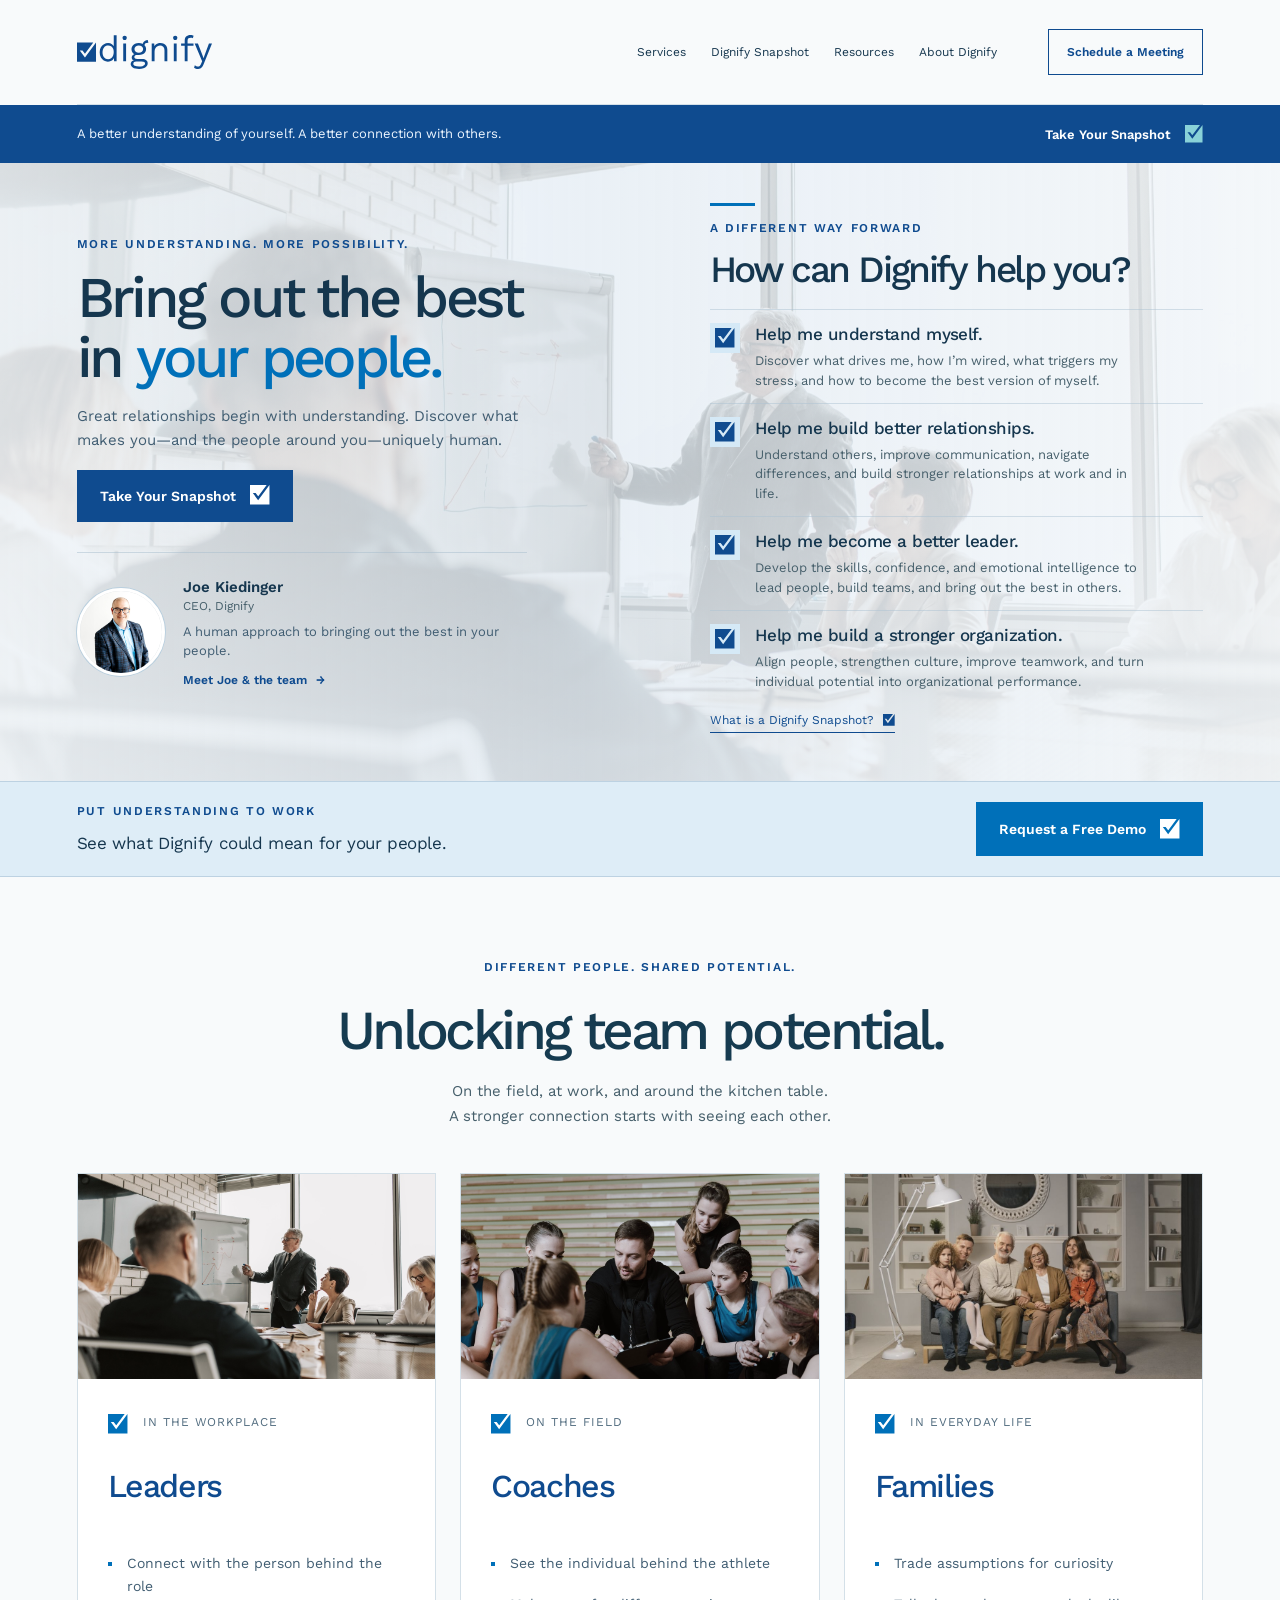
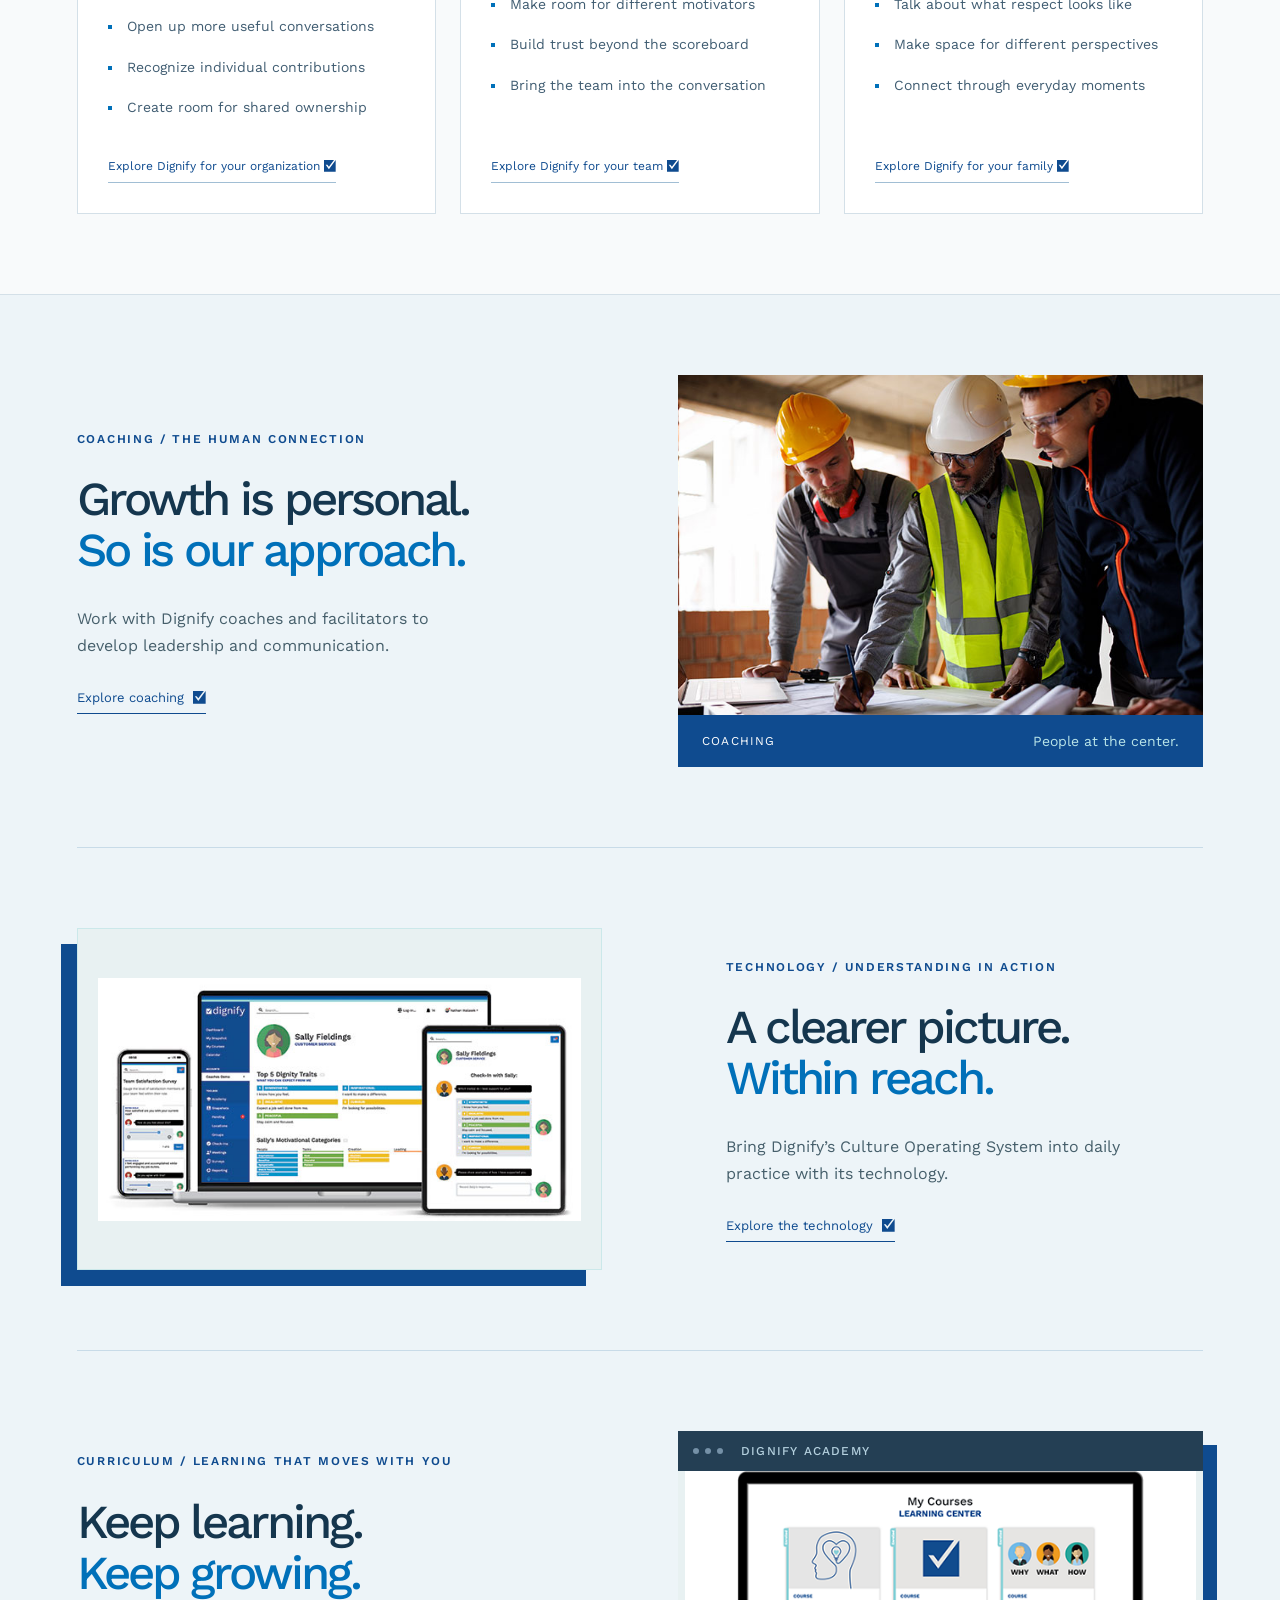
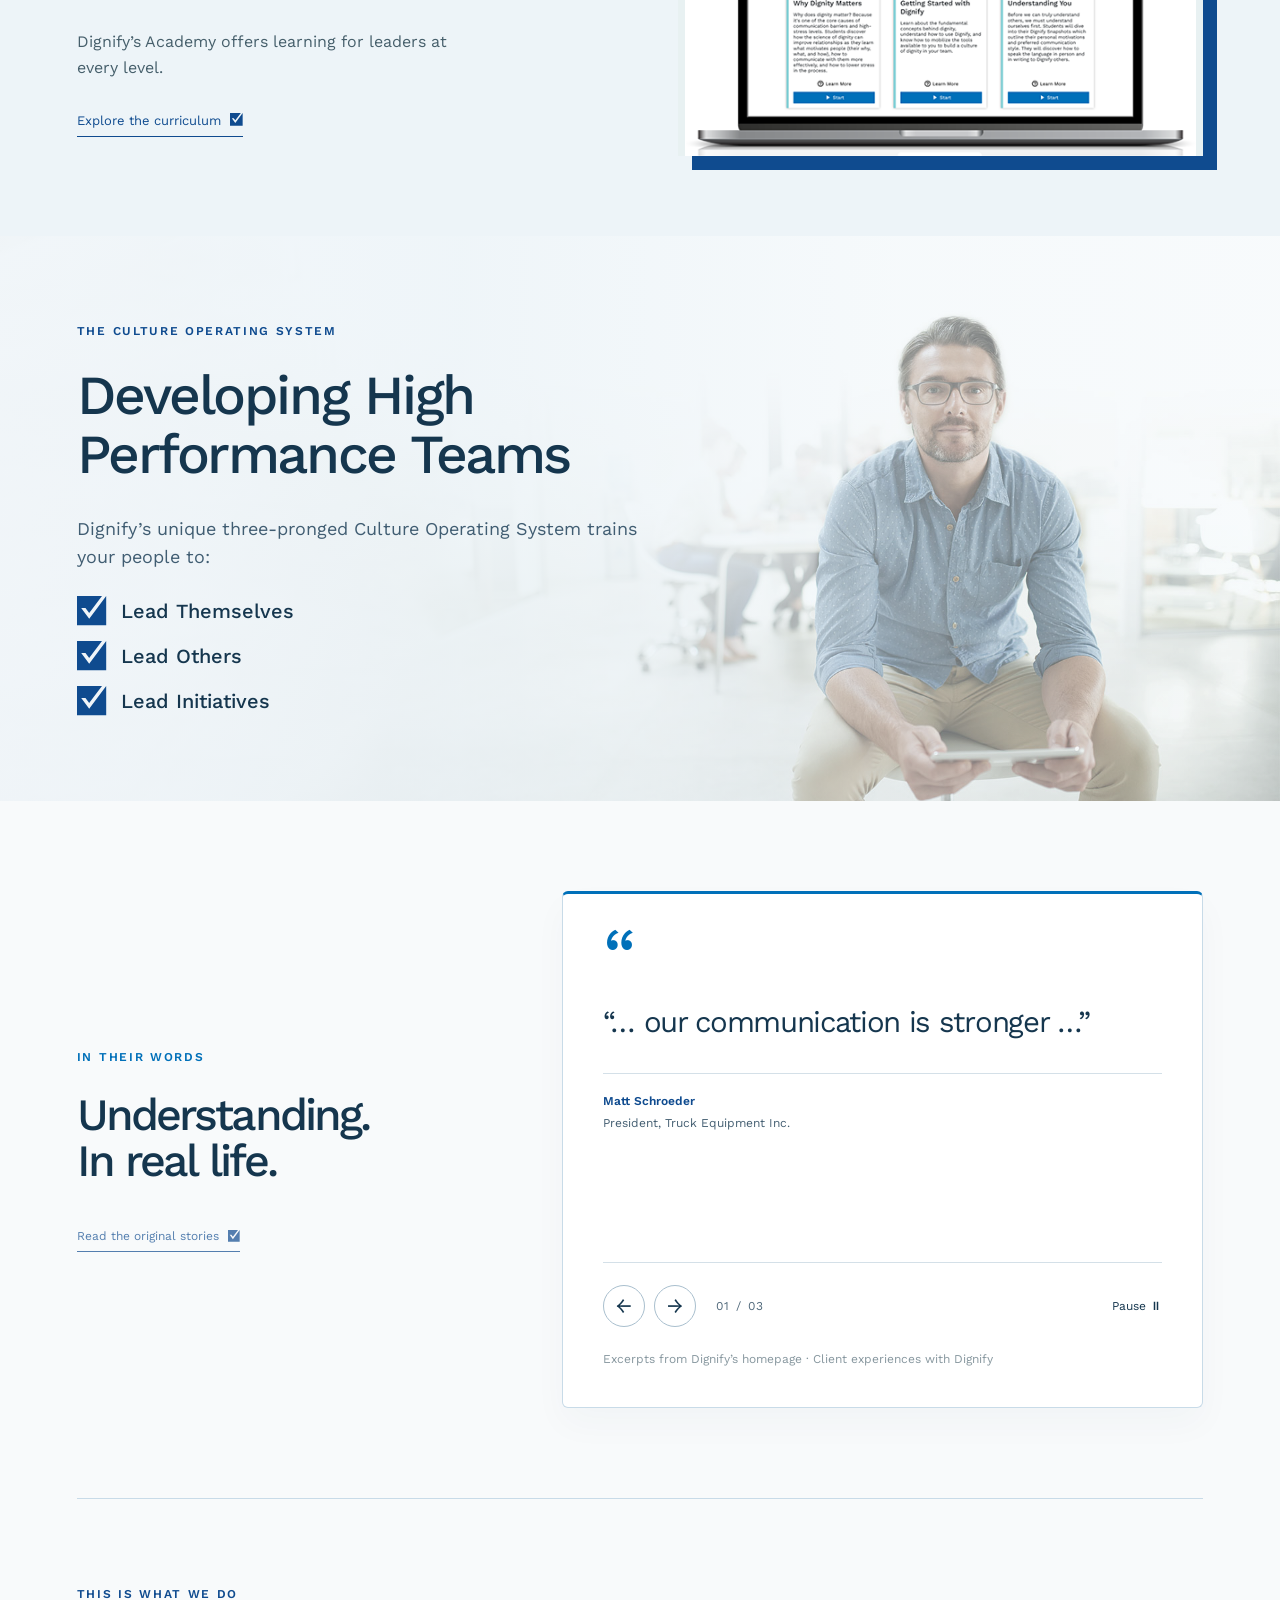
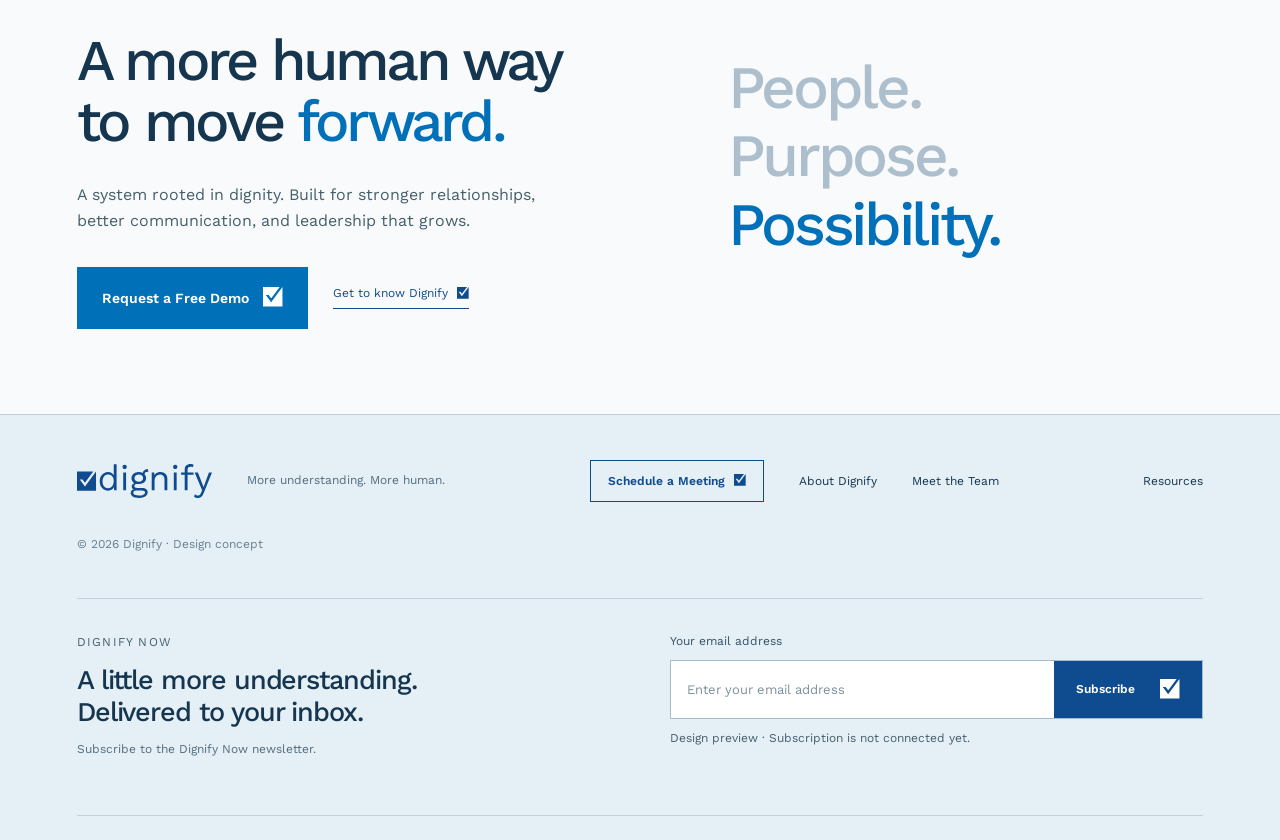
<file: index.html>
<!doctype html><html lang="en"><head><meta charset="UTF-8"><meta name="viewport" content="width=device-width,initial-scale=1"><meta http-equiv="refresh" content="0;url=02-common-ground.html"><title>Dignify</title></head><body><a href="02-common-ground.html">Explore Dignify</a></body></html>
</file>
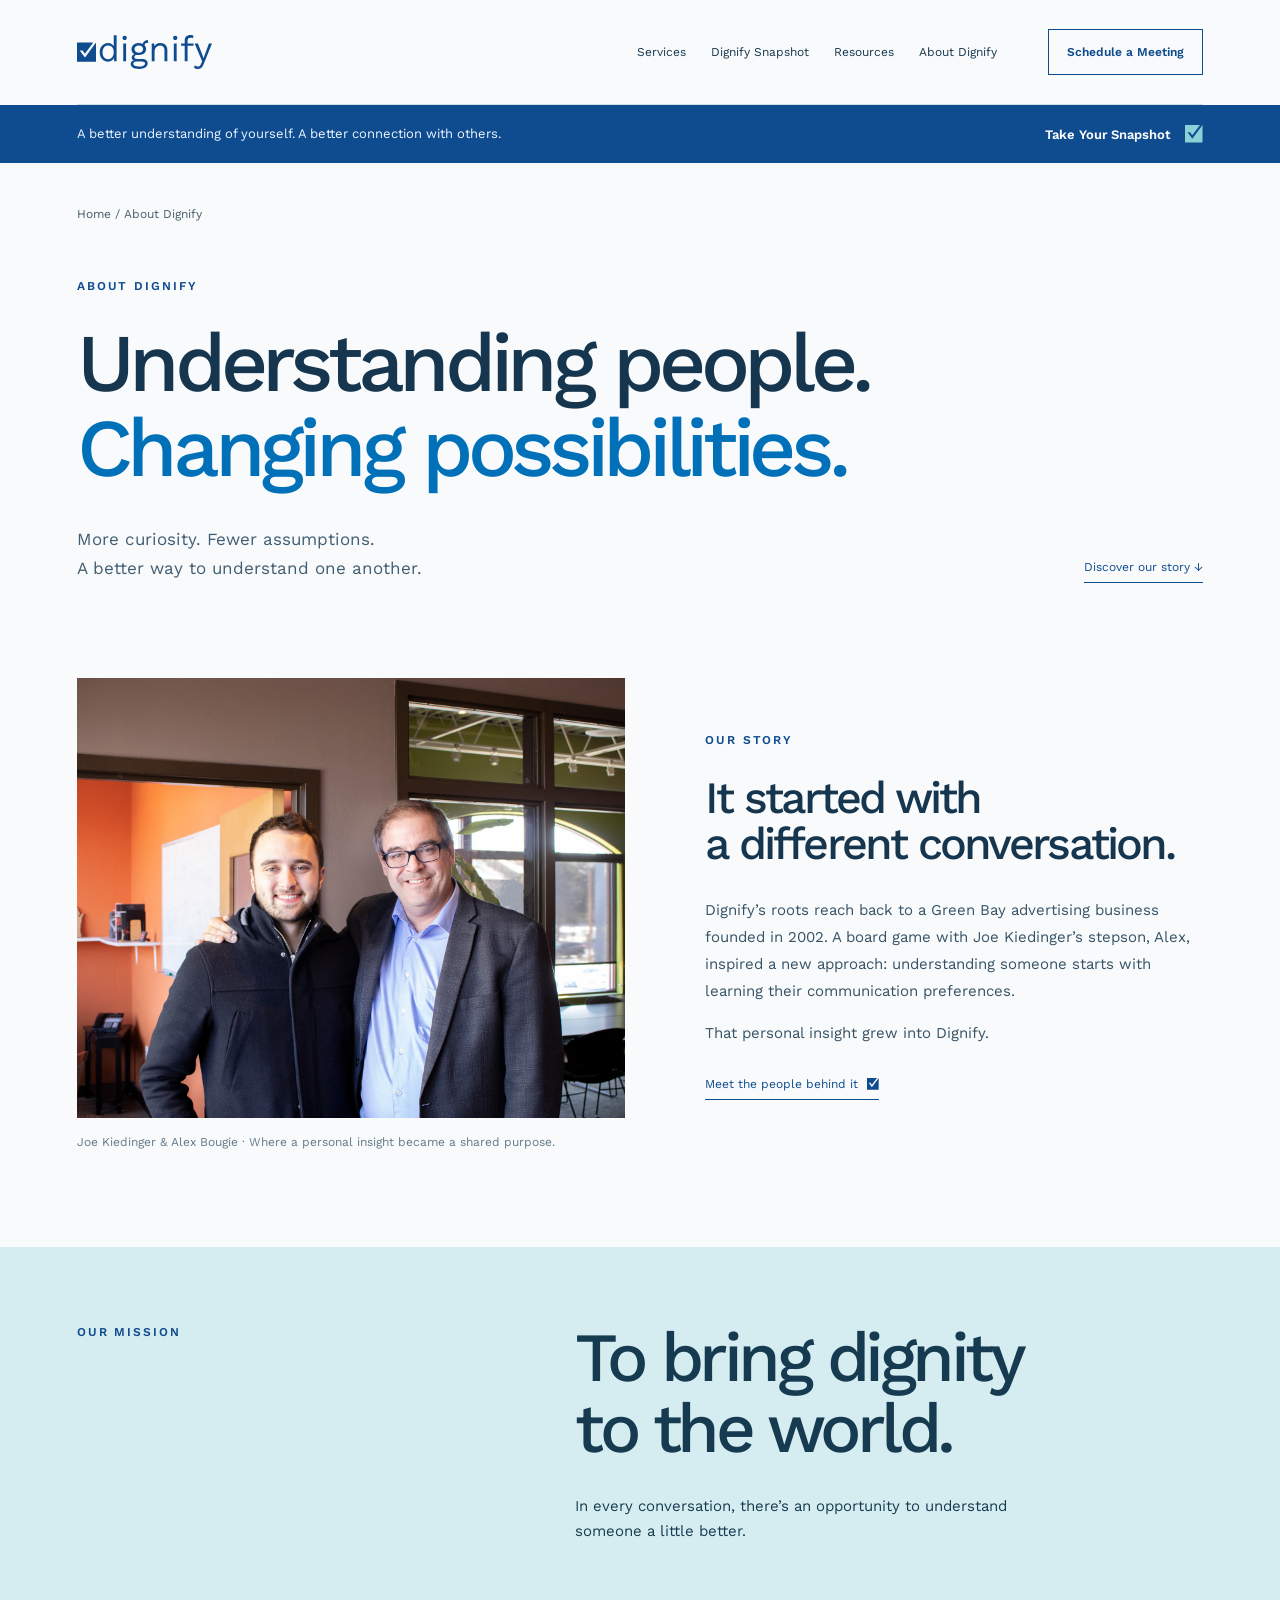
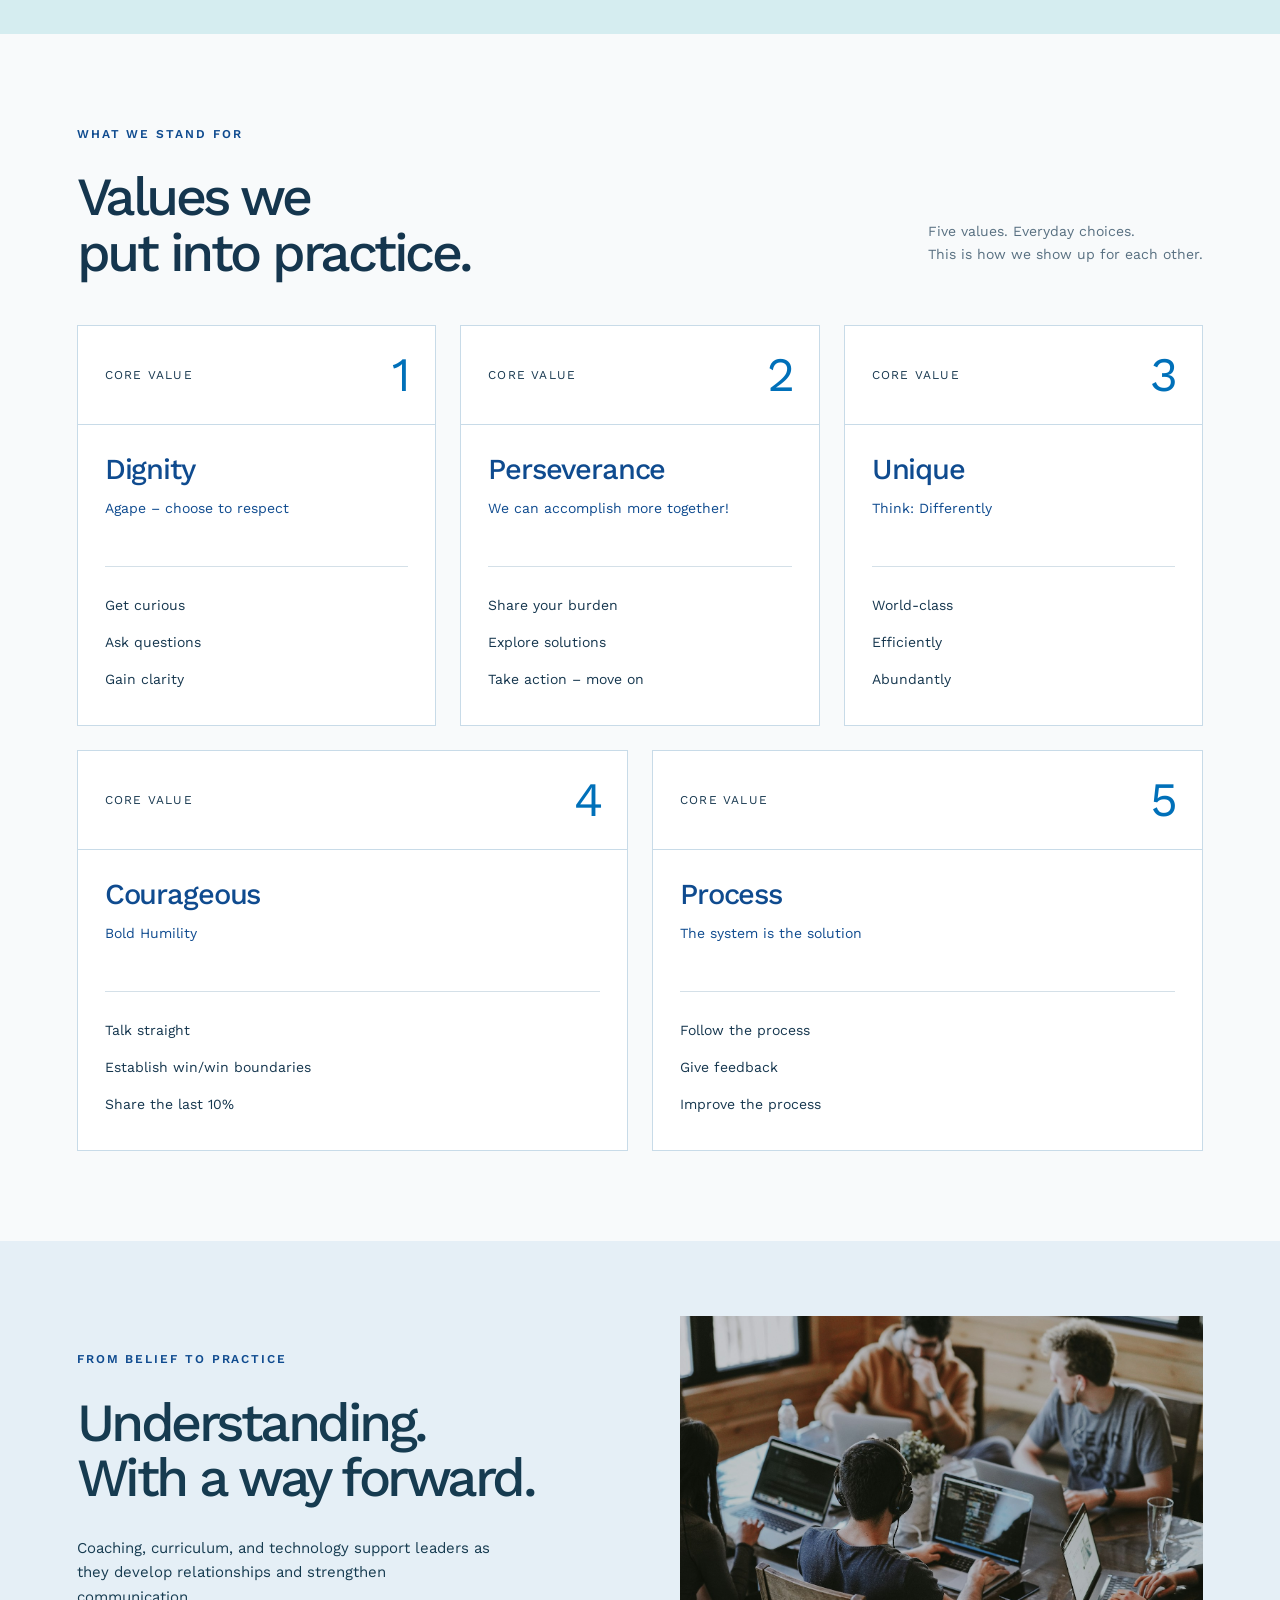
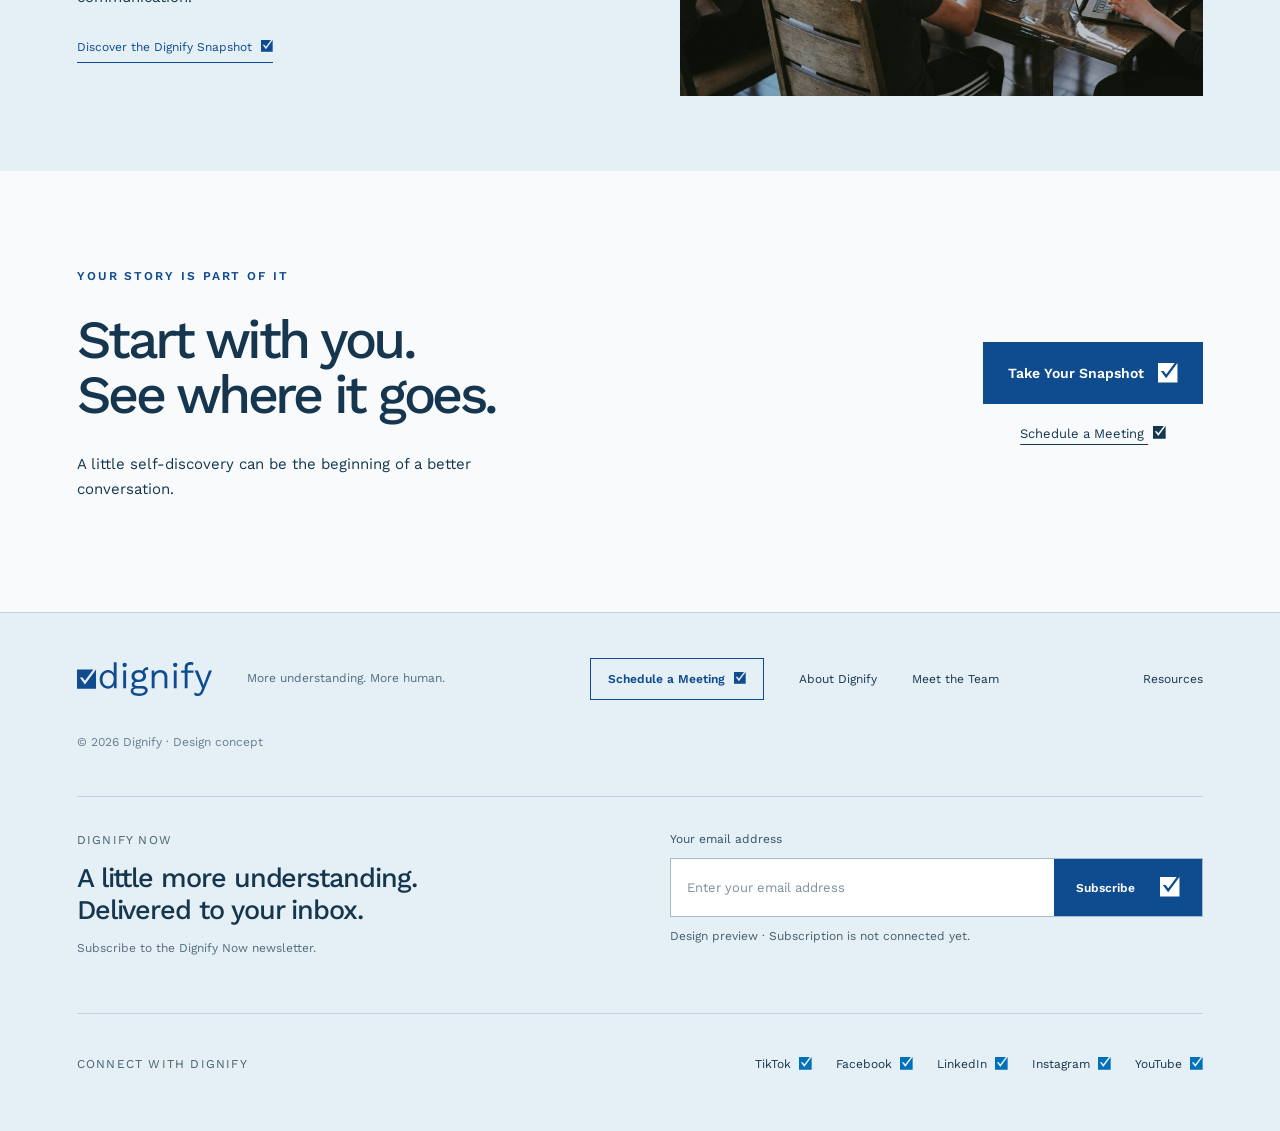
<file: 02-about.html>
<!doctype html><html lang="en"><head><meta charset="UTF-8"><meta name="viewport" content="width=device-width, initial-scale=1"><title>About Dignify | Dignify</title><link rel="stylesheet" href="fonts.css"><link rel="stylesheet" href="styles.css?v=closer-arrows"><link rel="stylesheet" href="light-theme.css?v=approved-light"></head><body class="depth light-theme about-page"><a class="skip" href="#main">Skip to content</a><header class="wrap"><a href="02-common-ground.html" aria-label="Dignify home"><img class="logo" src="logo-color.svg" alt="Dignify"></a><button class="menu" aria-expanded="false" aria-controls="navigation">Menu +</button><nav id="navigation"><a href="02-common-ground.html#services">Services</a><a href="02-common-ground.html#snapshot">Dignify Snapshot</a><a href="02-article.html">Resources</a><a href="02-about.html">About Dignify</a><a class="meeting-mobile" href="https://www.dignify.com/free-demo">Schedule a Meeting <svg class="dignify-check" width="23" height="23" viewBox="0 0 23 23" fill="none" xmlns="http://www.w3.org/2000/svg" aria-hidden="true" focusable="false"><path d="M9.35598 17.5151L3.23927 9.24935H6.49577L9.35598 13.0285L9.73504 12.5108L9.75227 12.528L19.1599 0H0V22.3986H22.382V0L9.35598 17.5151Z" fill="currentColor"/></svg></a></nav><div class="nav-cta"><a class="meeting-link" href="https://www.dignify.com/free-demo">Schedule a Meeting</a></div></header><main id="main"><div class="snapshot-strip"><div class="wrap"><p>A better understanding of yourself. A better connection with others.</p><a href="https://app.dignify.com/register">Take Your Snapshot <span><svg class="dignify-check" width="23" height="23" viewBox="0 0 23 23" fill="none" xmlns="http://www.w3.org/2000/svg" aria-hidden="true" focusable="false"><path d="M9.35598 17.5151L3.23927 9.24935H6.49577L9.35598 13.0285L9.73504 12.5108L9.75227 12.528L19.1599 0H0V22.3986H22.382V0L9.35598 17.5151Z" fill="currentColor"/></svg></span></a></div></div><section class="about-hero wrap"><a class="breadcrumb" href="02-common-ground.html">Home / About Dignify</a><p class="eyebrow">ABOUT DIGNIFY</p><h1>Understanding people.<br><em>Changing possibilities.</em></h1><div class="about-hero-bottom"><p class="intro">More curiosity. Fewer assumptions.<br>A better way to understand one another.</p><a class="text-link" href="#story">Discover our story ↓</a></div></section><section class="about-story wrap" id="story"><figure class="founder-photo"><img src="joe-alex.jpg" alt="Joe Kiedinger and Alex Bougie together in Dignify’s office lobby"><figcaption>Joe Kiedinger & Alex Bougie · Where a personal insight became a shared purpose.</figcaption></figure><div class="story-copy"><p class="eyebrow">OUR STORY</p><h2>It started with<br>a different conversation.</h2><p>Dignify’s roots reach back to a Green Bay advertising business founded in 2002. A board game with Joe Kiedinger’s stepson, Alex, inspired a new approach: understanding someone starts with learning their communication preferences.</p><p>That personal insight grew into Dignify.</p><a class="text-link" href="02-team.html">Meet the people behind it <svg class="dignify-check" width="23" height="23" viewBox="0 0 23 23" fill="none" xmlns="http://www.w3.org/2000/svg" aria-hidden="true" focusable="false"><path d="M9.35598 17.5151L3.23927 9.24935H6.49577L9.35598 13.0285L9.73504 12.5108L9.75227 12.528L19.1599 0H0V22.3986H22.382V0L9.35598 17.5151Z" fill="currentColor"/></svg></a></div></section><section class="about-mission"><div class="wrap"><p class="eyebrow">OUR MISSION</p><h2>To bring dignity<br>to the world.</h2><p>In every conversation, there’s an opportunity to understand someone a little better.</p></div></section><section class="values-section wrap" id="values"><div class="values-heading"><div><p class="eyebrow">WHAT WE STAND FOR</p><h2>Values we<br>put into practice.</h2></div><p>Five values. Everyday choices.<br>This is how we show up for each other.</p></div><div class="values-grid"><article class="value-card"><div class="value-top"><span>CORE VALUE</span><b aria-hidden="true">1</b></div><div class="value-body"><h3>Dignity</h3><p class="value-principle">Agape – choose to respect</p><ul><li>Get curious</li><li>Ask questions</li><li>Gain clarity</li></ul></div></article><article class="value-card"><div class="value-top"><span>CORE VALUE</span><b aria-hidden="true">2</b></div><div class="value-body"><h3>Perseverance</h3><p class="value-principle">We can accomplish more together!</p><ul><li>Share your burden</li><li>Explore solutions</li><li>Take action – move on</li></ul></div></article><article class="value-card"><div class="value-top"><span>CORE VALUE</span><b aria-hidden="true">3</b></div><div class="value-body"><h3>Unique</h3><p class="value-principle">Think: Differently</p><ul><li>World-class</li><li>Efficiently</li><li>Abundantly</li></ul></div></article><article class="value-card"><div class="value-top"><span>CORE VALUE</span><b aria-hidden="true">4</b></div><div class="value-body"><h3>Courageous</h3><p class="value-principle">Bold Humility</p><ul><li>Talk straight</li><li>Establish win/win boundaries</li><li>Share the last 10%</li></ul></div></article><article class="value-card"><div class="value-top"><span>CORE VALUE</span><b aria-hidden="true">5</b></div><div class="value-body"><h3>Process</h3><p class="value-principle">The system is the solution</p><ul><li>Follow the process</li><li>Give feedback</li><li>Improve the process</li></ul></div></article></div></section><section class="about-approach"><div class="wrap approach-inner"><div><p class="eyebrow">FROM BELIEF TO PRACTICE</p><h2>Understanding.<br>With a way forward.</h2><p>Coaching, curriculum, and technology support leaders as they develop relationships and strengthen communication.</p><a class="text-link" href="02-common-ground.html#snapshot">Discover the Dignify Snapshot <svg class="dignify-check" width="23" height="23" viewBox="0 0 23 23" fill="none" xmlns="http://www.w3.org/2000/svg" aria-hidden="true" focusable="false"><path d="M9.35598 17.5151L3.23927 9.24935H6.49577L9.35598 13.0285L9.73504 12.5108L9.75227 12.528L19.1599 0H0V22.3986H22.382V0L9.35598 17.5151Z" fill="currentColor"/></svg></a></div><img src="collaboration.jpg" alt="People bringing different perspectives to a shared conversation" loading="lazy"></div></section><section class="team-invitation wrap"><div><p class="eyebrow">YOUR STORY IS PART OF IT</p><h2>Start with you.<br>See where it goes.</h2><p>A little self-discovery can be the beginning of a better conversation.</p></div><div><a class="button" href="https://app.dignify.com/register">Take Your Snapshot <span><svg class="dignify-check" width="23" height="23" viewBox="0 0 23 23" fill="none" xmlns="http://www.w3.org/2000/svg" aria-hidden="true" focusable="false"><path d="M9.35598 17.5151L3.23927 9.24935H6.49577L9.35598 13.0285L9.73504 12.5108L9.75227 12.528L19.1599 0H0V22.3986H22.382V0L9.35598 17.5151Z" fill="currentColor"/></svg></span></a><a class="team-snapshot-link" href="https://www.dignify.com/free-demo">Schedule a Meeting <svg class="dignify-check" width="23" height="23" viewBox="0 0 23 23" fill="none" xmlns="http://www.w3.org/2000/svg" aria-hidden="true" focusable="false"><path d="M9.35598 17.5151L3.23927 9.24935H6.49577L9.35598 13.0285L9.73504 12.5108L9.75227 12.528L19.1599 0H0V22.3986H22.382V0L9.35598 17.5151Z" fill="currentColor"/></svg></a></div></section></main><footer class="wrap"><img class="logo" src="logo-color.svg" alt="Dignify"><p>More understanding. More human.</p><a class="footer-meeting" href="https://www.dignify.com/free-demo">Schedule a Meeting <svg class="dignify-check" width="23" height="23" viewBox="0 0 23 23" fill="none" xmlns="http://www.w3.org/2000/svg" aria-hidden="true" focusable="false"><path d="M9.35598 17.5151L3.23927 9.24935H6.49577L9.35598 13.0285L9.73504 12.5108L9.75227 12.528L19.1599 0H0V22.3986H22.382V0L9.35598 17.5151Z" fill="currentColor"/></svg></a><a class="interior-about" href="02-about.html">About Dignify</a><a class="interior-team" href="02-team.html">Meet the Team</a><a href="02-article.html">Resources</a><small>© 2026 Dignify · Design concept</small><div class="footer-newsletter"><div><span class="footer-social-label">DIGNIFY NOW</span><h3>A little more understanding.<br>Delivered to your inbox.</h3><p>Subscribe to the Dignify Now newsletter.</p></div><form class="newsletter-form"><label for="newsletter-email">Your email address</label><div class="newsletter-input-row"><input id="newsletter-email" name="email" type="email" autocomplete="email" placeholder="Enter your email address" required><button type="submit">Subscribe <span aria-hidden="true"><svg class="dignify-check" width="23" height="23" viewBox="0 0 23 23" fill="none" xmlns="http://www.w3.org/2000/svg" aria-hidden="true" focusable="false"><path d="M9.35598 17.5151L3.23927 9.24935H6.49577L9.35598 13.0285L9.73504 12.5108L9.75227 12.528L19.1599 0H0V22.3986H22.382V0L9.35598 17.5151Z" fill="currentColor"/></svg></span></button></div><p class="newsletter-status" role="status">Design preview · Subscription is not connected yet.</p></form></div><div class="footer-social"><span class="footer-social-label">Connect with Dignify</span><ul aria-label="Dignify on social media"><li><a href="https://www.tiktok.com/@getdignified/" target="_blank" rel="noopener noreferrer" aria-label="Dignify on TikTok (opens in a new tab)">TikTok<span aria-hidden="true"><svg class="dignify-check" width="23" height="23" viewBox="0 0 23 23" fill="none" xmlns="http://www.w3.org/2000/svg" aria-hidden="true" focusable="false"><path d="M9.35598 17.5151L3.23927 9.24935H6.49577L9.35598 13.0285L9.73504 12.5108L9.75227 12.528L19.1599 0H0V22.3986H22.382V0L9.35598 17.5151Z" fill="currentColor"/></svg></span></a></li><li><a href="https://www.facebook.com/DignifyInc" target="_blank" rel="noopener noreferrer" aria-label="Dignify on Facebook (opens in a new tab)">Facebook<span aria-hidden="true"><svg class="dignify-check" width="23" height="23" viewBox="0 0 23 23" fill="none" xmlns="http://www.w3.org/2000/svg" aria-hidden="true" focusable="false"><path d="M9.35598 17.5151L3.23927 9.24935H6.49577L9.35598 13.0285L9.73504 12.5108L9.75227 12.528L19.1599 0H0V22.3986H22.382V0L9.35598 17.5151Z" fill="currentColor"/></svg></span></a></li><li><a href="https://www.linkedin.com/company/wearedignify/" target="_blank" rel="noopener noreferrer" aria-label="Dignify on LinkedIn (opens in a new tab)">LinkedIn<span aria-hidden="true"><svg class="dignify-check" width="23" height="23" viewBox="0 0 23 23" fill="none" xmlns="http://www.w3.org/2000/svg" aria-hidden="true" focusable="false"><path d="M9.35598 17.5151L3.23927 9.24935H6.49577L9.35598 13.0285L9.73504 12.5108L9.75227 12.528L19.1599 0H0V22.3986H22.382V0L9.35598 17.5151Z" fill="currentColor"/></svg></span></a></li><li><a href="https://www.instagram.com/dignify_inc/" target="_blank" rel="noopener noreferrer" aria-label="Dignify on Instagram (opens in a new tab)">Instagram<span aria-hidden="true"><svg class="dignify-check" width="23" height="23" viewBox="0 0 23 23" fill="none" xmlns="http://www.w3.org/2000/svg" aria-hidden="true" focusable="false"><path d="M9.35598 17.5151L3.23927 9.24935H6.49577L9.35598 13.0285L9.73504 12.5108L9.75227 12.528L19.1599 0H0V22.3986H22.382V0L9.35598 17.5151Z" fill="currentColor"/></svg></span></a></li><li><a href="https://www.youtube.com/@Dignify_Inc" target="_blank" rel="noopener noreferrer" aria-label="Dignify on YouTube (opens in a new tab)">YouTube<span aria-hidden="true"><svg class="dignify-check" width="23" height="23" viewBox="0 0 23 23" fill="none" xmlns="http://www.w3.org/2000/svg" aria-hidden="true" focusable="false"><path d="M9.35598 17.5151L3.23927 9.24935H6.49577L9.35598 13.0285L9.73504 12.5108L9.75227 12.528L19.1599 0H0V22.3986H22.382V0L9.35598 17.5151Z" fill="currentColor"/></svg></span></a></li></ul></div></footer><script src="script.js"></script></body></html>
</file>
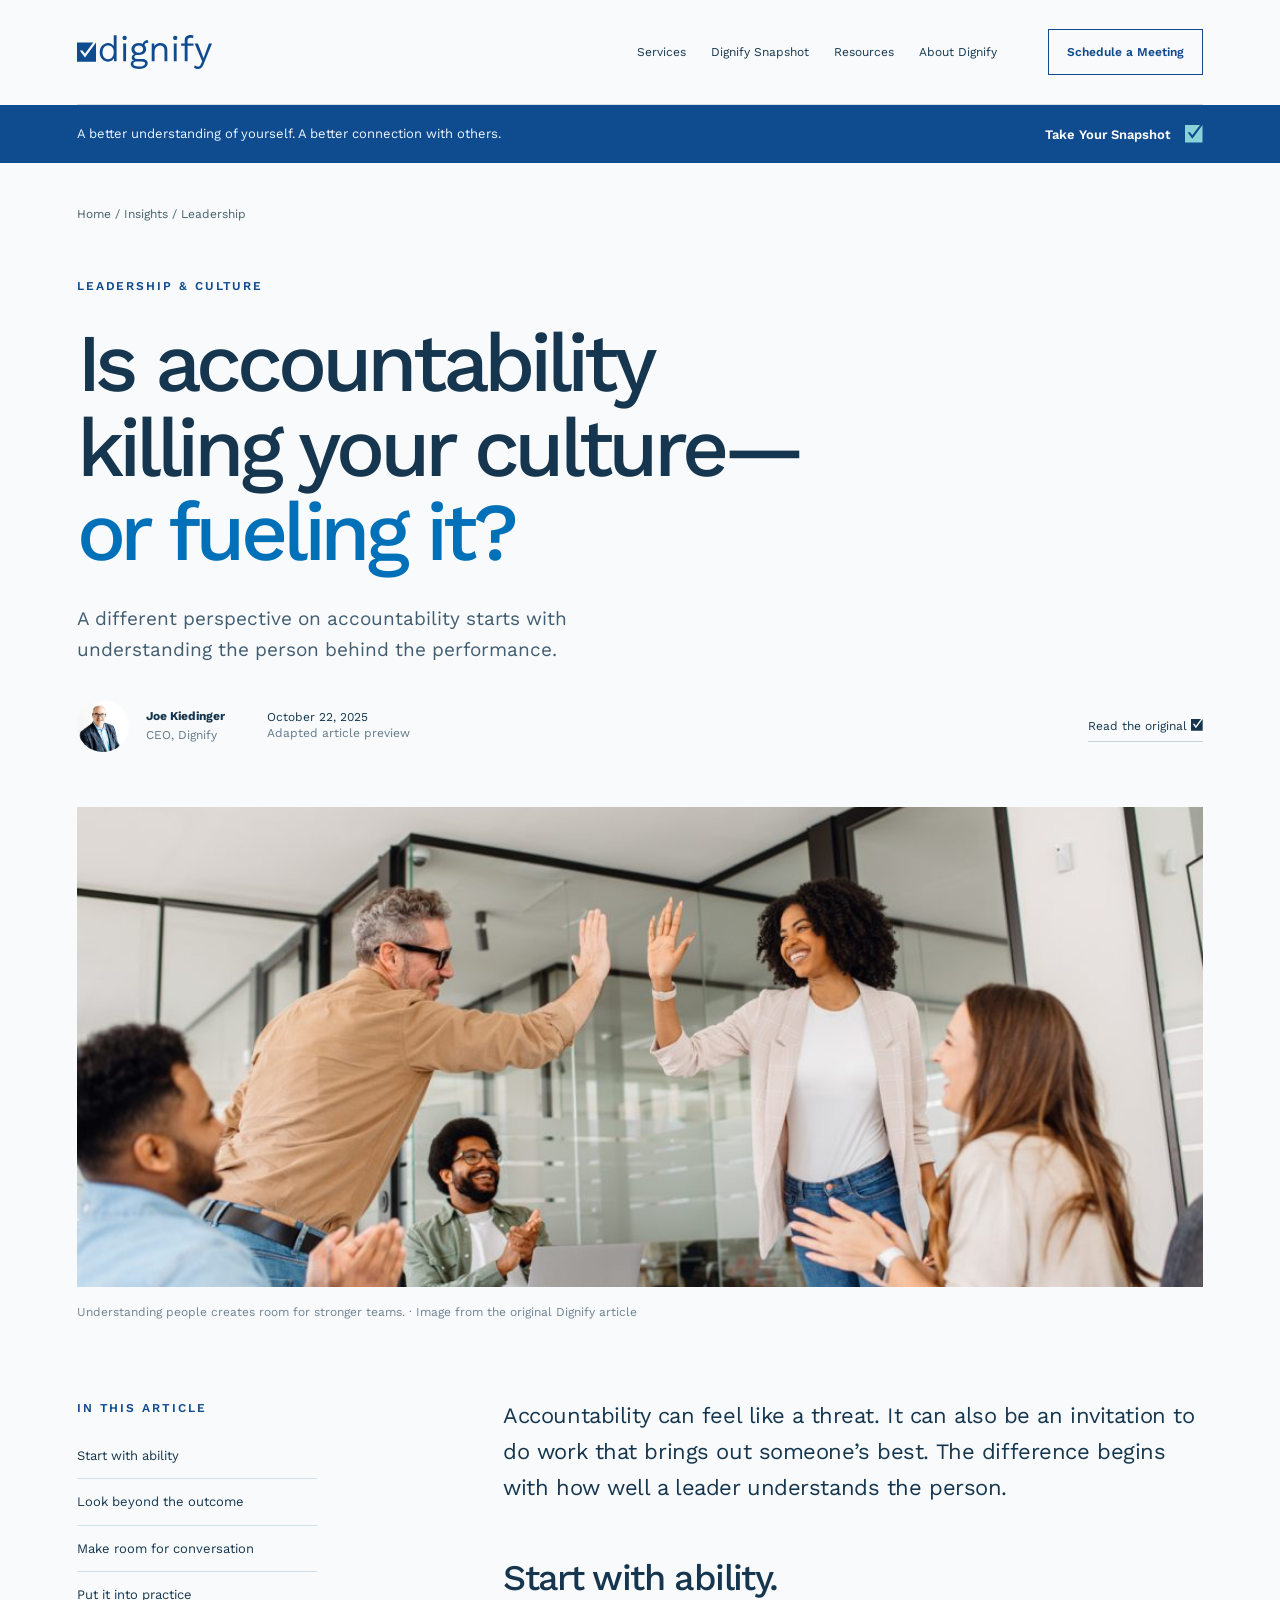
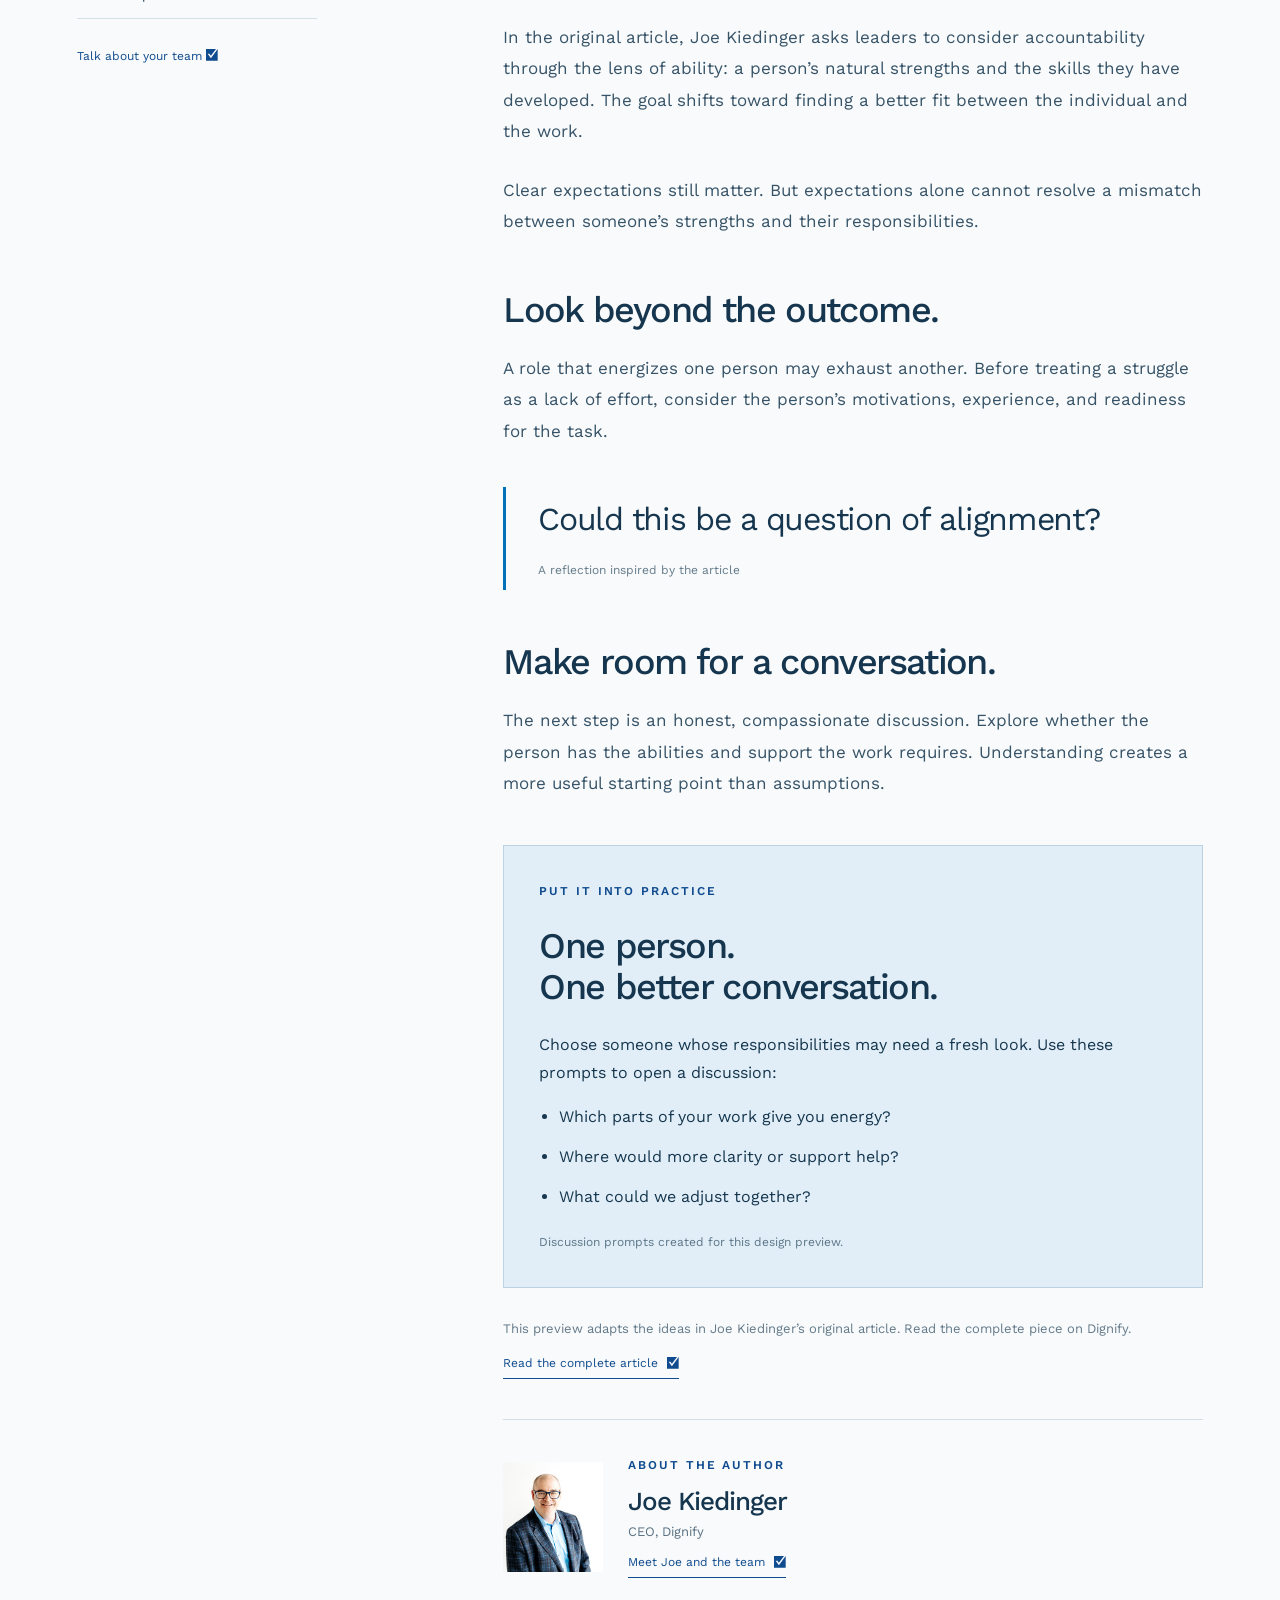
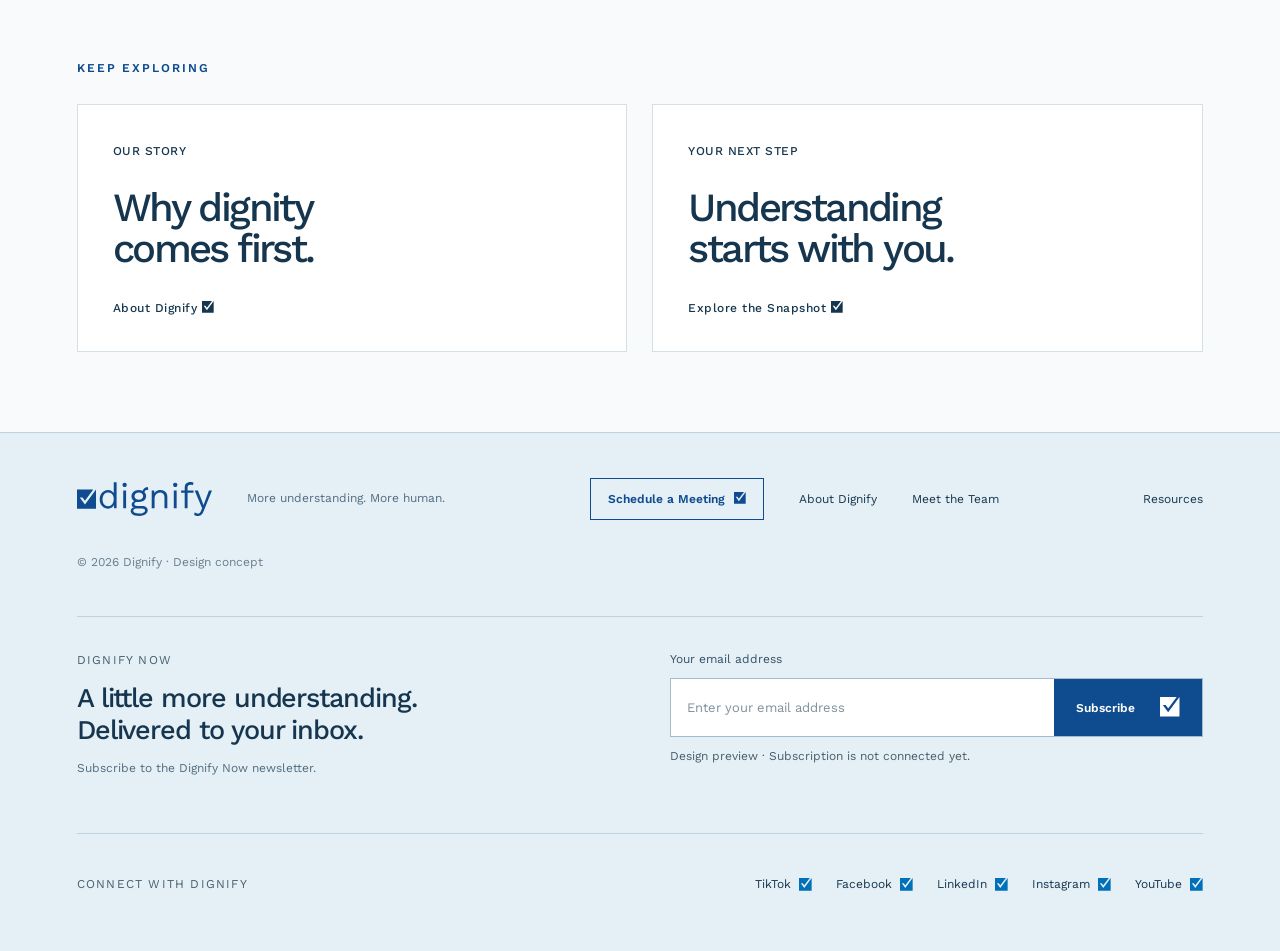
<file: 02-article.html>
<!doctype html><html lang="en"><head><meta charset="UTF-8"><meta name="viewport" content="width=device-width, initial-scale=1"><title>Accountability & Culture | Dignify</title><link rel="stylesheet" href="fonts.css"><link rel="stylesheet" href="styles.css?v=closer-arrows"><link rel="stylesheet" href="light-theme.css?v=approved-light"></head><body class="depth light-theme blog-page"><a class="skip" href="#main">Skip to content</a><header class="wrap"><a href="02-common-ground.html" aria-label="Dignify home"><img class="logo" src="logo-color.svg" alt="Dignify"></a><button class="menu" aria-expanded="false" aria-controls="navigation">Menu +</button><nav id="navigation"><a href="02-common-ground.html#services">Services</a><a href="02-common-ground.html#snapshot">Dignify Snapshot</a><a href="02-article.html">Resources</a><a href="02-about.html">About Dignify</a><a class="meeting-mobile" href="https://www.dignify.com/free-demo">Schedule a Meeting <svg class="dignify-check" width="23" height="23" viewBox="0 0 23 23" fill="none" xmlns="http://www.w3.org/2000/svg" aria-hidden="true" focusable="false"><path d="M9.35598 17.5151L3.23927 9.24935H6.49577L9.35598 13.0285L9.73504 12.5108L9.75227 12.528L19.1599 0H0V22.3986H22.382V0L9.35598 17.5151Z" fill="currentColor"/></svg></a></nav><div class="nav-cta"><a class="meeting-link" href="https://www.dignify.com/free-demo">Schedule a Meeting</a></div></header><main id="main"><div class="snapshot-strip"><div class="wrap"><p>A better understanding of yourself. A better connection with others.</p><a href="https://app.dignify.com/register">Take Your Snapshot <span><svg class="dignify-check" width="23" height="23" viewBox="0 0 23 23" fill="none" xmlns="http://www.w3.org/2000/svg" aria-hidden="true" focusable="false"><path d="M9.35598 17.5151L3.23927 9.24935H6.49577L9.35598 13.0285L9.73504 12.5108L9.75227 12.528L19.1599 0H0V22.3986H22.382V0L9.35598 17.5151Z" fill="currentColor"/></svg></span></a></div></div><article><div class="article-header wrap"><a class="breadcrumb" href="02-common-ground.html">Home / Insights / Leadership</a><div class="article-title"><p class="eyebrow">LEADERSHIP & CULTURE</p><h1>Is accountability<br>killing your culture—<br><em>or fueling it?</em></h1><p class="article-deck">A different perspective on accountability starts with understanding the person behind the performance.</p></div><div class="article-meta"><img src="team-joe-kiedinger.jpg" alt="Joe Kiedinger"><div><strong>Joe Kiedinger</strong><span>CEO, Dignify</span></div><div class="article-date"><time datetime="2025-10-22">October 22, 2025</time><span>Adapted article preview</span></div><a href="https://www.dignify.com/blog/is-accountability-killing-your-culture-or-fueling-it/" target="_blank" rel="noopener">Read the original <svg class="dignify-check" width="23" height="23" viewBox="0 0 23 23" fill="none" xmlns="http://www.w3.org/2000/svg" aria-hidden="true" focusable="false"><path d="M9.35598 17.5151L3.23927 9.24935H6.49577L9.35598 13.0285L9.73504 12.5108L9.75227 12.528L19.1599 0H0V22.3986H22.382V0L9.35598 17.5151Z" fill="currentColor"/></svg></a></div></div><figure class="article-cover wrap"><img src="accountability-team.jpg" alt="Colleagues celebrating a shared achievement with a high-five"><figcaption>Understanding people creates room for stronger teams. · Image from the original Dignify article</figcaption></figure><div class="article-layout wrap"><aside class="article-sidebar"><p class="eyebrow">IN THIS ARTICLE</p><nav aria-label="Article contents"><a href="#alignment">Start with ability</a><a href="#understanding">Look beyond the outcome</a><a href="#conversation">Make room for conversation</a><a href="#action">Put it into practice</a></nav><a class="article-meeting" href="https://www.dignify.com/free-demo">Talk about your team <svg class="dignify-check" width="23" height="23" viewBox="0 0 23 23" fill="none" xmlns="http://www.w3.org/2000/svg" aria-hidden="true" focusable="false"><path d="M9.35598 17.5151L3.23927 9.24935H6.49577L9.35598 13.0285L9.73504 12.5108L9.75227 12.528L19.1599 0H0V22.3986H22.382V0L9.35598 17.5151Z" fill="currentColor"/></svg></a></aside><div class="article-prose"><p class="article-lead">Accountability can feel like a threat. It can also be an invitation to do work that brings out someone’s best. The difference begins with how well a leader understands the person.</p><h2 id="alignment">Start with ability.</h2><p>In the original article, Joe Kiedinger asks leaders to consider accountability through the lens of ability: a person’s natural strengths and the skills they have developed. The goal shifts toward finding a better fit between the individual and the work.</p><p>Clear expectations still matter. But expectations alone cannot resolve a mismatch between someone’s strengths and their responsibilities.</p><h2 id="understanding">Look beyond the outcome.</h2><p>A role that energizes one person may exhaust another. Before treating a struggle as a lack of effort, consider the person’s motivations, experience, and readiness for the task.</p><aside class="article-pullquote"><p>Could this be a question of alignment?</p><span>A reflection inspired by the article</span></aside><h2 id="conversation">Make room for a conversation.</h2><p>The next step is an honest, compassionate discussion. Explore whether the person has the abilities and support the work requires. Understanding creates a more useful starting point than assumptions.</p><section class="article-action" id="action"><p class="eyebrow">PUT IT INTO PRACTICE</p><h2>One person.<br>One better conversation.</h2><p>Choose someone whose responsibilities may need a fresh look. Use these prompts to open a discussion:</p><ul><li>Which parts of your work give you energy?</li><li>Where would more clarity or support help?</li><li>What could we adjust together?</li></ul><span class="article-action-note">Discussion prompts created for this design preview.</span></section><div class="article-source"><p>This preview adapts the ideas in Joe Kiedinger’s original article. Read the complete piece on Dignify.</p><a class="text-link" href="https://www.dignify.com/blog/is-accountability-killing-your-culture-or-fueling-it/" target="_blank" rel="noopener">Read the complete article <svg class="dignify-check" width="23" height="23" viewBox="0 0 23 23" fill="none" xmlns="http://www.w3.org/2000/svg" aria-hidden="true" focusable="false"><path d="M9.35598 17.5151L3.23927 9.24935H6.49577L9.35598 13.0285L9.73504 12.5108L9.75227 12.528L19.1599 0H0V22.3986H22.382V0L9.35598 17.5151Z" fill="currentColor"/></svg></a></div><div class="article-author"><img src="team-joe-kiedinger.jpg" alt=""><div><p class="eyebrow">ABOUT THE AUTHOR</p><h3>Joe Kiedinger</h3><p>CEO, Dignify</p><a class="text-link" href="02-team.html">Meet Joe and the team <svg class="dignify-check" width="23" height="23" viewBox="0 0 23 23" fill="none" xmlns="http://www.w3.org/2000/svg" aria-hidden="true" focusable="false"><path d="M9.35598 17.5151L3.23927 9.24935H6.49577L9.35598 13.0285L9.73504 12.5108L9.75227 12.528L19.1599 0H0V22.3986H22.382V0L9.35598 17.5151Z" fill="currentColor"/></svg></a></div></div></div></div></article><section class="blog-next wrap"><p class="eyebrow">KEEP EXPLORING</p><div><a href="02-about.html"><span>OUR STORY</span><h2>Why dignity<br>comes first.</h2><b>About Dignify <svg class="dignify-check" width="23" height="23" viewBox="0 0 23 23" fill="none" xmlns="http://www.w3.org/2000/svg" aria-hidden="true" focusable="false"><path d="M9.35598 17.5151L3.23927 9.24935H6.49577L9.35598 13.0285L9.73504 12.5108L9.75227 12.528L19.1599 0H0V22.3986H22.382V0L9.35598 17.5151Z" fill="currentColor"/></svg></b></a><a href="02-common-ground.html#snapshot"><span>YOUR NEXT STEP</span><h2>Understanding<br>starts with you.</h2><b>Explore the Snapshot <svg class="dignify-check" width="23" height="23" viewBox="0 0 23 23" fill="none" xmlns="http://www.w3.org/2000/svg" aria-hidden="true" focusable="false"><path d="M9.35598 17.5151L3.23927 9.24935H6.49577L9.35598 13.0285L9.73504 12.5108L9.75227 12.528L19.1599 0H0V22.3986H22.382V0L9.35598 17.5151Z" fill="currentColor"/></svg></b></a></div></section></main><footer class="wrap"><img class="logo" src="logo-color.svg" alt="Dignify"><p>More understanding. More human.</p><a class="footer-meeting" href="https://www.dignify.com/free-demo">Schedule a Meeting <svg class="dignify-check" width="23" height="23" viewBox="0 0 23 23" fill="none" xmlns="http://www.w3.org/2000/svg" aria-hidden="true" focusable="false"><path d="M9.35598 17.5151L3.23927 9.24935H6.49577L9.35598 13.0285L9.73504 12.5108L9.75227 12.528L19.1599 0H0V22.3986H22.382V0L9.35598 17.5151Z" fill="currentColor"/></svg></a><a class="interior-about" href="02-about.html">About Dignify</a><a class="interior-team" href="02-team.html">Meet the Team</a><a href="02-article.html">Resources</a><small>© 2026 Dignify · Design concept</small><div class="footer-newsletter"><div><span class="footer-social-label">DIGNIFY NOW</span><h3>A little more understanding.<br>Delivered to your inbox.</h3><p>Subscribe to the Dignify Now newsletter.</p></div><form class="newsletter-form"><label for="newsletter-email">Your email address</label><div class="newsletter-input-row"><input id="newsletter-email" name="email" type="email" autocomplete="email" placeholder="Enter your email address" required><button type="submit">Subscribe <span aria-hidden="true"><svg class="dignify-check" width="23" height="23" viewBox="0 0 23 23" fill="none" xmlns="http://www.w3.org/2000/svg" aria-hidden="true" focusable="false"><path d="M9.35598 17.5151L3.23927 9.24935H6.49577L9.35598 13.0285L9.73504 12.5108L9.75227 12.528L19.1599 0H0V22.3986H22.382V0L9.35598 17.5151Z" fill="currentColor"/></svg></span></button></div><p class="newsletter-status" role="status">Design preview · Subscription is not connected yet.</p></form></div><div class="footer-social"><span class="footer-social-label">Connect with Dignify</span><ul aria-label="Dignify on social media"><li><a href="https://www.tiktok.com/@getdignified/" target="_blank" rel="noopener noreferrer" aria-label="Dignify on TikTok (opens in a new tab)">TikTok<span aria-hidden="true"><svg class="dignify-check" width="23" height="23" viewBox="0 0 23 23" fill="none" xmlns="http://www.w3.org/2000/svg" aria-hidden="true" focusable="false"><path d="M9.35598 17.5151L3.23927 9.24935H6.49577L9.35598 13.0285L9.73504 12.5108L9.75227 12.528L19.1599 0H0V22.3986H22.382V0L9.35598 17.5151Z" fill="currentColor"/></svg></span></a></li><li><a href="https://www.facebook.com/DignifyInc" target="_blank" rel="noopener noreferrer" aria-label="Dignify on Facebook (opens in a new tab)">Facebook<span aria-hidden="true"><svg class="dignify-check" width="23" height="23" viewBox="0 0 23 23" fill="none" xmlns="http://www.w3.org/2000/svg" aria-hidden="true" focusable="false"><path d="M9.35598 17.5151L3.23927 9.24935H6.49577L9.35598 13.0285L9.73504 12.5108L9.75227 12.528L19.1599 0H0V22.3986H22.382V0L9.35598 17.5151Z" fill="currentColor"/></svg></span></a></li><li><a href="https://www.linkedin.com/company/wearedignify/" target="_blank" rel="noopener noreferrer" aria-label="Dignify on LinkedIn (opens in a new tab)">LinkedIn<span aria-hidden="true"><svg class="dignify-check" width="23" height="23" viewBox="0 0 23 23" fill="none" xmlns="http://www.w3.org/2000/svg" aria-hidden="true" focusable="false"><path d="M9.35598 17.5151L3.23927 9.24935H6.49577L9.35598 13.0285L9.73504 12.5108L9.75227 12.528L19.1599 0H0V22.3986H22.382V0L9.35598 17.5151Z" fill="currentColor"/></svg></span></a></li><li><a href="https://www.instagram.com/dignify_inc/" target="_blank" rel="noopener noreferrer" aria-label="Dignify on Instagram (opens in a new tab)">Instagram<span aria-hidden="true"><svg class="dignify-check" width="23" height="23" viewBox="0 0 23 23" fill="none" xmlns="http://www.w3.org/2000/svg" aria-hidden="true" focusable="false"><path d="M9.35598 17.5151L3.23927 9.24935H6.49577L9.35598 13.0285L9.73504 12.5108L9.75227 12.528L19.1599 0H0V22.3986H22.382V0L9.35598 17.5151Z" fill="currentColor"/></svg></span></a></li><li><a href="https://www.youtube.com/@Dignify_Inc" target="_blank" rel="noopener noreferrer" aria-label="Dignify on YouTube (opens in a new tab)">YouTube<span aria-hidden="true"><svg class="dignify-check" width="23" height="23" viewBox="0 0 23 23" fill="none" xmlns="http://www.w3.org/2000/svg" aria-hidden="true" focusable="false"><path d="M9.35598 17.5151L3.23927 9.24935H6.49577L9.35598 13.0285L9.73504 12.5108L9.75227 12.528L19.1599 0H0V22.3986H22.382V0L9.35598 17.5151Z" fill="currentColor"/></svg></span></a></li></ul></div></footer><script src="script.js"></script></body></html>
</file>
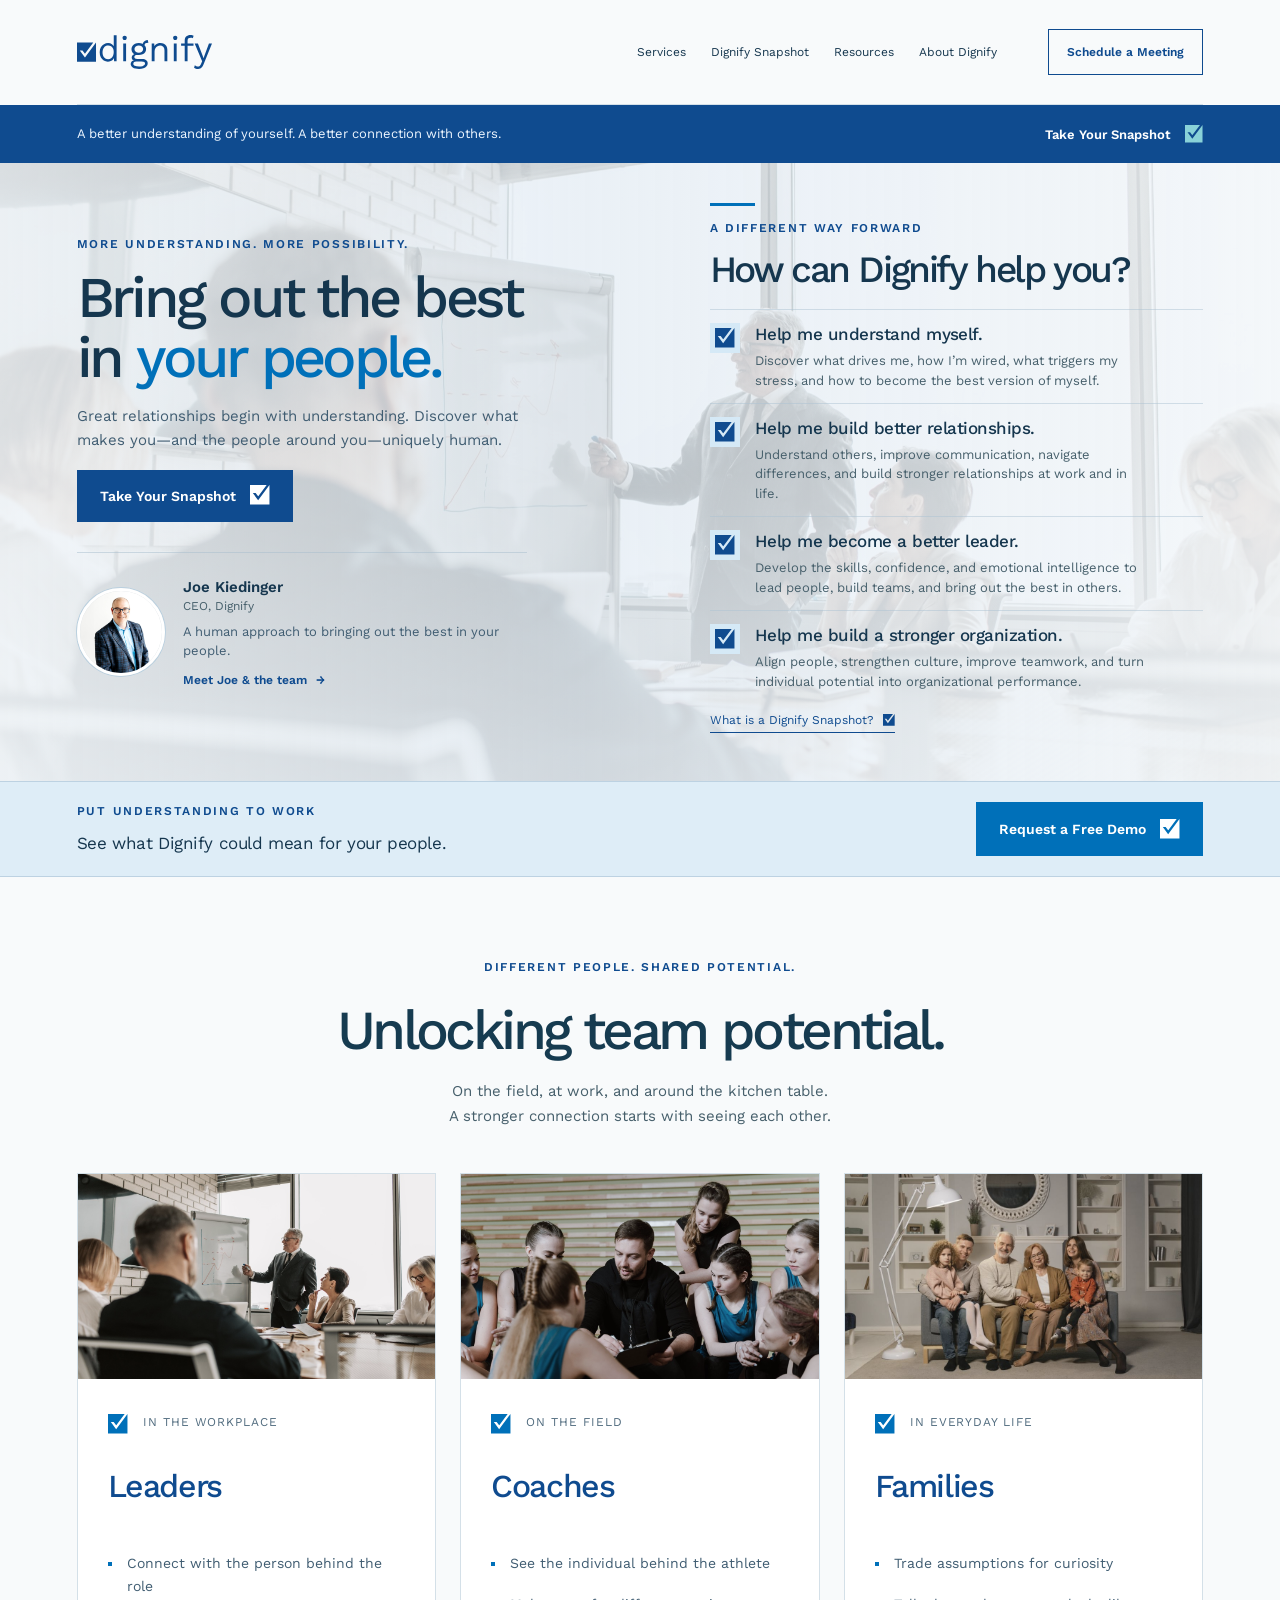
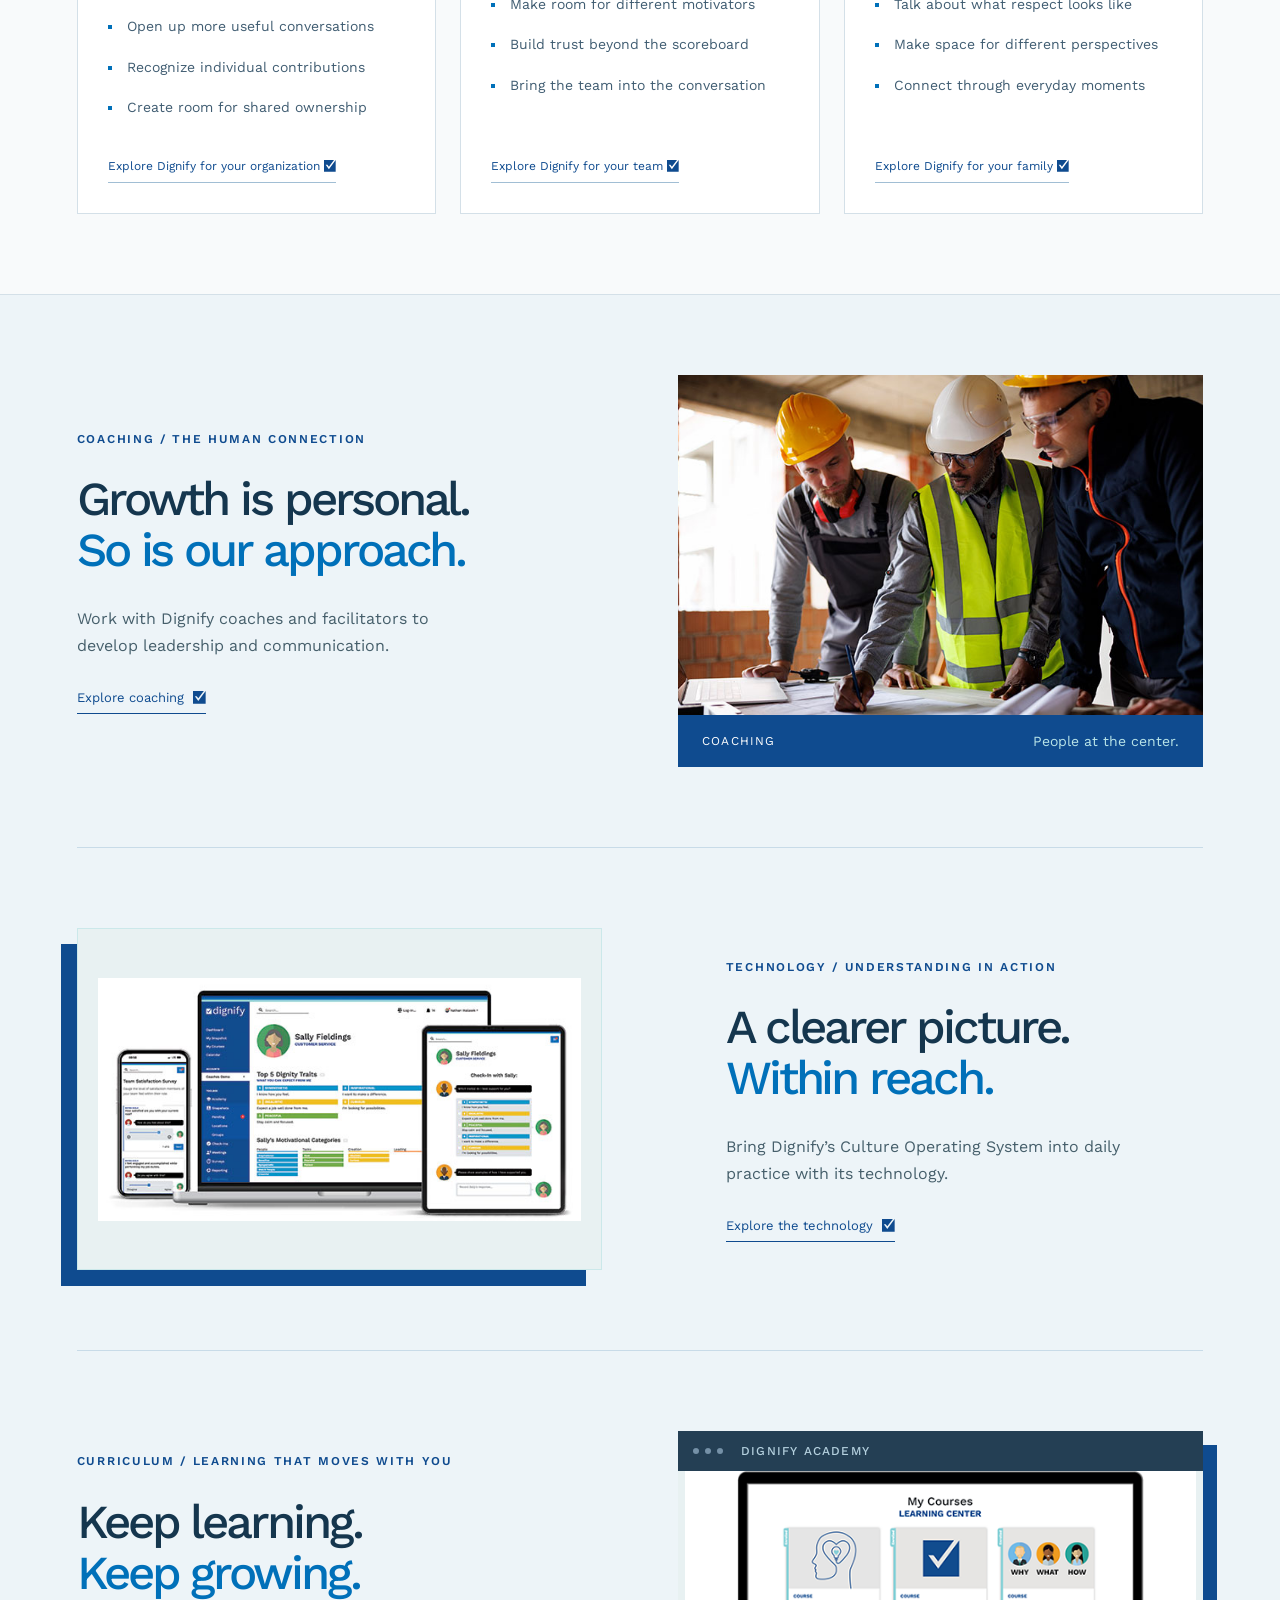
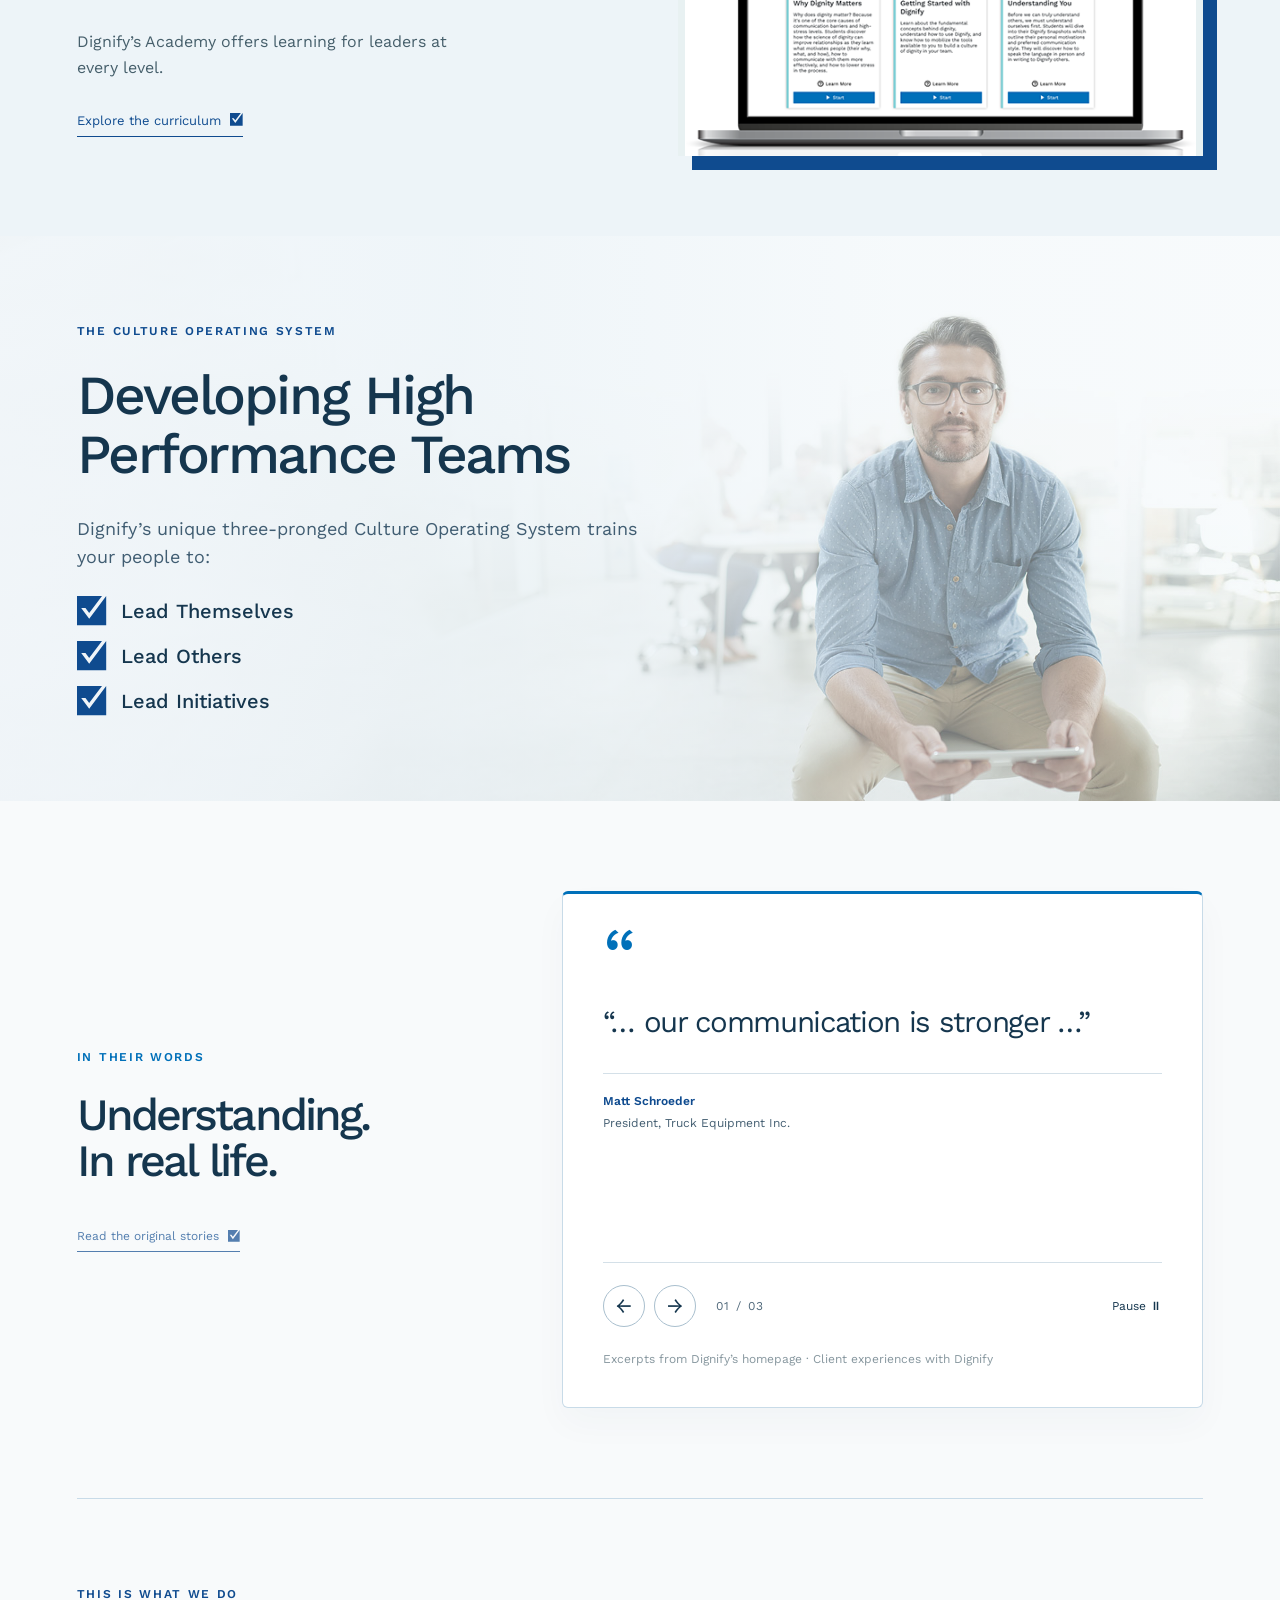
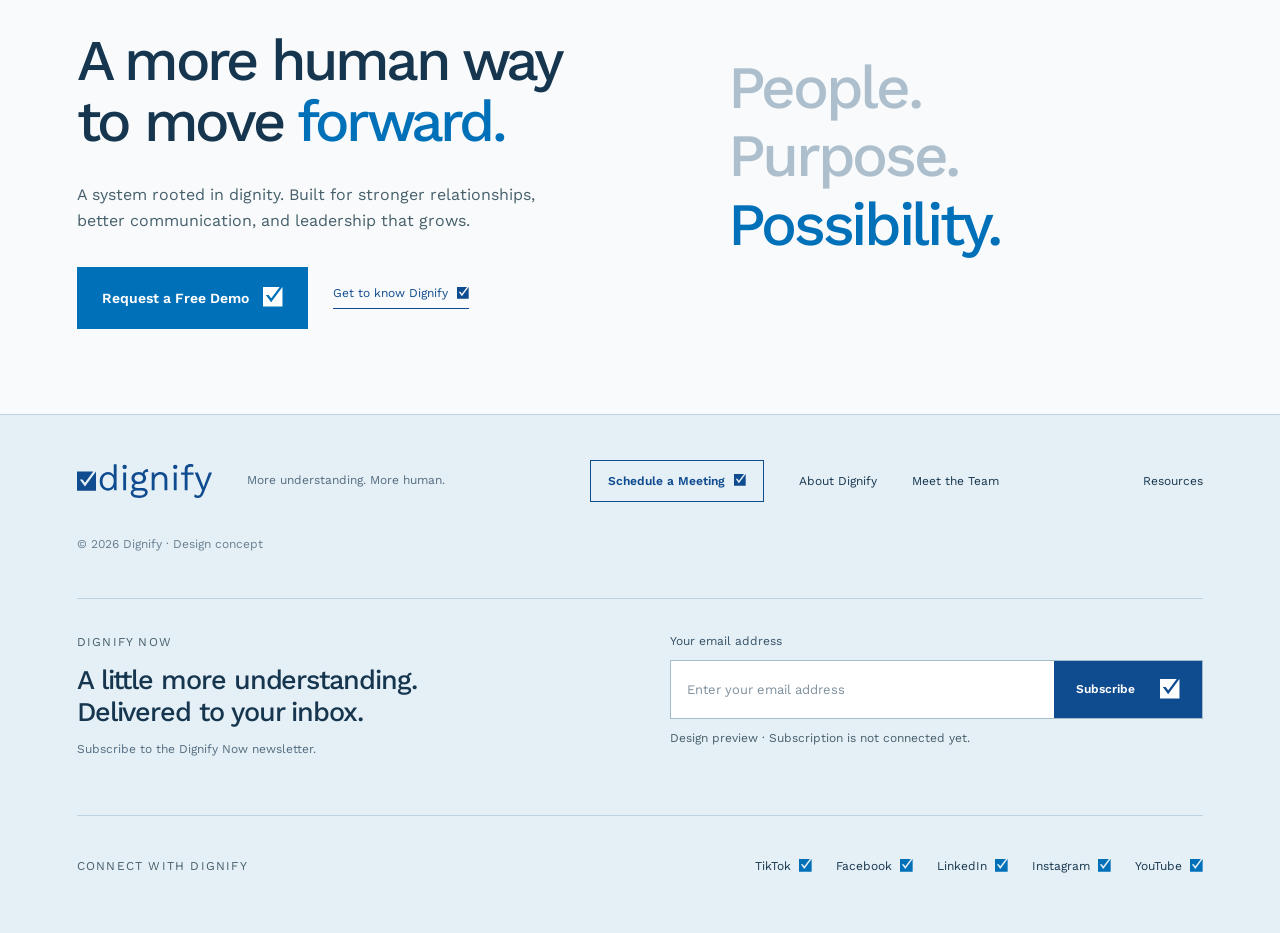
<file: 02-common-ground.html>
<!doctype html><html lang="en"><head><meta charset="utf-8"><meta name="viewport" content="width=device-width, initial-scale=1"><title>Dignify — Understanding changes everything</title><link rel="stylesheet" href="fonts.css"><link rel="stylesheet" href="styles.css?v=closer-arrows"><link rel="stylesheet" href="home-refined.css?v=team-checkmarks"><link rel="stylesheet" href="light-theme.css?v=approved-light"></head><body class="depth light-theme home-refined"><a class="skip" href="#main">Skip to content</a><header class="wrap"><a href="02-common-ground.html" aria-label="Dignify home"><img class="logo" src="logo-color.svg" alt="Dignify"></a><button class="menu" aria-expanded="false" aria-controls="navigation">Menu +</button><nav id="navigation"><a href="02-common-ground.html#services">Services</a><a href="02-common-ground.html#snapshot">Dignify Snapshot</a><a href="02-article.html">Resources</a><a href="02-about.html">About Dignify</a><a class="meeting-mobile" href="https://www.dignify.com/free-demo">Schedule a Meeting <svg class="dignify-check" width="23" height="23" viewBox="0 0 23 23" fill="none" xmlns="http://www.w3.org/2000/svg" aria-hidden="true" focusable="false"><path d="M9.35598 17.5151L3.23927 9.24935H6.49577L9.35598 13.0285L9.73504 12.5108L9.75227 12.528L19.1599 0H0V22.3986H22.382V0L9.35598 17.5151Z" fill="currentColor"/></svg></a></nav><div class="nav-cta"><a class="meeting-link" href="https://www.dignify.com/free-demo">Schedule a Meeting</a></div></header><main id="main"><div class="snapshot-strip"><div class="wrap"><p>A better understanding of yourself. A better connection with others.</p><a href="https://app.dignify.com/register">Take Your Snapshot <span><svg class="dignify-check" width="23" height="23" viewBox="0 0 23 23" fill="none" xmlns="http://www.w3.org/2000/svg" aria-hidden="true" focusable="false"><path d="M9.35598 17.5151L3.23927 9.24935H6.49577L9.35598 13.0285L9.73504 12.5108L9.75227 12.528L19.1599 0H0V22.3986H22.382V0L9.35598 17.5151Z" fill="currentColor"/></svg></span></a></div></div><div class="hero-atmosphere"><section class="new-hero wrap" id="snapshot"><div class="new-hero-story"><p class="eyebrow">MORE UNDERSTANDING. MORE POSSIBILITY.</p><h1>Bring out the best<br>in <em>your people.</em></h1><p class="intro">Great relationships begin with understanding. Discover what makes you—and the people around you—uniquely human.</p><a class="button" href="https://app.dignify.com/register">Take Your Snapshot <span><svg class="dignify-check" width="23" height="23" viewBox="0 0 23 23" fill="none" xmlns="http://www.w3.org/2000/svg" aria-hidden="true" focusable="false"><path d="M9.35598 17.5151L3.23927 9.24935H6.49577L9.35598 13.0285L9.73504 12.5108L9.75227 12.528L19.1599 0H0V22.3986H22.382V0L9.35598 17.5151Z" fill="currentColor"/></svg></span></a><div class="hero-founder"><img src="joe-founder.jpg" alt="Joe Kiedinger, Dignify CEO" width="96" height="96"><div><p class="founder-name">Joe Kiedinger <span>CEO, Dignify</span></p><p class="founder-connection">A human approach to bringing out the best in your people.</p><a href="02-team.html">Meet Joe &amp; the team <span aria-hidden="true">→</span></a></div></div></div><div class="solution-panel"><div class="solution-heading"><span class="small-rule"></span><p class="eyebrow">A DIFFERENT WAY FORWARD</p><h2>How can Dignify help you?</h2></div><div class="solution-item"><span aria-hidden="true"><svg class="dignify-check" width="23" height="23" viewBox="0 0 23 23" fill="none" xmlns="http://www.w3.org/2000/svg" aria-hidden="true" focusable="false"><path d="M9.35598 17.5151L3.23927 9.24935H6.49577L9.35598 13.0285L9.73504 12.5108L9.75227 12.528L19.1599 0H0V22.3986H22.382V0L9.35598 17.5151Z" fill="currentColor"/></svg></span><div><h3>Help me understand myself.</h3><p>Discover what drives me, how I’m wired, what triggers my stress, and how to become the best version of myself.</p></div></div><div class="solution-item"><span aria-hidden="true"><svg class="dignify-check" width="23" height="23" viewBox="0 0 23 23" fill="none" xmlns="http://www.w3.org/2000/svg" aria-hidden="true" focusable="false"><path d="M9.35598 17.5151L3.23927 9.24935H6.49577L9.35598 13.0285L9.73504 12.5108L9.75227 12.528L19.1599 0H0V22.3986H22.382V0L9.35598 17.5151Z" fill="currentColor"/></svg></span><div><h3>Help me build better relationships.</h3><p>Understand others, improve communication, navigate differences, and build stronger relationships at work and in life.</p></div></div><div class="solution-item"><span aria-hidden="true"><svg class="dignify-check" width="23" height="23" viewBox="0 0 23 23" fill="none" xmlns="http://www.w3.org/2000/svg" aria-hidden="true" focusable="false"><path d="M9.35598 17.5151L3.23927 9.24935H6.49577L9.35598 13.0285L9.73504 12.5108L9.75227 12.528L19.1599 0H0V22.3986H22.382V0L9.35598 17.5151Z" fill="currentColor"/></svg></span><div><h3>Help me become a better leader.</h3><p>Develop the skills, confidence, and emotional intelligence to lead people, build teams, and bring out the best in others.</p></div></div><div class="solution-item"><span aria-hidden="true"><svg class="dignify-check" width="23" height="23" viewBox="0 0 23 23" fill="none" xmlns="http://www.w3.org/2000/svg" aria-hidden="true" focusable="false"><path d="M9.35598 17.5151L3.23927 9.24935H6.49577L9.35598 13.0285L9.73504 12.5108L9.75227 12.528L19.1599 0H0V22.3986H22.382V0L9.35598 17.5151Z" fill="currentColor"/></svg></span><div><h3>Help me build a stronger organization.</h3><p>Align people, strengthen culture, improve teamwork, and turn individual potential into organizational performance.</p></div></div><a class="text-link" href="https://www.dignify.com/individual/">What is a Dignify Snapshot? <svg class="dignify-check" width="23" height="23" viewBox="0 0 23 23" fill="none" xmlns="http://www.w3.org/2000/svg" aria-hidden="true" focusable="false"><path d="M9.35598 17.5151L3.23927 9.24935H6.49577L9.35598 13.0285L9.73504 12.5108L9.75227 12.528L19.1599 0H0V22.3986H22.382V0L9.35598 17.5151Z" fill="currentColor"/></svg></a></div></section></div><section class="demo-strip"><div class="wrap"><div><p class="eyebrow">PUT UNDERSTANDING TO WORK</p><p>See what Dignify could mean for your people.</p></div><a class="button demo-button" href="https://www.dignify.com/free-demo">Request a Free Demo <span><svg class="dignify-check" width="23" height="23" viewBox="0 0 23 23" fill="none" xmlns="http://www.w3.org/2000/svg" aria-hidden="true" focusable="false"><path d="M9.35598 17.5151L3.23927 9.24935H6.49577L9.35598 13.0285L9.73504 12.5108L9.75227 12.528L19.1599 0H0V22.3986H22.382V0L9.35598 17.5151Z" fill="currentColor"/></svg></span></a></div></section><section class="audience-section wrap" id="possibilities"><div class="center-heading"><p class="eyebrow">DIFFERENT PEOPLE. SHARED POTENTIAL.</p><h2>Unlocking team potential.</h2><p>On the field, at work, and around the kitchen table.<br>A stronger connection starts with seeing each other.</p></div><div class="audience-grid"><article><img class="audience-photo" src="audience-leaders-selected.jpg" alt="A leader presenting ideas to colleagues" loading="lazy"><div class="audience-content"><div class="audience-top"><span aria-hidden="true"><svg class="dignify-check" width="23" height="23" viewBox="0 0 23 23" fill="none" xmlns="http://www.w3.org/2000/svg" aria-hidden="true" focusable="false"><path d="M9.35598 17.5151L3.23927 9.24935H6.49577L9.35598 13.0285L9.73504 12.5108L9.75227 12.528L19.1599 0H0V22.3986H22.382V0L9.35598 17.5151Z" fill="currentColor"/></svg></span><p>IN THE WORKPLACE</p></div><h3>Leaders</h3><ul><li>Connect with the person behind the role</li><li>Open up more useful conversations</li><li>Recognize individual contributions</li><li>Create room for shared ownership</li></ul><a href="https://www.dignify.com/free-demo">Explore Dignify for your organization <svg class="dignify-check" width="23" height="23" viewBox="0 0 23 23" fill="none" xmlns="http://www.w3.org/2000/svg" aria-hidden="true" focusable="false"><path d="M9.35598 17.5151L3.23927 9.24935H6.49577L9.35598 13.0285L9.73504 12.5108L9.75227 12.528L19.1599 0H0V22.3986H22.382V0L9.35598 17.5151Z" fill="currentColor"/></svg></a></div></article><article><img class="audience-photo" src="audience-coaches-selected.jpg" alt="A basketball coach guiding players during practice" loading="lazy"><div class="audience-content"><div class="audience-top"><span aria-hidden="true"><svg class="dignify-check" width="23" height="23" viewBox="0 0 23 23" fill="none" xmlns="http://www.w3.org/2000/svg" aria-hidden="true" focusable="false"><path d="M9.35598 17.5151L3.23927 9.24935H6.49577L9.35598 13.0285L9.73504 12.5108L9.75227 12.528L19.1599 0H0V22.3986H22.382V0L9.35598 17.5151Z" fill="currentColor"/></svg></span><p>ON THE FIELD</p></div><h3>Coaches</h3><ul><li>See the individual behind the athlete</li><li>Make room for different motivators</li><li>Build trust beyond the scoreboard</li><li>Bring the team into the conversation</li></ul><a href="https://www.dignify.com/free-demo">Explore Dignify for your team <svg class="dignify-check" width="23" height="23" viewBox="0 0 23 23" fill="none" xmlns="http://www.w3.org/2000/svg" aria-hidden="true" focusable="false"><path d="M9.35598 17.5151L3.23927 9.24935H6.49577L9.35598 13.0285L9.73504 12.5108L9.75227 12.528L19.1599 0H0V22.3986H22.382V0L9.35598 17.5151Z" fill="currentColor"/></svg></a></div></article><article><img class="audience-photo" src="audience-families.jpg" alt="A family spending time together at home" loading="lazy"><div class="audience-content"><div class="audience-top"><span aria-hidden="true"><svg class="dignify-check" width="23" height="23" viewBox="0 0 23 23" fill="none" xmlns="http://www.w3.org/2000/svg" aria-hidden="true" focusable="false"><path d="M9.35598 17.5151L3.23927 9.24935H6.49577L9.35598 13.0285L9.73504 12.5108L9.75227 12.528L19.1599 0H0V22.3986H22.382V0L9.35598 17.5151Z" fill="currentColor"/></svg></span><p>IN EVERYDAY LIFE</p></div><h3>Families</h3><ul><li>Trade assumptions for curiosity</li><li>Talk about what respect looks like</li><li>Make space for different perspectives</li><li>Connect through everyday moments</li></ul><a href="https://www.dignify.com/individual/">Explore Dignify for your family <svg class="dignify-check" width="23" height="23" viewBox="0 0 23 23" fill="none" xmlns="http://www.w3.org/2000/svg" aria-hidden="true" focusable="false"><path d="M9.35598 17.5151L3.23927 9.24935H6.49577L9.35598 13.0285L9.73504 12.5108L9.75227 12.528L19.1599 0H0V22.3986H22.382V0L9.35598 17.5151Z" fill="currentColor"/></svg></a></div></article></div></section><section class="service-stack" id="services"><div class="service-row wrap"><div class="service-copy"><p class="eyebrow">COACHING / THE HUMAN CONNECTION</p><h2>Growth is personal.<br><em>So is our approach.</em></h2><p>Work with Dignify coaches and facilitators to develop leadership and communication.</p><a class="text-link" href="https://www.dignify.com/coaching/">Explore coaching <svg class="dignify-check" width="23" height="23" viewBox="0 0 23 23" fill="none" xmlns="http://www.w3.org/2000/svg" aria-hidden="true" focusable="false"><path d="M9.35598 17.5151L3.23927 9.24935H6.49577L9.35598 13.0285L9.73504 12.5108L9.75227 12.528L19.1599 0H0V22.3986H22.382V0L9.35598 17.5151Z" fill="currentColor"/></svg></a></div><figure class="service-image coaching-image"><img src="dignify-coaching.jpg" alt="Leadership and team development with Dignify" loading="lazy"><figcaption>COACHING<span>People at the center.</span></figcaption></figure></div><div class="service-row service-reverse wrap"><figure class="service-image product-image"><img src="dignify-devices.jpg" alt="Dignify’s platform shown on desktop and mobile devices" loading="lazy"></figure><div class="service-copy"><p class="eyebrow">TECHNOLOGY / UNDERSTANDING IN ACTION</p><h2>A clearer picture.<br><em>Within reach.</em></h2><p>Bring Dignify’s Culture Operating System into daily practice with its technology.</p><a class="text-link" href="https://www.dignify.com/technology/">Explore the technology <svg class="dignify-check" width="23" height="23" viewBox="0 0 23 23" fill="none" xmlns="http://www.w3.org/2000/svg" aria-hidden="true" focusable="false"><path d="M9.35598 17.5151L3.23927 9.24935H6.49577L9.35598 13.0285L9.73504 12.5108L9.75227 12.528L19.1599 0H0V22.3986H22.382V0L9.35598 17.5151Z" fill="currentColor"/></svg></a></div></div><div class="service-row wrap"><div class="service-copy"><p class="eyebrow">CURRICULUM / LEARNING THAT MOVES WITH YOU</p><h2>Keep learning.<br><em>Keep growing.</em></h2><p>Dignify’s Academy offers learning for leaders at every level.</p><a class="text-link" href="https://www.dignify.com/leadership-development/">Explore the curriculum <svg class="dignify-check" width="23" height="23" viewBox="0 0 23 23" fill="none" xmlns="http://www.w3.org/2000/svg" aria-hidden="true" focusable="false"><path d="M9.35598 17.5151L3.23927 9.24935H6.49577L9.35598 13.0285L9.73504 12.5108L9.75227 12.528L19.1599 0H0V22.3986H22.382V0L9.35598 17.5151Z" fill="currentColor"/></svg></a></div><figure class="service-image academy-image"><div class="browser-chrome"><span></span><span></span><span></span><b>DIGNIFY ACADEMY</b></div><img src="dignify-academy.png" alt="Course library in Dignify Academy" loading="lazy"></figure></div></section><section class="cos-section cos-feature" id="high-performance"><div class="wrap"><div class="cos-feature-copy"><p class="eyebrow">THE CULTURE OPERATING SYSTEM</p><h2>Developing High<br>Performance Teams</h2><p class="cos-feature-intro">Dignify’s unique three-pronged Culture Operating System trains your people to:</p><ul class="cos-checklist"><li><svg width="23" height="23" viewBox="0 0 23 23" fill="none" xmlns="http://www.w3.org/2000/svg" aria-hidden="true" focusable="false"><path d="M9.35598 17.5151L3.23927 9.24935H6.49577L9.35598 13.0285L9.73504 12.5108L9.75227 12.528L19.1599 0H0V22.3986H22.382V0L9.35598 17.5151Z" fill="currentColor"/></svg>Lead Themselves</li><li><svg width="23" height="23" viewBox="0 0 23 23" fill="none" xmlns="http://www.w3.org/2000/svg" aria-hidden="true" focusable="false"><path d="M9.35598 17.5151L3.23927 9.24935H6.49577L9.35598 13.0285L9.73504 12.5108L9.75227 12.528L19.1599 0H0V22.3986H22.382V0L9.35598 17.5151Z" fill="currentColor"/></svg>Lead Others</li><li><svg width="23" height="23" viewBox="0 0 23 23" fill="none" xmlns="http://www.w3.org/2000/svg" aria-hidden="true" focusable="false"><path d="M9.35598 17.5151L3.23927 9.24935H6.49577L9.35598 13.0285L9.73504 12.5108L9.75227 12.528L19.1599 0H0V22.3986H22.382V0L9.35598 17.5151Z" fill="currentColor"/></svg>Lead Initiatives</li></ul></div></div></section><section class="testimonials wrap" aria-labelledby="testimonial-heading" aria-roledescription="carousel"><div class="testimonial-heading"><p class="eyebrow">IN THEIR WORDS</p><h2 id="testimonial-heading">Understanding.<br>In real life.</h2><a class="text-link" href="https://www.dignify.com/" target="_blank" rel="noopener">Read the original stories <svg class="dignify-check" width="23" height="23" viewBox="0 0 23 23" fill="none" xmlns="http://www.w3.org/2000/svg" aria-hidden="true" focusable="false"><path d="M9.35598 17.5151L3.23927 9.24935H6.49577L9.35598 13.0285L9.73504 12.5108L9.75227 12.528L19.1599 0H0V22.3986H22.382V0L9.35598 17.5151Z" fill="currentColor"/></svg></a></div><div class="testimonial-stage"><span class="quote-mark" aria-hidden="true">“</span><div class="testimonial-slides" aria-live="off"><figure class="testimonial-slide" ><blockquote>“… our communication is stronger …”</blockquote><figcaption><strong>Matt Schroeder</strong><span>President, Truck Equipment Inc.</span></figcaption></figure><figure class="testimonial-slide" hidden><blockquote>“… our relationship … has been awesome.”</blockquote><figcaption><strong>Clyde Weycker</strong><span>Owner, The Meat Block</span></figcaption></figure><figure class="testimonial-slide" hidden><blockquote>“Dignify helps bridge the gap in getting to know a person.”</blockquote><figcaption><strong>John Heck</strong><span>EVP National Power &amp; Industrial, Boldt Company</span></figcaption></figure></div><div class="testimonial-controls"><div class="testimonial-arrows"><button type="button" data-previous aria-label="Previous testimonial">←</button><button type="button" data-next aria-label="Next testimonial">→</button></div><span class="testimonial-count" aria-live="polite" aria-atomic="true">01 / 03</span><button type="button" class="testimonial-pause" aria-label="Pause testimonial rotation">Pause ⏸</button></div><p class="testimonial-note">Excerpts from Dignify’s homepage · Client experiences with Dignify</p></div></section><section class="what-we-do wrap"><div><p class="eyebrow">THIS IS WHAT WE DO</p><h2>A more human way<br>to move <em>forward.</em></h2><p>A system rooted in dignity. Built for stronger relationships, better communication, and leadership that grows.</p><div class="closing-actions"><a class="button demo-button" href="https://www.dignify.com/free-demo">Request a Free Demo <span><svg class="dignify-check" width="23" height="23" viewBox="0 0 23 23" fill="none" xmlns="http://www.w3.org/2000/svg" aria-hidden="true" focusable="false"><path d="M9.35598 17.5151L3.23927 9.24935H6.49577L9.35598 13.0285L9.73504 12.5108L9.75227 12.528L19.1599 0H0V22.3986H22.382V0L9.35598 17.5151Z" fill="currentColor"/></svg></span></a><a class="text-link" href="02-about.html">Get to know Dignify <svg class="dignify-check" width="23" height="23" viewBox="0 0 23 23" fill="none" xmlns="http://www.w3.org/2000/svg" aria-hidden="true" focusable="false"><path d="M9.35598 17.5151L3.23927 9.24935H6.49577L9.35598 13.0285L9.73504 12.5108L9.75227 12.528L19.1599 0H0V22.3986H22.382V0L9.35598 17.5151Z" fill="currentColor"/></svg></a></div></div><div class="closing-word" aria-hidden="true">People.<br>Purpose.<br><span>Possibility.</span></div></section></main><footer class="wrap"><img class="logo" src="logo-color.svg" alt="Dignify"><p>More understanding. More human.</p><a class="footer-meeting" href="https://www.dignify.com/free-demo">Schedule a Meeting <svg class="dignify-check" width="23" height="23" viewBox="0 0 23 23" fill="none" xmlns="http://www.w3.org/2000/svg" aria-hidden="true" focusable="false"><path d="M9.35598 17.5151L3.23927 9.24935H6.49577L9.35598 13.0285L9.73504 12.5108L9.75227 12.528L19.1599 0H0V22.3986H22.382V0L9.35598 17.5151Z" fill="currentColor"/></svg></a><a class="interior-about" href="02-about.html">About Dignify</a><a class="interior-team" href="02-team.html">Meet the Team</a><a href="02-article.html">Resources</a><small>© 2026 Dignify · Design concept</small><div class="footer-newsletter"><div><span class="footer-social-label">DIGNIFY NOW</span><h3>A little more understanding.<br>Delivered to your inbox.</h3><p>Subscribe to the Dignify Now newsletter.</p></div><form class="newsletter-form"><label for="newsletter-email">Your email address</label><div class="newsletter-input-row"><input id="newsletter-email" name="email" type="email" autocomplete="email" placeholder="Enter your email address" required><button type="submit">Subscribe <span aria-hidden="true"><svg class="dignify-check" width="23" height="23" viewBox="0 0 23 23" fill="none" xmlns="http://www.w3.org/2000/svg" aria-hidden="true" focusable="false"><path d="M9.35598 17.5151L3.23927 9.24935H6.49577L9.35598 13.0285L9.73504 12.5108L9.75227 12.528L19.1599 0H0V22.3986H22.382V0L9.35598 17.5151Z" fill="currentColor"/></svg></span></button></div><p class="newsletter-status" role="status">Design preview · Subscription is not connected yet.</p></form></div><div class="footer-social"><span class="footer-social-label">Connect with Dignify</span><ul aria-label="Dignify on social media"><li><a href="https://www.tiktok.com/@getdignified/" target="_blank" rel="noopener noreferrer" aria-label="Dignify on TikTok (opens in a new tab)">TikTok<span aria-hidden="true"><svg class="dignify-check" width="23" height="23" viewBox="0 0 23 23" fill="none" xmlns="http://www.w3.org/2000/svg" aria-hidden="true" focusable="false"><path d="M9.35598 17.5151L3.23927 9.24935H6.49577L9.35598 13.0285L9.73504 12.5108L9.75227 12.528L19.1599 0H0V22.3986H22.382V0L9.35598 17.5151Z" fill="currentColor"/></svg></span></a></li><li><a href="https://www.facebook.com/DignifyInc" target="_blank" rel="noopener noreferrer" aria-label="Dignify on Facebook (opens in a new tab)">Facebook<span aria-hidden="true"><svg class="dignify-check" width="23" height="23" viewBox="0 0 23 23" fill="none" xmlns="http://www.w3.org/2000/svg" aria-hidden="true" focusable="false"><path d="M9.35598 17.5151L3.23927 9.24935H6.49577L9.35598 13.0285L9.73504 12.5108L9.75227 12.528L19.1599 0H0V22.3986H22.382V0L9.35598 17.5151Z" fill="currentColor"/></svg></span></a></li><li><a href="https://www.linkedin.com/company/wearedignify/" target="_blank" rel="noopener noreferrer" aria-label="Dignify on LinkedIn (opens in a new tab)">LinkedIn<span aria-hidden="true"><svg class="dignify-check" width="23" height="23" viewBox="0 0 23 23" fill="none" xmlns="http://www.w3.org/2000/svg" aria-hidden="true" focusable="false"><path d="M9.35598 17.5151L3.23927 9.24935H6.49577L9.35598 13.0285L9.73504 12.5108L9.75227 12.528L19.1599 0H0V22.3986H22.382V0L9.35598 17.5151Z" fill="currentColor"/></svg></span></a></li><li><a href="https://www.instagram.com/dignify_inc/" target="_blank" rel="noopener noreferrer" aria-label="Dignify on Instagram (opens in a new tab)">Instagram<span aria-hidden="true"><svg class="dignify-check" width="23" height="23" viewBox="0 0 23 23" fill="none" xmlns="http://www.w3.org/2000/svg" aria-hidden="true" focusable="false"><path d="M9.35598 17.5151L3.23927 9.24935H6.49577L9.35598 13.0285L9.73504 12.5108L9.75227 12.528L19.1599 0H0V22.3986H22.382V0L9.35598 17.5151Z" fill="currentColor"/></svg></span></a></li><li><a href="https://www.youtube.com/@Dignify_Inc" target="_blank" rel="noopener noreferrer" aria-label="Dignify on YouTube (opens in a new tab)">YouTube<span aria-hidden="true"><svg class="dignify-check" width="23" height="23" viewBox="0 0 23 23" fill="none" xmlns="http://www.w3.org/2000/svg" aria-hidden="true" focusable="false"><path d="M9.35598 17.5151L3.23927 9.24935H6.49577L9.35598 13.0285L9.73504 12.5108L9.75227 12.528L19.1599 0H0V22.3986H22.382V0L9.35598 17.5151Z" fill="currentColor"/></svg></span></a></li></ul></div></footer><script src="script.js"></script></body></html>
</file>
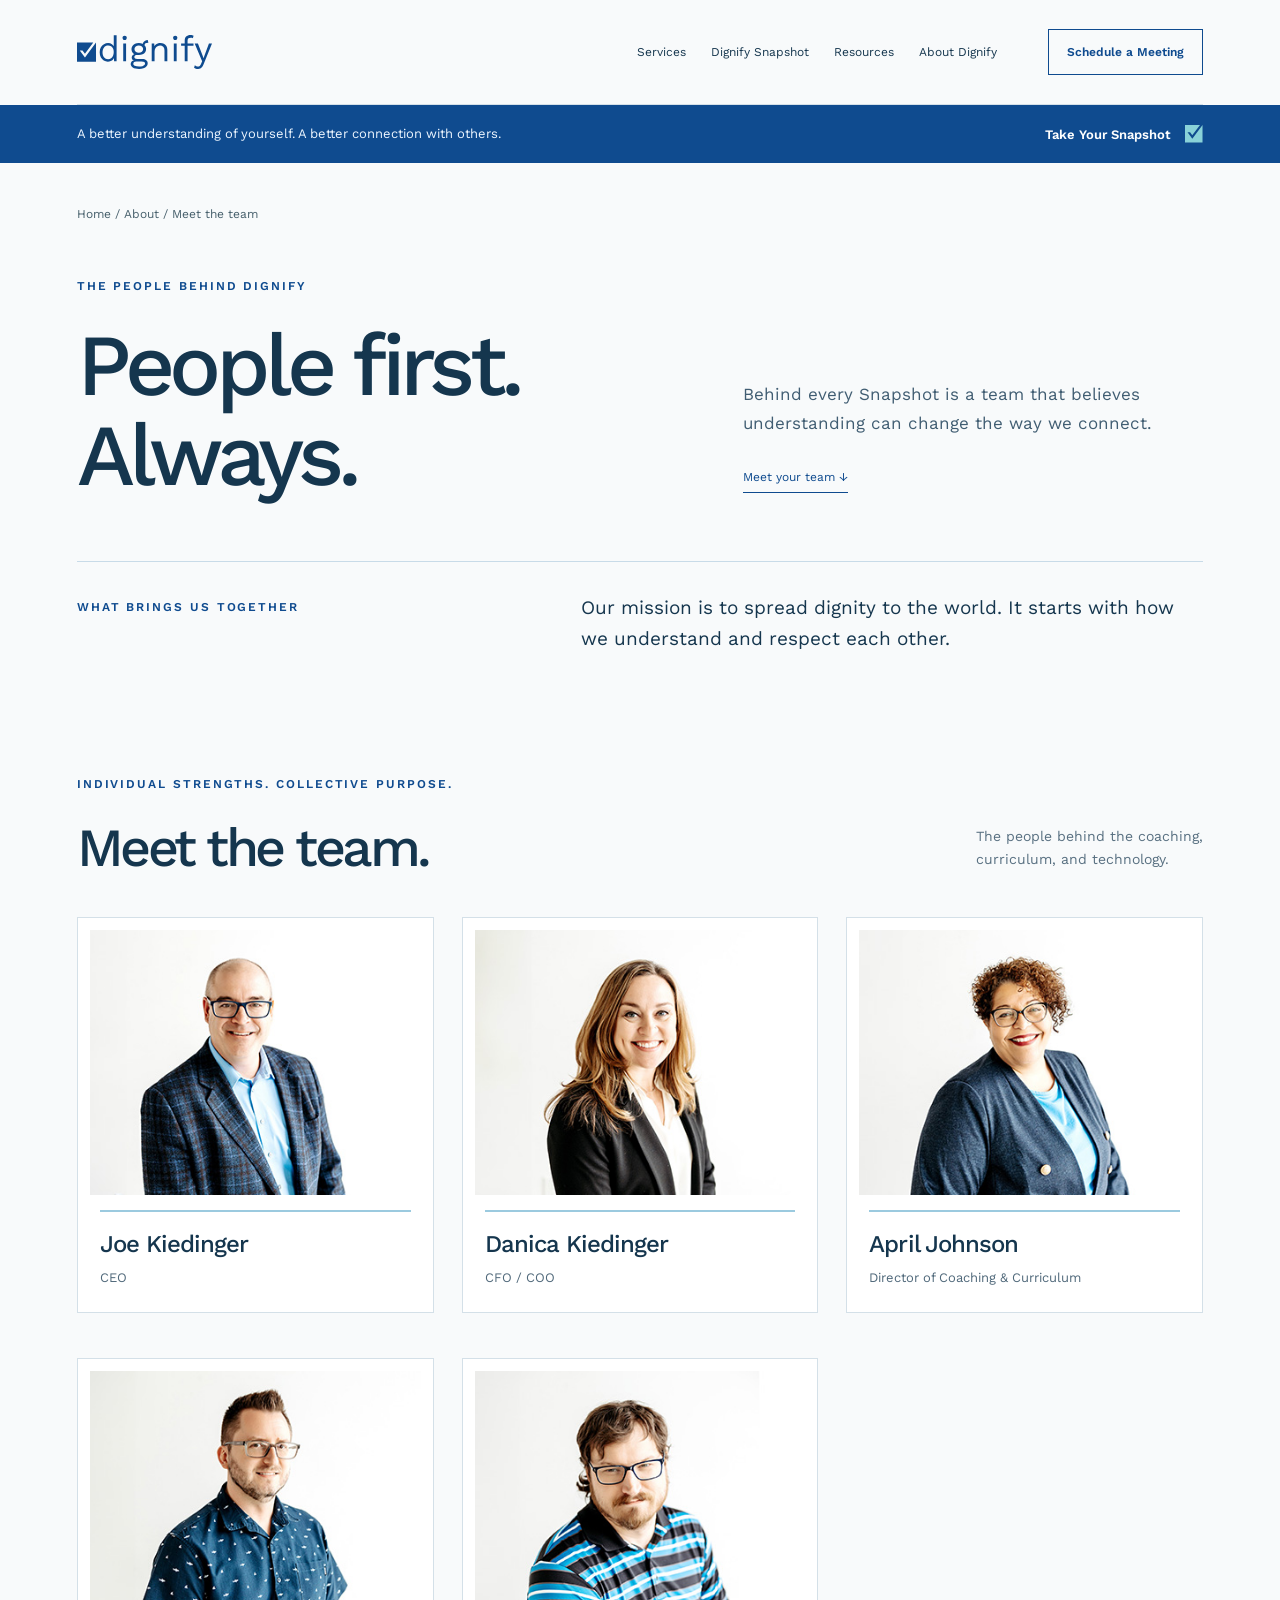
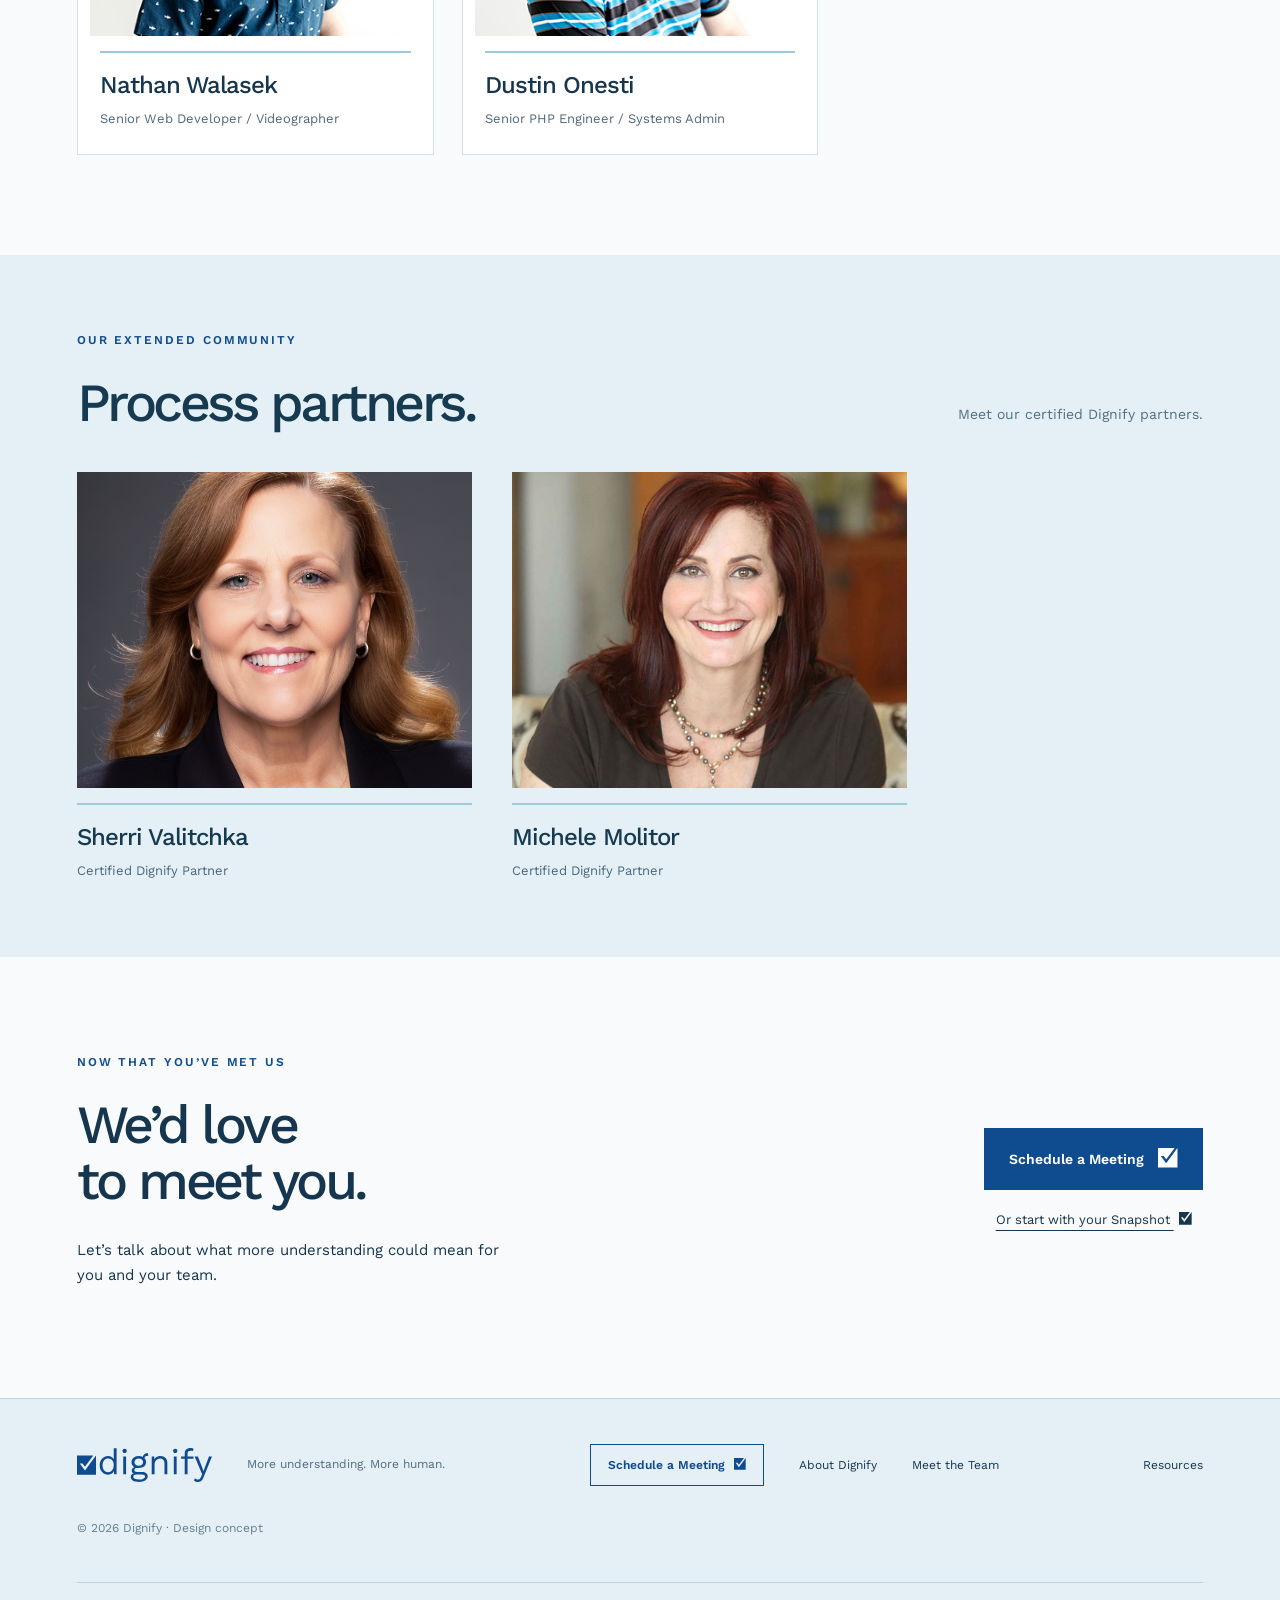
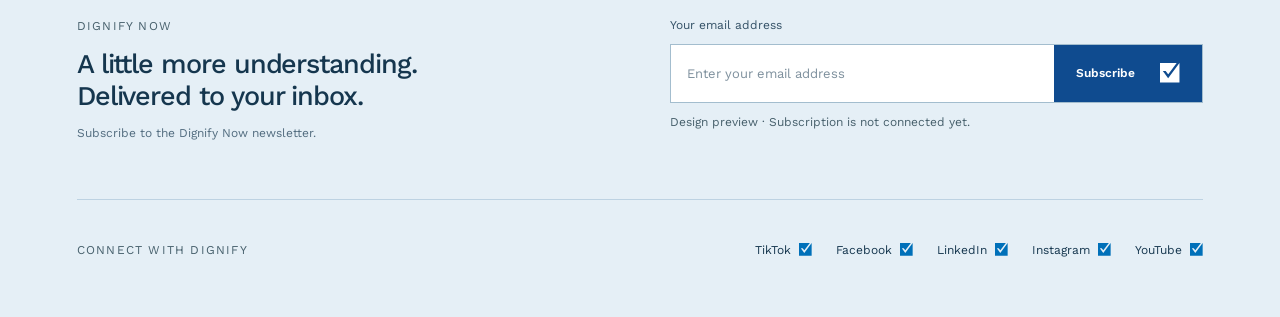
<file: 02-team.html>
<!doctype html><html lang="en"><head><meta charset="UTF-8"><meta name="viewport" content="width=device-width, initial-scale=1"><title>Meet the Team | Dignify</title><link rel="stylesheet" href="fonts.css"><link rel="stylesheet" href="styles.css?v=closer-arrows"><link rel="stylesheet" href="light-theme.css?v=approved-light"></head><body class="depth light-theme team-page"><a class="skip" href="#main">Skip to content</a><header class="wrap"><a href="02-common-ground.html" aria-label="Dignify home"><img class="logo" src="logo-color.svg" alt="Dignify"></a><button class="menu" aria-expanded="false" aria-controls="navigation">Menu +</button><nav id="navigation"><a href="02-common-ground.html#services">Services</a><a href="02-common-ground.html#snapshot">Dignify Snapshot</a><a href="02-article.html">Resources</a><a href="02-about.html">About Dignify</a><a class="meeting-mobile" href="https://www.dignify.com/free-demo">Schedule a Meeting <svg class="dignify-check" width="23" height="23" viewBox="0 0 23 23" fill="none" xmlns="http://www.w3.org/2000/svg" aria-hidden="true" focusable="false"><path d="M9.35598 17.5151L3.23927 9.24935H6.49577L9.35598 13.0285L9.73504 12.5108L9.75227 12.528L19.1599 0H0V22.3986H22.382V0L9.35598 17.5151Z" fill="currentColor"/></svg></a></nav><div class="nav-cta"><a class="meeting-link" href="https://www.dignify.com/free-demo">Schedule a Meeting</a></div></header><main id="main"><div class="snapshot-strip"><div class="wrap"><p>A better understanding of yourself. A better connection with others.</p><a href="https://app.dignify.com/register">Take Your Snapshot <span><svg class="dignify-check" width="23" height="23" viewBox="0 0 23 23" fill="none" xmlns="http://www.w3.org/2000/svg" aria-hidden="true" focusable="false"><path d="M9.35598 17.5151L3.23927 9.24935H6.49577L9.35598 13.0285L9.73504 12.5108L9.75227 12.528L19.1599 0H0V22.3986H22.382V0L9.35598 17.5151Z" fill="currentColor"/></svg></span></a></div></div><section class="team-hero wrap"><a class="breadcrumb" href="02-common-ground.html">Home / About / Meet the team</a><div class="team-hero-grid"><div><p class="eyebrow">THE PEOPLE BEHIND DIGNIFY</p><h1>People first.<br>Always.</h1></div><div class="team-intro"><p class="intro">Behind every Snapshot is a team that believes understanding can change the way we connect.</p><a class="text-link" href="#team">Meet your team ↓</a></div></div><div class="team-mission"><span class="eyebrow">WHAT BRINGS US TOGETHER</span><p>Our mission is to spread dignity to the world. It starts with how we understand and respect each other.</p></div></section><section class="team-directory wrap" id="team"><div class="team-section-heading"><div><p class="eyebrow">INDIVIDUAL STRENGTHS. COLLECTIVE PURPOSE.</p><h2>Meet the team.</h2></div><p>The people behind the coaching,<br>curriculum, and technology.</p></div><div class="team-grid"><article class="person"><div class="person-photo"><img src="team-joe-kiedinger.jpg" alt="Joe Kiedinger" loading="lazy"></div><div class="person-info"><h3>Joe Kiedinger</h3><p>CEO</p></div></article><article class="person"><div class="person-photo"><img src="team-danica-kiedinger.jpg" alt="Danica Kiedinger" loading="lazy"></div><div class="person-info"><h3>Danica Kiedinger</h3><p>CFO / COO</p></div></article><article class="person"><div class="person-photo"><img src="team-april-johnson.jpg" alt="April Johnson" loading="lazy"></div><div class="person-info"><h3>April Johnson</h3><p>Director of Coaching &amp; Curriculum</p></div></article><article class="person"><div class="person-photo"><img src="team-nathan-walasek.jpg" alt="Nathan Walasek" loading="lazy"></div><div class="person-info"><h3>Nathan Walasek</h3><p>Senior Web Developer / Videographer</p></div></article><article class="person"><div class="person-photo"><img src="team-dustin-onesti.jpg" alt="Dustin Onesti" loading="lazy"></div><div class="person-info"><h3>Dustin Onesti</h3><p>Senior PHP Engineer / Systems Admin</p></div></article></div></section><section class="team-partners"><div class="wrap"><div class="team-section-heading"><div><p class="eyebrow">OUR EXTENDED COMMUNITY</p><h2>Process partners.</h2></div><p>Meet our certified Dignify partners.</p></div><div class="partner-grid"><article class="person"><div class="person-photo"><img src="team-sherri-valitchka.png" alt="Sherri Valitchka" loading="lazy"></div><div class="person-info"><h3>Sherri Valitchka</h3><p>Certified Dignify Partner</p></div></article><article class="person"><div class="person-photo"><img src="team-michele-molitor.jpg" alt="Michele Molitor" loading="lazy"></div><div class="person-info"><h3>Michele Molitor</h3><p>Certified Dignify Partner</p></div></article></div></div></section><section class="team-invitation wrap"><div><p class="eyebrow">NOW THAT YOU’VE MET US</p><h2>We’d love<br>to meet you.</h2><p>Let’s talk about what more understanding could mean for you and your team.</p></div><div><a class="button" href="https://www.dignify.com/free-demo">Schedule a Meeting <span><svg class="dignify-check" width="23" height="23" viewBox="0 0 23 23" fill="none" xmlns="http://www.w3.org/2000/svg" aria-hidden="true" focusable="false"><path d="M9.35598 17.5151L3.23927 9.24935H6.49577L9.35598 13.0285L9.73504 12.5108L9.75227 12.528L19.1599 0H0V22.3986H22.382V0L9.35598 17.5151Z" fill="currentColor"/></svg></span></a><a class="team-snapshot-link" href="https://app.dignify.com/register">Or start with your Snapshot <svg class="dignify-check" width="23" height="23" viewBox="0 0 23 23" fill="none" xmlns="http://www.w3.org/2000/svg" aria-hidden="true" focusable="false"><path d="M9.35598 17.5151L3.23927 9.24935H6.49577L9.35598 13.0285L9.73504 12.5108L9.75227 12.528L19.1599 0H0V22.3986H22.382V0L9.35598 17.5151Z" fill="currentColor"/></svg></a></div></section></main><footer class="wrap"><img class="logo" src="logo-color.svg" alt="Dignify"><p>More understanding. More human.</p><a class="footer-meeting" href="https://www.dignify.com/free-demo">Schedule a Meeting <svg class="dignify-check" width="23" height="23" viewBox="0 0 23 23" fill="none" xmlns="http://www.w3.org/2000/svg" aria-hidden="true" focusable="false"><path d="M9.35598 17.5151L3.23927 9.24935H6.49577L9.35598 13.0285L9.73504 12.5108L9.75227 12.528L19.1599 0H0V22.3986H22.382V0L9.35598 17.5151Z" fill="currentColor"/></svg></a><a class="interior-about" href="02-about.html">About Dignify</a><a class="interior-team" href="02-team.html">Meet the Team</a><a href="02-article.html">Resources</a><small>© 2026 Dignify · Design concept</small><div class="footer-newsletter"><div><span class="footer-social-label">DIGNIFY NOW</span><h3>A little more understanding.<br>Delivered to your inbox.</h3><p>Subscribe to the Dignify Now newsletter.</p></div><form class="newsletter-form"><label for="newsletter-email">Your email address</label><div class="newsletter-input-row"><input id="newsletter-email" name="email" type="email" autocomplete="email" placeholder="Enter your email address" required><button type="submit">Subscribe <span aria-hidden="true"><svg class="dignify-check" width="23" height="23" viewBox="0 0 23 23" fill="none" xmlns="http://www.w3.org/2000/svg" aria-hidden="true" focusable="false"><path d="M9.35598 17.5151L3.23927 9.24935H6.49577L9.35598 13.0285L9.73504 12.5108L9.75227 12.528L19.1599 0H0V22.3986H22.382V0L9.35598 17.5151Z" fill="currentColor"/></svg></span></button></div><p class="newsletter-status" role="status">Design preview · Subscription is not connected yet.</p></form></div><div class="footer-social"><span class="footer-social-label">Connect with Dignify</span><ul aria-label="Dignify on social media"><li><a href="https://www.tiktok.com/@getdignified/" target="_blank" rel="noopener noreferrer" aria-label="Dignify on TikTok (opens in a new tab)">TikTok<span aria-hidden="true"><svg class="dignify-check" width="23" height="23" viewBox="0 0 23 23" fill="none" xmlns="http://www.w3.org/2000/svg" aria-hidden="true" focusable="false"><path d="M9.35598 17.5151L3.23927 9.24935H6.49577L9.35598 13.0285L9.73504 12.5108L9.75227 12.528L19.1599 0H0V22.3986H22.382V0L9.35598 17.5151Z" fill="currentColor"/></svg></span></a></li><li><a href="https://www.facebook.com/DignifyInc" target="_blank" rel="noopener noreferrer" aria-label="Dignify on Facebook (opens in a new tab)">Facebook<span aria-hidden="true"><svg class="dignify-check" width="23" height="23" viewBox="0 0 23 23" fill="none" xmlns="http://www.w3.org/2000/svg" aria-hidden="true" focusable="false"><path d="M9.35598 17.5151L3.23927 9.24935H6.49577L9.35598 13.0285L9.73504 12.5108L9.75227 12.528L19.1599 0H0V22.3986H22.382V0L9.35598 17.5151Z" fill="currentColor"/></svg></span></a></li><li><a href="https://www.linkedin.com/company/wearedignify/" target="_blank" rel="noopener noreferrer" aria-label="Dignify on LinkedIn (opens in a new tab)">LinkedIn<span aria-hidden="true"><svg class="dignify-check" width="23" height="23" viewBox="0 0 23 23" fill="none" xmlns="http://www.w3.org/2000/svg" aria-hidden="true" focusable="false"><path d="M9.35598 17.5151L3.23927 9.24935H6.49577L9.35598 13.0285L9.73504 12.5108L9.75227 12.528L19.1599 0H0V22.3986H22.382V0L9.35598 17.5151Z" fill="currentColor"/></svg></span></a></li><li><a href="https://www.instagram.com/dignify_inc/" target="_blank" rel="noopener noreferrer" aria-label="Dignify on Instagram (opens in a new tab)">Instagram<span aria-hidden="true"><svg class="dignify-check" width="23" height="23" viewBox="0 0 23 23" fill="none" xmlns="http://www.w3.org/2000/svg" aria-hidden="true" focusable="false"><path d="M9.35598 17.5151L3.23927 9.24935H6.49577L9.35598 13.0285L9.73504 12.5108L9.75227 12.528L19.1599 0H0V22.3986H22.382V0L9.35598 17.5151Z" fill="currentColor"/></svg></span></a></li><li><a href="https://www.youtube.com/@Dignify_Inc" target="_blank" rel="noopener noreferrer" aria-label="Dignify on YouTube (opens in a new tab)">YouTube<span aria-hidden="true"><svg class="dignify-check" width="23" height="23" viewBox="0 0 23 23" fill="none" xmlns="http://www.w3.org/2000/svg" aria-hidden="true" focusable="false"><path d="M9.35598 17.5151L3.23927 9.24935H6.49577L9.35598 13.0285L9.73504 12.5108L9.75227 12.528L19.1599 0H0V22.3986H22.382V0L9.35598 17.5151Z" fill="currentColor"/></svg></span></a></li></ul></div></footer><script src="script.js"></script></body></html>
</file>
<file: fonts.css>
@font-face {
  font-family: 'Work Sans';
  font-style: normal;
  font-weight: 400;
  font-display: swap;
  src: url(work-sans-400.ttf) format('truetype');
}
@font-face {
  font-family: 'Work Sans';
  font-style: normal;
  font-weight: 500;
  font-display: swap;
  src: url(work-sans-500.ttf) format('truetype');
}
@font-face {
  font-family: 'Work Sans';
  font-style: normal;
  font-weight: 600;
  font-display: swap;
  src: url(work-sans-600.ttf) format('truetype');
}
@font-face {
  font-family: 'Work Sans';
  font-style: normal;
  font-weight: 700;
  font-display: swap;
  src: url(work-sans-700.ttf) format('truetype');
}
@font-face {
  font-family: 'Work Sans';
  font-style: normal;
  font-weight: 800;
  font-display: swap;
  src: url(work-sans-800.ttf) format('truetype');
}
</file>
<file: styles.css>
:root{--blue:#0f4b8f;--bright:#0070b9;--aqua:#89d2d8;--ink:#132b3a;--paper:#f4f7f6}*{box-sizing:border-box}html{scroll-behavior:smooth;scroll-padding-top:24px}body{margin:0;font-family:'Work Sans',sans-serif;color:var(--ink);background:var(--paper);-webkit-font-smoothing:antialiased}a{color:inherit;text-decoration:none}button{font:inherit}img{max-width:100%;display:block}p{line-height:1.65}h1,h2,h3,p{margin-top:0}h1,h2{font-weight:500;letter-spacing:-.065em;line-height:1.03}h1{font-size:clamp(52px,5.9vw,88px);margin-bottom:28px}h2{font-size:clamp(38px,4.2vw,62px);margin-bottom:30px}h3{font-size:23px;letter-spacing:-.04em;font-weight:500}em{font-style:normal;color:var(--aqua)}.wrap{width:min(1240px,88%);margin-inline:auto}header{height:112px;display:flex;align-items:center;gap:36px;border-bottom:1px solid #ffffff20;position:relative;z-index:5}.logo{width:135px;height:auto}nav{display:flex;gap:28px;margin-left:auto;font-size:13px}nav a:hover,.text-link:hover{text-decoration:underline;text-underline-offset:6px}.nav-cta .button{padding:15px 20px;font-size:12px}.button{display:inline-flex;align-items:center;justify-content:center;gap:14px;background:var(--aqua);color:#102b37;padding:20px 25px;font-size:14px;font-weight:600;transition:background .2s,transform .2s}.button:hover{background:#b2e9ed;transform:translateY(-2px)}.button span{font-size:22px;line-height:1}.eyebrow{font-size:12px;letter-spacing:.16em;font-weight:600;line-height:1.7;margin-bottom:25px}.intro{font-size:17px;max-width:450px;line-height:1.7}.fine{font-size:12px;opacity:.7;margin-top:17px}.hero{display:grid;grid-template-columns:1.15fr 1fr;gap:6%;align-items:center;min-height:690px;padding-block:70px}.section{padding-block:100px}.section-head{display:flex;align-items:end;justify-content:space-between;gap:60px;margin-bottom:50px}.section-head>p{max-width:390px;font-size:15px;line-height:1.8}.section-head h2{margin:0}.steps{display:grid;grid-template-columns:repeat(3,1fr);gap:45px;margin-top:55px}.steps article{border-top:1px solid #8998a84a;padding-top:26px}.steps article>span{font-size:12px;letter-spacing:.14em;color:var(--aqua)}.steps h3{margin-top:35px}.steps p{font-size:14px;opacity:.7;max-width:290px}.snapshot-card{background:#f5f8f6;color:var(--ink);padding:26px;width:100%;max-width:390px;box-shadow:0 25px 75px #0002;position:relative;border-radius:3px}.card-top{font-size:12px;letter-spacing:.12em;display:flex;justify-content:space-between;padding-bottom:25px;border-bottom:1px solid #cad6da}.card-person{display:flex;gap:18px;align-items:center;margin-block:28px}.card-person img{width:66px;height:75px;object-fit:cover}.card-person small{font-size:12px;letter-spacing:.1em}.card-person h3{font-size:26px;margin:6px 0}.card-person span{font-size:12px;color:#5b6a73}.trait{padding:25px 22px;background:#d7eceb;border-left:3px solid var(--aqua)}.trait small{font-size:12px;letter-spacing:.15em}.trait strong{display:block;font-size:35px;font-weight:500;letter-spacing:-.055em;margin-top:12px}.trait p{font-size:12px;margin:10px 0 0;max-width:240px}.card-bottom{display:flex;justify-content:space-between;font-size:12px;margin-top:24px}.dark-art{position:relative;display:flex;justify-content:center;align-items:center;min-height:480px}.dark-art .snapshot-card{transform:rotate(5deg);z-index:1}.orbit{position:absolute;border:1px solid #89d2d830;width:490px;height:490px;border-radius:50%}.o2{width:390px;height:560px;transform:rotate(35deg)}.art-caption{position:absolute;bottom:-5px;font-size:12px;letter-spacing:.04em;opacity:.6}.depth{background:#111a24;color:#f1f4f7}.depth .hero h1{font-size:clamp(48px,5.2vw,77px)}.depth .hero .eyebrow{color:var(--aqua)}.depth .intro{color:#afbac4}.statement{padding-block:28px;border-top:1px solid #ffffff20;border-bottom:1px solid #ffffff20;display:flex;justify-content:space-between;font-size:12px;letter-spacing:.15em;color:#a6b3bf}.photo-section{position:relative;min-height:470px;display:flex;align-items:center;justify-content:center;text-align:center;overflow:hidden}.photo-section>img{position:absolute;width:100%;height:100%;object-fit:cover;filter:brightness(.32)}.photo-section>div{position:relative;padding:80px 24px}.photo-section h2{font-size:clamp(42px,5vw,75px)}.paths{display:grid;grid-template-columns:1fr 1fr;gap:30px;margin-top:50px}.paths>a{padding:34px;border:1px solid #8596a540;transition:background .2s}.paths>a:hover{background:#89d2d812}.paths span{font-size:12px;color:var(--aqua)}.paths h3{margin-top:32px;font-size:28px}.paths p{font-size:14px;opacity:.75;max-width:400px}.paths b{display:block;font-size:12px;margin-top:35px;font-weight:500}.faq{padding-block:80px;display:grid;grid-template-columns:1fr 1fr;gap:80px;border-top:1px solid #8b9da540}.faq h2{font-size:43px}details{border-bottom:1px solid #8b9da540;padding-block:23px}summary{cursor:pointer;font-size:14px;line-height:1.6}details p{font-size:13px;opacity:.75;margin:18px 0 0}.closing{text-align:center;padding-block:100px 110px;border-top:1px solid #8b9da540}.closing h2{font-size:clamp(45px,5.7vw,80px)}footer{display:flex;align-items:center;gap:35px;padding-block:45px;border-top:1px solid #8b9da540;font-size:12px}footer p{margin:0;opacity:.7}footer a{margin-left:auto;font-size:12px}footer small{font-size:12px;opacity:.6}.menu{display:none}.skip{position:fixed;top:-100px;left:15px;z-index:20;background:white;color:black;padding:15px}.skip:focus{top:10px}a:focus-visible,button:focus-visible,summary:focus-visible{outline:3px solid var(--bright);outline-offset:5px}.ground{background:#fafaf6}.ground header{border-color:#102b3720}.ground .button{background:var(--blue);color:white}.ground .button:hover{background:var(--bright)}.ground em{color:var(--bright)}.ground .hero{gap:10%;padding-block:55px 80px}.ground .hero h1{font-size:clamp(50px,5.8vw,84px)}.portrait-art{height:550px;position:relative;margin-right:15px}.portrait-art>img{height:100%;width:100%;object-fit:cover;border-radius:180px 180px 0 0;object-position:center 35%}.portrait-label{position:absolute;bottom:0;left:0;right:0;background:var(--blue);color:white;padding:25px 30px}.portrait-label span{font-size:12px;display:block;margin-bottom:7px}.portrait-label strong{font-weight:500;font-size:25px;letter-spacing:-.04em}.floating-note{position:absolute;right:-35px;top:45px;background:var(--aqua);padding:22px;transform:rotate(6deg)}.floating-note span{font-size:12px;letter-spacing:.1em;display:block;margin-bottom:12px}.floating-note b{font-size:17px;font-weight:500}.ribbon{background:var(--aqua);padding:30px 6%;display:flex;justify-content:center;gap:90px;font-size:22px;letter-spacing:-.04em}.light-split{display:grid;grid-template-columns:1fr 1fr;gap:14%;align-items:center}.light-split .snapshot-card{transform:rotate(-4deg);border:1px solid #c6d7d7;margin:auto}.ground .steps article>span{color:var(--bright)}.text-link{display:inline-block;border-bottom:1px solid currentColor;padding-bottom:8px;font-size:12px;margin-top:15px}.people-section{display:grid;grid-template-columns:1.2fr 1fr;gap:70px;align-items:center;padding-block:40px 100px}.people-section>img{height:430px;width:100%;object-fit:cover;border-radius:4px 100px 4px 4px}.people-section p{font-size:14px}.ground .closing{background:#e5efed;width:100%;padding-inline:6%}.ground footer{background:var(--blue);color:white;width:100%;padding-inline:6%}.focus{background:#eaf0ef}.focus header{background:var(--blue);width:100%;padding-inline:6%;color:white}.focus-hero{background:var(--blue);color:white;width:100%;padding:45px 6% 60px;overflow:hidden;position:relative}.focus-top{display:flex;justify-content:space-between;align-items:start}.focus-top>p:last-child{font-size:12px;line-height:1.6}.focus-hero h1{font-size:clamp(60px,7.6vw,112px);line-height:.99;position:relative;z-index:2;margin-top:25px}.focus-bottom{display:grid;grid-template-columns:1fr 1fr;align-items:center;position:relative;min-height:290px}.focus-bottom .intro{font-size:19px}.focus-preview{position:relative;margin-top:-40px;padding-left:45px}.focus-preview .snapshot-card{transform:rotate(-7deg);max-width:360px}.vertical-note{position:absolute;right:0;writing-mode:vertical-rl;font-size:12px;letter-spacing:.16em}.focus-explainer{display:grid;grid-template-columns:1fr 1fr;gap:30px 100px}.focus-explainer>.eyebrow{grid-column:1/-1}.focus-explainer h2 span{color:var(--bright)}.focus-explainer>div{align-self:end}.focus .steps article>span{color:var(--blue)}.focus .section+.section{padding-top:0}.focus-photo{height:510px;position:relative;display:flex;align-items:end;padding:60px 6%;color:white}.focus-photo img{position:absolute;inset:0;width:100%;height:100%;object-fit:cover;filter:brightness(.5)}.focus-photo h2{position:relative;font-size:clamp(48px,6vw,85px);margin:0}.focus .paths>a{background:white;border:0;border-top:4px solid var(--bright)}.focus .paths span{color:var(--bright)}.focus .closing{background:var(--aqua);width:100%;padding-inline:6%}.focus .closing .button{background:var(--blue);color:white}.focus footer{background:#102b40;color:white;width:100%;padding-inline:6%}
@media(min-width:1600px){.hero{min-height:800px}}@media(max-width:1000px){header{gap:20px}nav{gap:16px;font-size:12px}.nav-cta .button{gap:14px;padding:14px}.hero{gap:4%;min-height:600px}.orbit{width:360px;height:400px}.o2{width:300px;height:450px}.dark-art .snapshot-card{max-width:330px}.portrait-art{height:470px}.floating-note{right:-15px}.steps{gap:25px}.section{padding-block:75px}.people-section{gap:40px}footer{flex-wrap:wrap}.focus-preview{padding-left:15px}.focus-hero h1{font-size:8vw}.focus-bottom{gap:25px}.focus-preview .snapshot-card{max-width:320px}}
@media(max-width:700px){.wrap{width:88%}header{height:85px;flex-wrap:wrap}.logo{width:115px}.menu{display:block;margin-left:auto;border:0;background:none;color:inherit;font-size:12px;padding:14px 0}header .nav-cta{display:none}nav{display:none;margin:0;position:absolute;top:85px;left:-6.8%;right:-6.8%;padding:25px 6%;background:var(--paper);color:var(--ink);border-bottom:1px solid #aaa;box-shadow:0 15px 25px #0001}header.open nav{display:flex;flex-direction:column;gap:25px;font-size:15px}.hero{grid-template-columns:1fr;padding-block:50px;gap:45px;min-height:auto}h1,.depth .hero h1,.ground .hero h1{font-size:clamp(44px,10.6vw,68px)}h2{font-size:39px;letter-spacing:-.055em}.hero .intro{font-size:16px;max-width:95%}.eyebrow{font-size:12px}.dark-art{min-height:440px}.dark-art .snapshot-card{width:85%;max-width:350px}.orbit{width:100%;max-width:360px}.o2{width:75%;height:440px}.art-caption{bottom:-8px}.statement{gap:15px;font-size:12px;line-height:1.5}.section{padding-block:65px}.section-head{display:block;margin-bottom:35px}.section-head>p{margin-top:25px}.steps{grid-template-columns:1fr;gap:20px;margin-top:35px}.steps h3{margin-top:22px}.steps p{max-width:100%}.photo-section{min-height:390px}.photo-section h2{font-size:42px}.paths{grid-template-columns:1fr;gap:18px}.paths>a{padding:28px}.paths h3{font-size:26px}.faq{grid-template-columns:1fr;gap:5px;padding-block:60px}.faq h2{font-size:36px}.closing{padding-block:65px}.closing h2{font-size:46px}footer{gap:25px;padding-block:35px}footer p{width:50%;font-size:12px}footer a{margin:0}footer small{margin-left:auto;font-size:12px}.ground .hero{gap:45px;padding-block:45px 50px}.portrait-art{height:450px;margin:0 12px}.floating-note{top:32px;right:-17px}.ribbon{display:block;text-align:center;padding:25px 6%;font-size:19px}.ribbon span{display:block;margin:5px}.light-split{grid-template-columns:1fr;gap:45px}.light-split .snapshot-card{max-width:350px;width:92%}.people-section{grid-template-columns:1fr;gap:35px;padding-block:10px 60px}.people-section>img{height:320px}.focus header{width:100%;height:85px}.focus-hero{width:100%;padding-block:35px 55px}.focus-top>p:last-child{font-size:12px}.focus-hero h1{font-size:clamp(43px,10vw,70px);margin-top:30px}.focus-bottom{grid-template-columns:1fr;gap:40px}.focus-bottom .intro{font-size:16px}.focus-preview{margin-top:0;padding:15px 0 0}.focus-preview .snapshot-card{margin:auto;max-width:330px;width:90%}.vertical-note{display:none}.focus-explainer{grid-template-columns:1fr;gap:15px}.focus-explainer>.eyebrow{grid-column:auto}.focus-explainer h2{margin-bottom:15px}.focus-photo{height:400px;padding-block:40px}.focus-photo h2{font-size:43px}.focus .section+.section{padding-top:15px}}
@media(prefers-reduced-motion:reduce){html{scroll-behavior:auto}.button{transition:none}}
.hero>*{min-width:0}.depth .hero{overflow:hidden}.depth h1{overflow-wrap:anywhere}@media(max-width:700px){.depth .hero h1{font-size:clamp(40px,10vw,68px)}}
/* Lower-page testimonials: shared structure, concept-specific treatments. */
.testimonials{display:grid;grid-template-columns:.8fr 1.3fr;gap:90px;padding-block:90px;border-top:1px solid #8b9da540}.testimonial-heading h2{font-size:clamp(34px,3.5vw,50px)}.testimonial-heading .eyebrow{color:var(--aqua)}.testimonial-heading .text-link{font-size:12px;opacity:.7}.testimonial-stage{position:relative;min-width:0;padding-top:14px}.quote-mark{display:block;color:var(--aqua);font-size:95px;line-height:.65;letter-spacing:-.08em;margin-bottom:18px}.testimonial-slide{margin:0}.testimonial-slides{min-height:228px}.testimonial-slide blockquote{font-size:clamp(26px,2.8vw,40px);font-weight:400;letter-spacing:-.045em;line-height:1.25;margin:0 0 30px;max-width:640px;text-wrap:pretty}.testimonial-slide figcaption strong{display:block;font-size:12px;font-weight:600;margin-bottom:6px}.testimonial-slide figcaption span{display:block;font-size:12px;line-height:1.6;opacity:.65}.testimonial-controls{display:flex;align-items:center;gap:20px;border-top:1px solid #8b9da540;padding-top:22px;margin-top:25px}.testimonial-arrows{display:flex;gap:9px}.testimonial-arrows button{border:1px solid #8b9da570;background:transparent;color:inherit;width:42px;height:42px;cursor:pointer;font-size:21px;border-radius:50%}.testimonial-arrows button:hover{background:var(--aqua);color:var(--ink)}.testimonial-count{font-size:12px;letter-spacing:.12em;opacity:.75}.testimonial-pause{margin-left:auto;border:0;background:none;color:inherit;cursor:pointer;font-size:12px;padding:12px 0}.testimonial-note{font-size:12px;opacity:.5;margin:22px 0 0}.ground .testimonials{background:#edf2ed;width:100%;padding-inline:6%}.ground .testimonial-heading .eyebrow,.ground .quote-mark{color:var(--blue)}.ground .testimonial-stage{background:#fafaf6;padding:35px}.ground .testimonial-slide blockquote{font-size:clamp(26px,2.6vw,37px)}.focus .testimonials{border-top:3px solid var(--blue)}.focus .testimonial-heading .eyebrow,.focus .quote-mark{color:var(--bright)}.focus .testimonial-stage{border-left:1px solid #8b9da570;padding-left:45px}.focus .testimonial-slide blockquote{color:var(--blue)}@media(max-width:1000px){.testimonials{gap:45px}.testimonial-slides{min-height:240px}}@media(max-width:700px){.testimonials{grid-template-columns:1fr;gap:35px;padding-block:60px}.testimonial-heading h2{margin-bottom:10px}.testimonial-slides{min-height:245px}.testimonial-slide blockquote{font-size:30px}.ground .testimonial-stage{padding:26px}.ground .testimonial-slide blockquote{font-size:28px}.focus .testimonial-stage{padding-left:22px}.testimonial-controls{gap:14px}}

/* Social links remain secondary to the Snapshot conversion path. */
footer{flex-wrap:wrap}.footer-social{flex-basis:100%;display:flex;align-items:center;justify-content:space-between;gap:25px;padding-top:28px;margin-top:4px;border-top:1px solid #ffffff26}.footer-social-label{font-size:12px;letter-spacing:.1em;text-transform:uppercase;opacity:.65}.footer-social ul{display:flex;flex-wrap:wrap;gap:24px;list-style:none;margin:0;padding:0}.footer-social li a{display:inline-flex;align-items:center;gap:8px;font-size:12px;padding-block:9px;min-height:44px;transition:color .2s}.footer-social li a span{color:var(--aqua);font-size:13px}.footer-social li a:hover{color:var(--aqua)}@media(max-width:700px){.footer-social{display:block;padding-top:24px}.footer-social-label{display:block;margin-bottom:12px}.footer-social ul{gap:4px 22px}.footer-social li a{font-size:12px}} 

/* Newsletter signup anchors the footer without competing with the primary CTA. */
.footer-newsletter{flex-basis:100%;display:grid;grid-template-columns:1fr 1fr;align-items:center;gap:60px;padding-block:35px 15px;border-top:1px solid #ffffff26;margin-top:12px}.footer-newsletter h3{font-size:27px;line-height:1.2;margin:15px 0 12px}.footer-newsletter>div>p{font-size:12px;opacity:.7;width:auto}.newsletter-form{min-width:0}.newsletter-form label{display:block;font-size:12px;margin-bottom:12px;opacity:.85}.newsletter-input-row{display:flex;border:1px solid #ffffff60;background:#ffffff09}.newsletter-input-row input{min-width:0;flex:1;border:0;background:transparent;color:inherit;font:inherit;font-size:13px;padding:18px 16px;border-radius:0}.newsletter-input-row input::placeholder{color:inherit;opacity:.55}.newsletter-input-row button{background:var(--aqua);border:0;color:#102b37;font-size:12px;font-weight:600;padding:18px 22px;cursor:pointer;display:flex;align-items:center;gap:25px;white-space:nowrap}.newsletter-input-row button:hover{background:#b2e9ed}.newsletter-input-row input:focus-visible{outline:2px solid var(--aqua);outline-offset:-3px}.newsletter-status{font-size:12px!important;line-height:1.6;min-height:32px;margin:10px 0 0!important;opacity:.65}.ground .footer-newsletter h3{font-weight:400}.focus .footer-newsletter{border-top-color:#89d2d845}@media(max-width:700px){.footer-newsletter{grid-template-columns:1fr;gap:25px;padding-top:28px}.footer-newsletter h3{font-size:26px}.newsletter-input-row button{padding:16px 15px;gap:12px}.newsletter-input-row input{padding:16px 12px;font-size:12px}.footer-newsletter .footer-social-label{margin-bottom:0}}

/* Meeting booking is a persistent secondary action. */
.nav-cta{display:flex;align-items:center;gap:22px}.meeting-link{font-size:12px;white-space:nowrap;padding-block:14px;border-bottom:1px solid #8b9da560}.meeting-link:hover{border-bottom-color:currentColor}.meeting-mobile{display:none}footer .footer-meeting{margin-left:auto}footer .footer-meeting+a{margin-left:0}@media(min-width:701px) and (max-width:1100px){header{gap:17px}header nav{gap:14px;font-size:12px}.nav-cta{gap:12px}.meeting-link{font-size:12px}.nav-cta .button{font-size:12px;padding:13px 12px;gap:10px}header .logo{width:115px}}@media(max-width:700px){.meeting-mobile{display:block;border-top:1px solid #8b9da540;padding-top:20px;font-weight:600}footer .footer-meeting{margin-left:0}footer .footer-meeting+a{margin-left:auto}}

/* Refinement: clearer meeting action across every concept. */
.nav-cta .meeting-link{display:inline-flex;align-items:center;justify-content:center;padding:15px 18px;border:1px solid var(--aqua);color:var(--aqua);font-size:12px;font-weight:600;background:#89d2d80b;transition:background .2s,color .2s}.nav-cta .meeting-link:hover{background:var(--aqua);color:#102b37}.ground .nav-cta .meeting-link{border-color:var(--blue);color:var(--blue);background:transparent}.ground .nav-cta .meeting-link:hover{background:var(--blue);color:white}footer .footer-meeting{border:1px solid #89d2d880;color:var(--aqua);padding:13px 17px;font-weight:600}footer .footer-meeting:hover{background:#89d2d818}
/* Concept 01: aqua accents, naturally lit photography, and a pale editorial pause. */
.depth .photo-section{width:min(1240px,88%);margin-inline:auto;display:grid;grid-template-columns:1.15fr 1fr;min-height:440px;text-align:left;background:#1a2a36}.depth .photo-section>img{position:static;height:100%;min-height:440px;filter:none;object-fit:cover}.depth .photo-section>div{padding:45px}.depth .photo-section h2{font-size:clamp(35px,3.5vw,50px)}.depth .photo-section>div>p:last-child{font-size:13px;color:#b9c9d2}.depth #possibilities{width:100%;margin-top:90px;padding:80px max(6%,calc((100% - 1240px)/2));background:#e7f0ef;color:#163b50}.depth #possibilities>.eyebrow{color:var(--blue)}.depth #possibilities>h2{max-width:720px}.depth .paths{gap:32px}.depth .paths>a{padding:0;border:0;background:#f7faf8;overflow:hidden}.depth .paths>a:hover{background:white}.depth .path-photo{width:100%;height:260px;object-fit:cover;transition:transform .35s}.depth .paths>a:hover .path-photo{transform:scale(1.025)}.depth .path-content{padding:30px 34px 35px}.depth .path-content>span{color:var(--bright)}.depth .path-content h3{margin-top:20px;color:var(--blue)}.depth .path-content b{color:var(--blue)}.depth .testimonials{border-top:0}
@media(min-width:701px) and (max-width:1100px){.nav-cta .meeting-link{font-size:12px;padding:12px 10px}.depth .photo-section>div{padding:30px}.depth .photo-section h2{font-size:36px}.depth .path-photo{height:220px}}
@media(max-width:700px){header.open .meeting-mobile{display:block;background:var(--blue);border:1px solid var(--blue);padding:16px;color:white}.depth header.open .meeting-mobile,.focus header.open .meeting-mobile{background:var(--blue);color:white}.depth .photo-section{grid-template-columns:1fr}.depth .photo-section>img{height:280px;min-height:0}.depth .photo-section>div{padding:35px 28px}.depth .photo-section h2{font-size:38px}.depth #possibilities{margin-top:60px;padding-block:60px}.depth .path-photo{height:220px}.depth .path-content{padding:25px}.depth .paths{gap:25px}}

/* Concept 01 feedback: bounded image height and a light FAQ interlude. */
.depth .photo-section{min-height:0;align-items:stretch}.depth .photo-section>img{height:360px;min-height:0;width:100%;object-fit:cover}.depth .photo-section>div{display:flex;flex-direction:column;justify-content:center;padding:36px 42px}.depth .photo-section h2{margin-bottom:22px}.depth .photo-section>div>p:last-child{margin-bottom:0}.depth .faq{width:100%;padding:75px max(6%,calc((100% - 1240px)/2));background:#e7f0ef;color:#163b50;border-top:0}.depth .faq .eyebrow{color:var(--blue)}.depth .faq summary{color:#163b50}.depth .faq details{border-bottom-color:#163b5030}.depth .faq details p{opacity:1;color:#465f6b}.depth .faq+ .closing{border-top:0}@media(max-width:1000px) and (min-width:701px){.depth .photo-section>img{height:340px}.depth .photo-section>div{padding:28px}.depth .photo-section h2{font-size:32px}}@media(max-width:700px){.depth .photo-section>img{height:240px}.depth .photo-section>div{padding:32px 28px}.depth .photo-section h2{font-size:36px}.depth .faq{padding-block:55px}}

/* Concept 02: intimate photographic details and a quiet, warm closing image. */
.ground .light-split{position:relative;padding-bottom:155px}.ground-photo-detail{position:absolute;width:210px;left:44%;bottom:25px;transform:rotate(5deg);z-index:2;background:#fafaf6;padding:9px 9px 13px;box-shadow:0 8px 25px #163b5018}.ground-photo-detail img{width:100%;height:138px;object-fit:cover}.ground-photo-detail span{display:block;font-size:12px;padding-top:11px;text-align:center;letter-spacing:.01em}.ground .ground-photo-steps{border-top:1px solid #163b5020}.ground .ground-photo-closing{position:relative;isolation:isolate;background:#e5efed;overflow:hidden}.ground .ground-photo-closing:before{content:'';position:absolute;inset:0;z-index:-2;background:url('family.jpg') center 40%/cover no-repeat}.ground .ground-photo-closing:after{content:'';position:absolute;inset:0;z-index:-1;background:linear-gradient(90deg,#edf4eff2,#edf4efcf 50%,#edf4efe6)}.ground .ground-photo-closing h2{color:#173d50}.ground .ground-photo-closing .eyebrow{color:var(--blue)}
/* Concept 03: crisp editorial crop, offset blue frame, and cinematic image break. */
.focus .focus-explainer{grid-template-columns:1fr 1fr;gap:30px 75px}.focus .focus-editorial-photo{grid-column:2;grid-row:1/4;align-self:stretch;position:relative;margin:0 12px 0 0;min-height:470px}.focus-editorial-photo:before{content:'';position:absolute;inset:25px -16px -18px 25px;background:var(--bright)}.focus-editorial-photo img{position:absolute;inset:0;width:100%;height:100%;object-fit:cover;object-position:45% center}.focus-editorial-photo span{position:absolute;bottom:20px;left:20px;right:20px;background:var(--blue);color:white;padding:15px;font-size:12px;line-height:1.6;letter-spacing:.12em}.focus .focus-explainer>.eyebrow{grid-column:1;grid-row:1;margin-bottom:0}.focus .focus-explainer>h2{grid-column:1;grid-row:2;margin-bottom:0}.focus .focus-explainer>div:not(.focus-editorial-photo){grid-column:1;grid-row:3}.focus .focus-explainer .intro{font-size:15px}.focus .focus-photo{height:540px;align-items:center}.focus .focus-photo img{filter:none;object-position:center 45%}.focus .focus-photo:after{content:'';position:absolute;inset:0;background:linear-gradient(90deg,#0b315bd9,#0b315b60 65%,#0b315b18)}.focus .focus-photo h2{z-index:1;max-width:800px}.focus .focus-photo h2:before{content:'MORE THAN A FIRST IMPRESSION';display:block;font-size:12px;letter-spacing:.14em;color:var(--aqua);margin-bottom:28px;font-weight:600}
@media(max-width:1000px) and (min-width:701px){.ground-photo-detail{left:39%;width:180px}.focus .focus-explainer{gap:25px 45px}.focus .focus-editorial-photo{min-height:460px}.focus .focus-explainer h2{font-size:44px}}
@media(max-width:700px){.ground .light-split{padding-bottom:220px}.ground-photo-detail{width:160px;left:auto;right:3%;bottom:25px}.ground-photo-detail img{height:105px}.ground-photo-detail span{font-size:12px}.ground .ground-photo-closing:before{background-position:60% center}.ground .ground-photo-closing:after{background:#edf4efdf}.focus .focus-explainer{grid-template-columns:1fr;gap:20px}.focus .focus-explainer>.eyebrow,.focus .focus-explainer>h2,.focus .focus-explainer>div:not(.focus-editorial-photo){grid-column:1;grid-row:auto}.focus .focus-editorial-photo{grid-column:1;grid-row:4;min-height:330px;margin:15px 16px 15px 0}.focus .focus-photo{height:440px}.focus .focus-photo img{object-position:60% center}.focus .focus-photo h2{font-size:44px}.focus .focus-photo h2:before{font-size:12px}}
/* Testimonial cards: three distinct visual treatments, same accessible controls. */
.testimonials{align-items:center}.testimonial-stage{padding:36px;min-width:0}.testimonial-slides{min-height:235px}.testimonial-slide blockquote{font-size:clamp(25px,2.3vw,34px);line-height:1.35}.testimonial-slide figcaption{padding-top:20px;border-top:1px solid #8b9da535}.testimonial-controls{margin-top:24px}.testimonial-note{line-height:1.7}.quote-mark{font-size:76px;margin-bottom:22px}
/* 01: an understated slate card with a fine aqua edge. */
.depth .testimonial-stage{background:#1b2936;border:1px solid #89d2d830;border-top:3px solid var(--aqua);border-radius:6px;padding:38px 40px;box-shadow:0 18px 45px #0002}.depth .testimonial-slide blockquote{color:#f1f4f7}.depth .testimonial-slide figcaption strong{color:var(--aqua)}.depth .testimonial-slide figcaption span{opacity:.8}.depth .testimonial-note{opacity:.65}
/* 02: warm paper, rounded corners, and a small portrait-like initial seal. */
.ground .testimonial-stage{background:#fffefa;border:1px solid #dce4dc;border-radius:22px;padding:38px 40px;box-shadow:0 14px 35px #1e483810;transform:rotate(-1deg)}.ground .testimonial-stage>*{transform:rotate(1deg)}.ground .quote-mark{width:54px;height:54px;border-radius:50%;background:#e3eeeb;color:var(--blue);font-size:64px;line-height:1.3;text-align:center;margin-bottom:25px}.ground .testimonial-slide blockquote{font-size:clamp(25px,2.3vw,34px);color:#173d50}.ground .testimonial-slide figcaption{border:0;padding-top:8px;padding-left:17px;border-left:3px solid var(--aqua)}.ground .testimonial-controls{border-top-color:#dce4dc}.ground .testimonial-arrows button{border-color:#b6c9c4}.ground .testimonial-note{opacity:.7}
/* 03: a cobalt feature card with a contrasting aqua control strip. */
.focus .testimonial-stage{background:var(--blue);color:white;border:0;border-radius:0;padding:36px 36px 0;box-shadow:12px 12px 0 #89d2d8;margin-right:12px;margin-bottom:12px}.focus .quote-mark{color:var(--aqua);font-size:90px}.focus .testimonial-slide blockquote{color:white;font-weight:500}.focus .testimonial-slide figcaption{border-top-color:#ffffff35}.focus .testimonial-slide figcaption span{opacity:.85}.focus .testimonial-controls{background:var(--aqua);color:#102b37;margin:28px -36px 0;padding:16px 24px;border:0}.focus .testimonial-arrows button{border-color:#102b3760}.focus .testimonial-pause{font-weight:600}.focus .testimonial-note{background:var(--aqua);color:#102b37;opacity:1;margin:0 -36px;padding:0 24px 18px;font-size:12px}
@media(max-width:1000px){.testimonial-slides{min-height:260px}}@media(max-width:700px){.depth .testimonial-stage,.ground .testimonial-stage{padding:28px 25px}.testimonial-slides{min-height:250px}.testimonial-slide blockquote,.ground .testimonial-slide blockquote{font-size:28px}.ground .testimonial-stage{transform:none}.ground .testimonial-stage>*{transform:none}.focus .testimonial-stage{padding:28px 25px 0}.focus .testimonial-controls{margin-inline:-25px;padding:16px 20px}.focus .testimonial-note{margin-inline:-25px;padding:0 20px 18px}.testimonial-controls{gap:12px}.testimonial-arrows button{width:40px;height:40px}}
/* Readability floor also covers browser-default small text and form controls. */
small,input,button,summary{font-size:max(12px,1em)}
@media(min-width:701px) and (max-width:1150px){header{flex-wrap:wrap;height:auto;min-height:112px;padding-block:22px;gap:20px}header nav{order:3;flex-basis:100%;justify-content:flex-end}header .nav-cta{margin-left:auto}.focus header{min-height:112px}}
@media(max-width:700px){.newsletter-input-row{flex-wrap:wrap}.newsletter-input-row input{flex-basis:180px}.newsletter-input-row button{flex-grow:1;justify-content:center}.testimonial-controls{flex-wrap:wrap}.statement{flex-wrap:wrap}.focus-top{gap:20px}.card-top{gap:15px}.card-bottom{gap:15px;line-height:1.6}}
/* Interior pages share each concept's typography, navigation, and footer. */
.breadcrumb{display:inline-block;font-size:12px;opacity:.65;margin-bottom:55px}.breadcrumb:hover{text-decoration:underline}.team-hero{padding-block:40px 65px}.team-hero-grid{display:grid;grid-template-columns:1.25fr 1fr;gap:90px;align-items:end}.team-hero h1{font-size:clamp(55px,6.8vw,98px);margin-bottom:0}.team-intro{padding-bottom:8px}.team-intro .intro{font-size:17px}.team-mission{margin-top:60px;padding-top:30px;border-top:1px solid #8b9da540;display:grid;grid-template-columns:1fr 1.4fr;gap:60px}.team-mission>p{font-size:19px;line-height:1.65;max-width:650px;margin:0}.team-mission>.eyebrow{margin-top:5px}.team-directory{padding-block:55px 100px}.team-section-heading{display:flex;justify-content:space-between;align-items:end;gap:35px;margin-bottom:42px}.team-section-heading h2{margin-bottom:0}.team-section-heading>p{font-size:14px;opacity:.7;margin-bottom:4px}.team-grid{display:grid;grid-template-columns:repeat(3,1fr);gap:45px 28px}.person{min-width:0}.person-photo{overflow:hidden;background:#dae2e4}.person-photo img{width:100%;height:auto;aspect-ratio:1.25;object-fit:cover;object-position:center;transition:transform .4s}.person:hover .person-photo img{transform:scale(1.025)}.person-info{padding:23px 0 0}.person-info h3{font-size:24px;margin-bottom:9px;line-height:1.2}.person-info p{font-size:13px;line-height:1.6;margin:0;opacity:.75}.team-partners{padding-block:75px;background:#e7f0ef;color:#163b50}.partner-grid{display:grid;grid-template-columns:1fr 1fr;gap:40px;max-width:830px}.team-partners .eyebrow{color:var(--blue)}.team-invitation{padding-block:95px;display:grid;grid-template-columns:1fr 1fr;gap:80px;align-items:center}.team-invitation p:not(.eyebrow){font-size:15px;max-width:440px}.team-invitation>div:last-child{justify-self:end}.team-snapshot-link{display:block;font-size:13px;margin-top:22px;text-align:center;text-decoration:underline;text-underline-offset:6px}.team-page nav [aria-current]{text-decoration:underline;text-underline-offset:7px}.depth.team-page .team-hero{position:relative}.depth.team-page .team-hero .eyebrow{color:var(--aqua)}.depth.team-page .person-info{border-top:2px solid #89d2d850;margin-top:15px;padding-top:18px}.depth.team-page .team-grid .person{background:#1b2936;padding:12px 12px 24px}.depth.team-page .team-grid .person-info{margin-inline:10px}.depth.team-page .team-directory .eyebrow{color:var(--aqua)}
/* 02: generous white space, soft portrait silhouettes, intimate two-column rhythm. */
.ground.team-page .team-hero{padding-bottom:45px}.ground.team-page .team-hero h1{font-size:clamp(55px,6.4vw,90px)}.ground.team-page .team-mission{border:0;background:#e5efed;padding:35px;border-radius:4px 55px 4px 4px}.ground.team-page .team-grid{grid-template-columns:1fr 1fr;gap:55px 65px;max-width:1050px;margin:auto}.ground.team-page .team-grid .person:nth-child(even){margin-top:65px}.ground.team-page .person-photo{border-radius:100px 100px 5px 5px}.ground.team-page .person-info h3{color:var(--blue)}.ground.team-page .team-partners{background:#eceee5}.ground.team-page .partner-grid .person{display:grid;grid-template-columns:140px 1fr;gap:25px;align-items:center}.ground.team-page .partner-grid .person-photo{border-radius:70px 70px 4px 4px}.ground.team-page .partner-grid .person-photo img{aspect-ratio:.85;object-fit:cover}.ground.team-page .team-invitation .button{background:var(--blue);color:white}
/* 03: a cobalt interior masthead, horizontal leadership row, crisp directory tiles. */
.focus.team-page .team-hero{width:100%;padding-inline:6%;background:var(--blue);color:white}.focus.team-page .team-hero h1{font-size:clamp(55px,6.8vw,98px)}.focus.team-page .team-mission{border-color:#ffffff35}.focus.team-page .team-mission .eyebrow{color:var(--aqua)}.focus.team-page .team-directory{padding-top:85px}.focus.team-page .team-grid{grid-template-columns:repeat(6,1fr);gap:35px 25px}.focus.team-page .team-grid .person{grid-column:span 2;background:white}.focus.team-page .team-grid .person:nth-child(-n+2){grid-column:span 3;display:grid;grid-template-columns:1.1fr 1fr}.focus.team-page .team-grid .person:nth-child(-n+2) .person-photo img{height:100%;min-height:240px;aspect-ratio:auto;object-fit:cover}.focus.team-page .person-info{padding:24px;border-top:4px solid var(--bright)}.focus.team-page .person-info h3{color:var(--blue)}.focus.team-page .team-grid .person:nth-child(-n+2) .person-info{display:flex;flex-direction:column;justify-content:center;border-top:0;border-bottom:4px solid var(--bright)}.focus.team-page .team-partners{background:#102b40;color:white}.focus.team-page .team-partners .eyebrow{color:var(--aqua)}.focus.team-page .partner-grid .person{display:grid;grid-template-columns:1fr 1fr;background:#19394e}.focus.team-page .partner-grid .person-photo img{height:100%;aspect-ratio:1;object-fit:cover}.focus.team-page .partner-grid .person-info{align-content:center;border:0;padding:22px}.focus.team-page .partner-grid .person-info h3{color:white}.focus.team-page .team-invitation .button{background:var(--blue);color:white}
@media(max-width:1000px){.team-hero-grid{gap:40px}.team-mission{gap:30px}.team-grid{gap:30px 22px}.team-section-heading{gap:20px}.person-info h3{font-size:21px}.focus.team-page .team-grid .person:nth-child(-n+2){display:block}.focus.team-page .team-grid .person:nth-child(-n+2) .person-photo img{aspect-ratio:1.25;height:auto;min-height:0}.ground.team-page .partner-grid .person{grid-template-columns:1fr}.focus.team-page .partner-grid .person{grid-template-columns:1fr}.team-invitation{gap:40px}.ground.team-page .team-grid{gap:40px}}
@media(max-width:700px){.team-hero{padding-block:28px 45px}.breadcrumb{margin-bottom:38px}.team-hero-grid{grid-template-columns:1fr;gap:28px}.team-hero h1,.ground.team-page .team-hero h1,.focus.team-page .team-hero h1{font-size:clamp(44px,10.8vw,65px)}.team-intro .intro{font-size:16px}.team-mission{grid-template-columns:1fr;gap:10px;margin-top:35px;padding-top:25px}.team-mission>p{font-size:16px}.team-mission .eyebrow{margin-bottom:0}.team-section-heading{display:block;margin-bottom:30px}.team-section-heading>p{margin-top:20px}.team-directory{padding-block:45px 60px}.team-grid,.ground.team-page .team-grid,.focus.team-page .team-grid{grid-template-columns:1fr;gap:30px}.ground.team-page .team-grid .person:nth-child(even){margin:0}.ground.team-page .team-mission{padding:25px;border-radius:3px 35px 3px 3px}.person-info h3{font-size:25px}.person-info p{font-size:14px}.person-photo img{aspect-ratio:1.25}.partner-grid{grid-template-columns:1fr;gap:35px}.team-partners{padding-block:55px}.ground.team-page .partner-grid .person{grid-template-columns:120px 1fr;gap:20px}.team-invitation{grid-template-columns:1fr;gap:20px;padding-block:60px}.team-invitation>div:last-child{justify-self:start}.team-snapshot-link{text-align:left}.focus.team-page .team-grid .person,.focus.team-page .team-grid .person:nth-child(-n+2){grid-column:auto;display:block}.focus.team-page .partner-grid .person{grid-template-columns:1fr 1fr}.focus.team-page .partner-grid .person-info{padding:18px}.focus.team-page .partner-grid .person-info h3{font-size:22px}.focus.team-page .team-directory{padding-top:55px}}
/* Concept 03 leadership: full-width portraits give the first two profiles clear prominence. */
.focus.team-page .team-grid .person:nth-child(-n+2){display:block;grid-column:span 3}.focus.team-page .team-grid .person:nth-child(-n+2) .person-photo img{width:100%;height:auto;min-height:0;aspect-ratio:1.25;object-fit:cover}.focus.team-page .team-grid .person:nth-child(-n+2) .person-info{display:block;padding:28px 30px 30px;border-bottom:0;border-top:4px solid var(--bright)}.focus.team-page .team-grid .person:nth-child(-n+2) .person-info h3{font-size:32px}.focus.team-page .team-grid .person:nth-child(-n+2) .person-info p{font-size:15px}@media(max-width:700px){.focus.team-page .team-grid .person:nth-child(-n+2){grid-column:auto}.focus.team-page .team-grid .person:nth-child(-n+2) .person-info{padding:26px}.focus.team-page .team-grid .person:nth-child(-n+2) .person-info h3{font-size:29px}.focus.team-page .team-grid .person:nth-child(n+3){margin-inline:15px}.focus.team-page .team-grid .person:nth-child(n+3) .person-info h3{font-size:24px}}
/* About interiors: live-text values transcribed from the supplied brand photograph. */
.about-hero{padding-block:40px 65px}.about-hero h1{font-size:clamp(48px,6.4vw,92px);margin-bottom:35px}.about-hero-bottom{display:flex;justify-content:space-between;align-items:end;gap:30px}.about-hero-bottom p{margin:0}.about-story{display:grid;grid-template-columns:1.1fr 1fr;gap:80px;align-items:center;padding-block:30px 95px}.founder-photo{margin:0;min-width:0}.founder-photo img{width:100%;height:440px;object-fit:cover;object-position:center 35%}.founder-photo figcaption{font-size:12px;line-height:1.6;opacity:.65;padding-top:15px}.story-copy p:not(.eyebrow){font-size:15px;line-height:1.8;opacity:.85}.story-copy h2{font-size:clamp(36px,3.5vw,50px)}.about-mission{padding-block:75px;background:#89d2d8;color:#163b50}.about-mission>.wrap{display:grid;grid-template-columns:1fr 1.5fr;gap:20px 80px}.about-mission h2{font-size:clamp(45px,5.4vw,78px);margin-bottom:10px}.about-mission .eyebrow{grid-row:1/3}.about-mission p:last-child{grid-column:2;max-width:450px;font-size:15px}.values-section{padding-block:90px}.values-heading{display:flex;justify-content:space-between;align-items:end;gap:40px;margin-bottom:45px}.values-heading h2{margin-bottom:0}.values-heading>p{font-size:14px;opacity:.7}.values-grid{display:grid;grid-template-columns:repeat(6,1fr);gap:24px}.value-card{grid-column:span 2;min-width:0;border:1px solid #89d2d830;background:#1b2936}.value-card:nth-child(n+4){grid-column:span 3}.value-top{padding:25px 27px;display:flex;justify-content:space-between;align-items:center;border-bottom:1px solid #89d2d830}.value-top span{font-size:12px;letter-spacing:.1em}.value-top b{font-size:48px;font-weight:400;line-height:1;color:var(--aqua);letter-spacing:-.06em}.value-body{padding:27px}.value-body h3{font-size:29px;margin-bottom:12px}.value-principle{font-size:14px;line-height:1.5;min-height:44px;color:var(--aqua);margin-bottom:24px}.value-body ul{list-style:none;padding:20px 0 0;margin:0;border-top:1px solid #89d2d830}.value-body li{padding-block:8px;font-size:14px;line-height:1.5}.about-approach{padding-block:75px;background:#e7f0ef;color:#163b50}.approach-inner{display:grid;grid-template-columns:1fr 1fr;gap:80px;align-items:center}.approach-inner>img{width:100%;height:380px;object-fit:cover}.approach-inner>div>p:not(.eyebrow){font-size:15px;max-width:420px}.about-page footer .interior-about,.about-page footer .interior-team,footer .interior-about,footer .interior-team{margin-left:0}.depth.about-page .about-hero>.eyebrow,.depth.about-page .story-copy>.eyebrow{color:var(--aqua)}
/* 02: soft paper cards, rounded photography, and a warm centered mission. */
.ground.about-page .about-story{grid-template-columns:1fr 1fr;gap:90px}.ground.about-page .founder-photo img{border-radius:160px 160px 4px 4px;height:470px}.ground.about-page .about-mission{background:#e5efed;text-align:center}.ground.about-page .about-mission>.wrap{display:block}.ground.about-page .about-mission p:last-child{margin:20px auto 0}.ground.about-page .values-grid{gap:25px}.ground.about-page .value-card{background:#fffefa;border:1px solid #dce4dc;border-radius:18px;box-shadow:0 10px 25px #1e483808}.ground.about-page .value-top{border:0;padding-bottom:0}.ground.about-page .value-top b{background:#e3eeeb;color:var(--blue);font-size:29px;width:56px;height:56px;display:grid;place-items:center;border-radius:50%}.ground.about-page .value-top span{color:#59746e}.ground.about-page .value-body h3{color:var(--blue)}.ground.about-page .value-principle{color:#496960}.ground.about-page .value-body ul{border-top-color:#dce4dc}.ground.about-page .about-approach{background:#eceee5}.ground.about-page .approach-inner>img{border-radius:4px 80px 4px 4px}
/* 03: graphic blue masthead and five bold value panels. */
.focus.about-page .about-hero{background:var(--blue);color:white;width:100%;padding-inline:6%}.focus.about-page .about-story{padding-top:80px}.focus.about-page .founder-photo{box-shadow:14px 14px 0 var(--aqua)}.focus.about-page .founder-photo figcaption{background:#eaf0ef;padding:15px 10px;opacity:1}.focus.about-page .about-mission{background:#102b40;color:white}.focus.about-page .about-mission .eyebrow{color:var(--aqua)}.focus.about-page .value-card{border:0;background:white}.focus.about-page .value-top{background:var(--blue);color:white;min-height:110px;border:0}.focus.about-page .value-card:nth-child(2) .value-top{background:var(--bright)}.focus.about-page .value-card:nth-child(3) .value-top{background:#166f89}.focus.about-page .value-card:nth-child(4) .value-top{background:#174775}.focus.about-page .value-card:nth-child(5) .value-top{background:#102b40}.focus.about-page .value-top b{color:white;font-size:64px}.focus.about-page .value-body h3{color:var(--blue)}.focus.about-page .value-principle{color:#28576c}.focus.about-page .value-body ul{border-top:3px solid var(--aqua)}.focus.about-page .about-approach{background:var(--blue);color:white}.focus.about-page .approach-inner>img{box-shadow:12px 12px 0 var(--aqua)}.focus.about-page .team-invitation .button{background:var(--blue);color:white}
@media(max-width:1000px){.about-story,.ground.about-page .about-story,.approach-inner{gap:40px}.founder-photo img,.ground.about-page .founder-photo img{height:400px}.value-body{padding:22px}.value-body h3{font-size:25px}.value-top{padding:22px}.values-grid{gap:18px}.about-mission>.wrap{gap:20px 40px}}
@media(max-width:700px){.about-hero{padding-block:28px 45px}.about-hero h1{font-size:clamp(40px,10vw,65px);overflow-wrap:anywhere}.about-hero-bottom{display:block}.about-hero-bottom>.text-link{margin-top:25px}.about-story,.ground.about-page .about-story,.approach-inner{grid-template-columns:1fr;gap:35px}.about-story{padding-block:10px 55px}.founder-photo img,.ground.about-page .founder-photo img{height:340px}.ground.about-page .founder-photo img{border-radius:110px 110px 4px 4px}.about-mission{padding-block:55px}.about-mission>.wrap{display:block}.about-mission h2{font-size:44px}.about-mission .eyebrow{margin-bottom:25px}.values-section{padding-block:60px}.values-heading{display:block}.values-heading>p{margin-top:25px}.values-grid{grid-template-columns:1fr;gap:20px}.value-card,.value-card:nth-child(n+4){grid-column:auto}.value-principle{min-height:0}.value-body h3{font-size:29px}.value-body li{font-size:15px}.about-approach{padding-block:55px}.approach-inner>img{height:280px}.focus.about-page .about-story{padding-top:50px}.focus.about-page .founder-photo{box-shadow:8px 8px 0 var(--aqua)}.focus.about-page .approach-inner>img{width:calc(100% - 8px);box-shadow:8px 8px 0 var(--aqua)}}
/* Editorial interiors: shared reading structure, distinct concept treatments. */
.article-header{padding-block:40px 55px}.article-title{max-width:1000px}.article-title h1{font-size:clamp(48px,6.4vw,90px);margin-bottom:28px}.article-deck{font-size:19px;max-width:620px;opacity:.8}.article-meta{display:flex;align-items:center;gap:17px;margin-top:35px;font-size:12px}.article-meta>img{width:52px;height:52px;object-fit:cover;border-radius:50%}.article-meta strong,.article-meta span{display:block;line-height:1.6}.article-meta span{opacity:.65}.article-date{margin-left:25px}.article-meta>a{margin-left:auto;border-bottom:1px solid #8b9da570;padding-block:8px}.article-cover{margin-block:0}.article-cover>img{width:100%;height:480px;object-fit:cover}.article-cover figcaption{font-size:12px;opacity:.6;padding-top:15px;line-height:1.7}.article-layout{display:grid;grid-template-columns:240px minmax(0,700px);justify-content:space-between;gap:70px;padding-block:75px 80px}.article-sidebar{align-self:start;position:sticky;top:35px}.article-sidebar nav{display:flex;flex-direction:column;gap:0;margin:0;font-size:13px}.article-sidebar nav>a{padding:13px 0;border-bottom:1px solid #8b9da530;line-height:1.5}.article-sidebar .eyebrow{margin-bottom:15px}.article-meeting{display:block;font-size:12px;margin-top:30px;color:var(--aqua)}.article-prose{min-width:0}.article-prose>p{font-size:17px;line-height:1.85;opacity:.85;margin-bottom:27px}.article-prose>.article-lead{font-size:22px;line-height:1.65;opacity:1;letter-spacing:-.02em}.article-prose h2{font-size:36px;line-height:1.15;letter-spacing:-.045em;margin:52px 0 22px}.article-pullquote{border-left:3px solid var(--aqua);padding:12px 0 12px 32px;margin:40px 0}.article-pullquote p{font-size:32px;line-height:1.3;letter-spacing:-.04em;margin:0 0 18px}.article-pullquote span{font-size:12px;opacity:.65}.article-action{background:#1b2936;border:1px solid #89d2d830;padding:35px;margin-top:45px}.article-action h2{margin-top:0;font-size:36px}.article-action .eyebrow{color:var(--aqua)}.article-action p:not(.eyebrow),.article-action li{font-size:16px;line-height:1.75}.article-action ul{padding-left:20px;margin-bottom:22px}.article-action li{margin-bottom:12px}.article-action-note{font-size:12px;line-height:1.6;opacity:.65;display:block}.article-source{padding-block:30px 40px;border-bottom:1px solid #8b9da540}.article-source p{font-size:13px;opacity:.65}.article-source .text-link{margin-top:0}.article-author{display:flex;gap:25px;align-items:center;padding-top:35px}.article-author>img{width:100px;height:110px;object-fit:cover}.article-author .eyebrow{margin:0 0 10px;font-size:12px}.article-author h3{margin:0 0 5px;font-size:26px}.article-author p:not(.eyebrow){font-size:13px;opacity:.7;margin:0}.article-author .text-link{font-size:12px;margin-top:13px}.blog-next{padding-block:0 80px}.blog-next>div{display:grid;grid-template-columns:1fr 1fr;gap:25px}.blog-next a{border:1px solid #8b9da540;padding:35px}.blog-next span,.blog-next b{font-size:12px;letter-spacing:.04em;font-weight:500}.blog-next h2{font-size:40px;margin:28px 0}.blog-next a:hover{background:#89d2d810}.depth.blog-page .article-title>.eyebrow{color:var(--aqua)}
/* 02: a quiet magazine layout with a centered headline and soft paper highlights. */
.ground.blog-page .article-title{margin:auto;text-align:center}.ground.blog-page .article-title h1{font-size:clamp(48px,5.8vw,82px)}.ground.blog-page .article-deck{margin-inline:auto}.ground.blog-page .article-meta{justify-content:center}.ground.blog-page .article-meta>a{margin-left:25px}.ground.blog-page .article-cover>img{border-radius:6px 100px 6px 6px;height:470px}.ground.blog-page .article-layout{grid-template-columns:190px minmax(0,680px);gap:60px}.ground.blog-page .article-meeting{color:var(--blue)}.ground.blog-page .article-pullquote{background:#e5efed;border:0;border-radius:6px 40px 6px 6px;padding:32px}.ground.blog-page .article-pullquote p{color:var(--blue)}.ground.blog-page .article-action{background:#f0f1e8;border:0;border-radius:18px}.ground.blog-page .article-action .eyebrow{color:var(--blue)}.ground.blog-page .blog-next a{border:0;background:#e5efed;border-radius:16px}.ground.blog-page .article-author>img{border-radius:60px 60px 3px 3px}
/* 03: a graphic blue masthead, panoramic image, and a clear reading rail. */
.focus.blog-page .article-header{width:100%;padding-inline:6%;background:var(--blue);color:white;padding-bottom:65px}.focus.blog-page .article-title{max-width:1100px}.focus.blog-page .article-title h1{font-size:clamp(48px,6.9vw,100px)}.focus.blog-page .article-meta{border-top:1px solid #ffffff35;padding-top:25px}.focus.blog-page .article-cover{width:100%;position:relative}.focus.blog-page .article-cover>img{height:430px;object-position:center 40%}.focus.blog-page .article-cover figcaption{padding:18px 6%;background:var(--aqua);color:#102b37;opacity:1}.focus.blog-page .article-sidebar{border-top:4px solid var(--bright);padding-top:25px}.focus.blog-page .article-meeting{background:var(--blue);color:white;padding:16px}.focus.blog-page .article-prose h2{color:var(--blue)}.focus.blog-page .article-pullquote{border:0;background:var(--blue);color:white;padding:35px;box-shadow:9px 9px 0 var(--aqua)}.focus.blog-page .article-action{background:var(--aqua);color:#102b37;border:0}.focus.blog-page .article-action h2{color:#102b37}.focus.blog-page .article-action .eyebrow{color:var(--blue)}.focus.blog-page .blog-next a{background:white;border:0;border-top:4px solid var(--bright)}.focus.blog-page .blog-next h2{color:var(--blue)}
@media(max-width:1000px){.article-layout,.ground.blog-page .article-layout{grid-template-columns:180px minmax(0,1fr);gap:40px}.article-cover>img{height:400px}.article-date{margin-left:5px}.article-prose>p{font-size:17px}.article-prose h2{font-size:32px}}
@media(max-width:700px){.article-header{padding-block:28px 40px}.article-title h1,.ground.blog-page .article-title h1,.focus.blog-page .article-title h1{font-size:clamp(38px,9.5vw,60px);overflow-wrap:anywhere}.article-title h1 br{display:none}.article-deck{font-size:17px;line-height:1.65}.article-meta,.ground.blog-page .article-meta{flex-wrap:wrap;justify-content:start;gap:15px}.article-meta .article-date{margin-left:0;flex-basis:calc(100% - 70px);padding-left:67px}.article-meta>a,.ground.blog-page .article-meta>a{margin-left:0}.article-cover>img,.ground.blog-page .article-cover>img,.focus.blog-page .article-cover>img{height:260px}.ground.blog-page .article-cover>img{border-radius:4px 55px 4px 4px}.article-layout,.ground.blog-page .article-layout{grid-template-columns:1fr;padding-block:40px 55px;gap:35px}.article-sidebar{position:static;border-bottom:1px solid #8b9da540;padding-bottom:25px}.article-sidebar nav{position:static;box-shadow:none;border:0;display:grid;grid-template-columns:1fr 1fr;gap:0 20px;background:none;color:inherit;padding:0}.article-sidebar nav>a{font-size:12px;padding-block:12px}.article-meeting{display:none}.article-prose>.article-lead{font-size:21px}.article-prose h2{font-size:31px;margin-top:40px}.article-pullquote p{font-size:28px}.article-action{padding:26px}.article-action h2{font-size:31px}.article-author{gap:20px}.article-author>img{width:80px;height:100px}.article-author h3{font-size:23px}.blog-next>div{grid-template-columns:1fr}.blog-next a{padding:28px}.blog-next h2{font-size:36px}.blog-next{padding-bottom:55px}.focus.blog-page .article-header{padding-bottom:45px}}
</file>
<file: light-theme.css>
/* Concept 02: the Concept 01 design, expressed in Dignify's light palette. */
body.depth.light-theme{background:#f8fafb;color:#15364e;--ink:#15364e;--paper:#f8fafb;--aqua:#89d2d8;--blue:#0f4b8f;--bright:#0070b9}
.light-theme em{color:#0070b9}.light-theme header{border-bottom-color:#d4e0e8}.light-theme .nav-cta .meeting-link{border-color:#0f4b8f;color:#0f4b8f;background:transparent}.light-theme .nav-cta .meeting-link:hover{background:#0f4b8f;color:white}.light-theme .button{background:#0f4b8f;color:white}.light-theme .button:hover{background:#0070b9}.light-theme .eyebrow{color:#0f4b8f}.light-theme .fine{color:#465f6b;opacity:1}.light-theme .text-link{color:#0f4b8f}.light-theme .breadcrumb{color:#465f6b;opacity:1}
/* Homepage: retain composition and photography with pale blue overlays. */
.light-theme.home-refined .snapshot-strip{background:#0f4b8f;color:white}.light-theme.home-refined .snapshot-strip p{color:#edf6ff}.light-theme .hero-atmosphere{background:#edf4f8}.light-theme .hero-atmosphere:before{opacity:.75;filter:saturate(.75)}.light-theme .hero-atmosphere:after{background:linear-gradient(90deg,#f2f7fbd9 0%,#e7f0f8b3 45%,#f4f8fbdb 100%),linear-gradient(0deg,#f5f9fc80,transparent 50%)}.light-theme .hero-atmosphere .new-hero .intro{color:#405d72}.light-theme .new-hero-story>.eyebrow,.light-theme .solution-heading .eyebrow{color:#0f4b8f}.light-theme .hero-atmosphere .solution-item{border-color:#adc4d480}.light-theme .hero-atmosphere .solution-item p{color:#465f6b}.light-theme .solution-item>span{background:#d5e9f6;color:#0f4b8f}.light-theme .solution-panel>.text-link{color:#0f4b8f}.light-theme .demo-strip{background:#deedf7;border-color:#bdd2e2}.light-theme .demo-strip .eyebrow{color:#0f4b8f}.light-theme .demo-strip p{color:#15364e}.light-theme.home-refined .demo-button{background:#0070b9;color:white}
.depth.light-theme.home-refined #possibilities{background:#f8fafb;color:#15364e}.light-theme.home-refined #possibilities .audience-grid article{background:white;border-color:#d4e0e8}.light-theme.home-refined #possibilities .audience-grid h3{color:#0f4b8f}.light-theme.home-refined #possibilities .audience-top>p{color:#506b7e}.light-theme.home-refined #possibilities .audience-grid li{color:#405d72}.light-theme.home-refined #possibilities .audience-content>a{color:#0f4b8f;border-color:#a1bed4}.light-theme .audience-top>span{color:#0070b9}.light-theme .service-stack{background:#edf4f8;border-color:#d4e0e8}.light-theme .service-row{border-color:#c8dbe8}.light-theme .service-copy .eyebrow{color:#0f4b8f}.light-theme .service-copy>p:not(.eyebrow){color:#465f6b}.light-theme .service-copy .text-link{color:#0f4b8f}.light-theme .coaching-image figcaption{color:white}.light-theme .cos-section{background:#0f4b8f;color:white}.light-theme .cos-heading .eyebrow{color:#b1e4e8}.light-theme .what-we-do{border-color:#c8dbe8}.light-theme .what-we-do p:not(.eyebrow){color:#465f6b}.light-theme .what-we-do .eyebrow{color:#0f4b8f}.light-theme .closing-word{color:#adbfcd}.light-theme .closing-word span{color:#0070b9}
/* Shared testimonial cards. */
.depth.light-theme .testimonial-stage{background:white;border-color:#c8dbe8;border-top-color:#0070b9;box-shadow:0 16px 35px #163b5008}.depth.light-theme .testimonial-slide blockquote{color:#15364e}.depth.light-theme .testimonial-slide figcaption strong{color:#0f4b8f}.light-theme .testimonial-heading .eyebrow,.light-theme .quote-mark{color:#0070b9}.light-theme .testimonial-note{color:#465f6b}.light-theme .testimonial-controls,.light-theme .testimonial-slide figcaption{border-color:#d4e0e8}.light-theme .testimonial-arrows button{border-color:#a9bfce}.light-theme .testimonial-heading .text-link{color:#0f4b8f}
/* About, Team and article interiors retain the same layout. */
.depth.light-theme.team-page .team-grid .person{background:white;border:1px solid #d4e0e8}.depth.light-theme.team-page .person-info{border-color:#9bcadf}.depth.light-theme.team-page .team-hero .eyebrow,.depth.light-theme.team-page .team-directory .eyebrow,.depth.light-theme.about-page .about-hero>.eyebrow,.depth.light-theme.about-page .story-copy>.eyebrow{color:#0f4b8f}.light-theme .team-mission{border-color:#c8dbe8}.light-theme .team-partners{background:#e5eff6}.light-theme .about-mission{background:#d5edf0}.light-theme .value-card{background:white;border-color:#c8dbe8}.light-theme .value-top{border-color:#c8dbe8}.light-theme .value-top b{color:#0070b9}.light-theme .value-body h3{color:#0f4b8f}.light-theme .value-principle{color:#0f4b8f}.light-theme .value-body ul{border-color:#d4e0e8}.light-theme .about-approach{background:#e5eff6}.depth.light-theme.blog-page .article-title>.eyebrow{color:#0f4b8f}.light-theme .article-meeting{color:#0f4b8f}.light-theme .article-action{background:#e1eef7;border-color:#bdd2e2}.light-theme .article-action .eyebrow{color:#0f4b8f}.light-theme .article-pullquote{border-color:#0070b9}.light-theme .article-sidebar nav>a,.light-theme .article-source{border-color:#d4e0e8}.light-theme .blog-next a{background:white;border-color:#d4e0e8}.light-theme .blog-next a:hover{background:#edf4f8}
/* A pale footer completes the light direction. */
.light-theme footer{color:#15364e;background:#e5eff6;width:100%;padding-inline:6%;border-color:#bdd2e2}.light-theme.home-refined footer{border-color:#bdd2e2}.light-theme .footer-newsletter,.light-theme.home-refined .footer-newsletter,.light-theme .footer-social{border-color:#bdd2e2}.light-theme footer .footer-meeting{color:#0f4b8f;border-color:#0f4b8f}.light-theme .footer-newsletter h3,.light-theme.home-refined .footer-newsletter h3{color:#15364e}.light-theme .newsletter-input-row,.light-theme.home-refined .newsletter-input-row{background:white;border-color:#a3bdce}.light-theme .newsletter-input-row button{background:#0f4b8f;color:white}.light-theme .footer-social li a span,.light-theme .footer-social li a:hover{color:#0070b9}.light-theme .footer-social-label{opacity:1;color:#465f6b}.light-theme .newsletter-status{opacity:1;color:#465f6b}
@media(max-width:700px){.light-theme.home-refined header nav{background:#f3f8fb;color:#15364e}.light-theme .hero-atmosphere:after{background:linear-gradient(180deg,#f2f7fbcc,#edf4f8c7 48%,#edf4f8e6)}.light-theme nav{background:#f3f8fb;color:#15364e}}

/* Full-bleed footer background, with content aligned to the page grid. */
body.depth.light-theme footer.wrap{width:100%;max-width:none;margin-inline:0;padding-inline:max(6%,calc((100% - 1240px)/2));box-sizing:border-box}

/* Consistent approved homepage navigation and footer on every light page. */
body.depth.light-theme header.wrap{width:min(1240px,88%);height:105px;min-height:0;flex-wrap:nowrap;padding-block:0}
.light-theme header .logo{width:135px}.light-theme header nav{order:initial;flex-basis:auto;justify-content:initial;gap:25px;font-size:12px}.light-theme header .nav-cta{margin-left:15px}
.light-theme .snapshot-strip{background:#0f4b8f;color:white}.light-theme .snapshot-strip>.wrap{width:min(1240px,88%);display:flex;justify-content:space-between;align-items:center;gap:30px;padding-block:17px}.light-theme .snapshot-strip p{font-size:13px;margin:0;color:#edf6ff}.light-theme .snapshot-strip a{font-size:13px;font-weight:600;display:flex;gap:14px;align-items:center;white-space:nowrap}.light-theme .snapshot-strip a span{font-size:20px;color:#89d2d8}
.light-theme footer .footer-newsletter h3{color:#15364e}.light-theme footer .newsletter-input-row{background:white;border-color:#a3bdce}
@media(min-width:701px) and (max-width:1100px){body.depth.light-theme header.wrap{height:100px;flex-wrap:wrap;padding-block:18px;gap:15px}.light-theme header nav{order:3;flex-basis:100%;justify-content:flex-end;gap:25px}.light-theme header .nav-cta{margin-left:auto}}
@media(max-width:700px){body.depth.light-theme header.wrap{height:85px;min-height:0}.light-theme header .logo{width:120px}.light-theme header nav{background:#f3f8fb;gap:22px;justify-content:initial}.light-theme header .nav-cta{display:none}.light-theme .snapshot-strip>.wrap{gap:15px;padding-block:14px}.light-theme .snapshot-strip p{font-size:12px;max-width:190px}.light-theme .snapshot-strip a{font-size:12px;gap:14px}}

.light-theme .intro{color:#405d72}

/* Dignify's brand check replaces directional up-right arrows. */
.dignify-check{display:inline-block;width:1em;height:1em;vertical-align:-.12em;flex-shrink:0;color:inherit}
.button .dignify-check,.newsletter-input-row button .dignify-check{width:20px;height:20px}.snapshot-strip .dignify-check{width:18px;height:18px}.solution-item .dignify-check,.audience-top .dignify-check{width:20px;height:20px}.text-link .dignify-check,.footer-meeting .dignify-check,.team-snapshot-link .dignify-check{margin-left:5px}

/* Put a face to the people-first approach in the hero. */
.hero-founder{display:flex;align-items:center;gap:18px;margin-top:30px;padding-top:24px;border-top:1px solid #a8becd80;max-width:450px}.hero-founder>img{width:88px;height:88px;object-fit:cover;object-position:center 25%;border-radius:50%;flex-shrink:0;border:3px solid #fff;box-shadow:0 0 0 1px #bad0df}.hero-founder .founder-name{font-size:15px;font-weight:600;color:#15364e;margin:0 0 7px;line-height:1.4}.founder-name span{display:block;font-size:12px;font-weight:400;color:#465f6b}.hero-founder .founder-connection{font-size:13px;line-height:1.5;color:#405d72;margin:0 0 8px}.hero-founder a{font-size:12px;color:#0f4b8f;font-weight:600}.hero-founder a span{margin-left:5px}@media(max-width:700px){.hero-founder{gap:15px;margin-top:26px}.hero-founder>img{width:76px;height:76px}}

/* Give the demo strip more room in the desktop viewport. */
@media(min-width:1101px){.light-theme.home-refined .hero-atmosphere .new-hero{padding-block:40px 48px;min-height:0}.light-theme.home-refined .hero-atmosphere .new-hero-story{padding-bottom:15px}.light-theme .solution-heading h2{font-size:clamp(30px,2.9vw,41px);line-height:1.15}}
@media(min-width:1101px) and (max-height:800px){.light-theme.home-refined .hero-atmosphere .new-hero{padding-block:28px 32px}}
</file>
<file: home-refined.css>
/* Concept 01 / client wireframe refinement. */
.home-refined{background:#101a25;color:#edf3f7;--aqua:#89d2d8;--blue:#0f4b8f;--bright:#0070b9}.home-refined h1,.home-refined h2{font-weight:500}.home-refined .eyebrow{font-size:12px;letter-spacing:.14em}.home-refined .wrap{width:min(1240px,88%)}.home-refined header{height:105px;min-height:0;flex-wrap:nowrap;padding-block:0}.home-refined header nav{order:initial;flex-basis:auto;justify-content:initial;gap:25px;font-size:12px}.home-refined header .nav-cta{margin-left:15px}.home-refined header .logo{width:135px}.home-refined .button{background:#89d2d8;color:#102b37;font-size:14px;padding:20px 25px}.home-refined .button:hover{background:#b9e8eb}.home-refined .snapshot-strip{background:#0f4b8f}.snapshot-strip>.wrap{display:flex;justify-content:space-between;align-items:center;gap:30px;padding-block:17px}.snapshot-strip p{font-size:13px;margin:0;color:#e4effa}.snapshot-strip a{font-size:13px;font-weight:600;display:flex;gap:14px;align-items:center;white-space:nowrap}.snapshot-strip a span{font-size:20px;color:var(--aqua)}.new-hero{display:grid;grid-template-columns:1.1fr 1fr;gap:9%;padding-block:70px 65px}.new-hero h1{font-size:clamp(48px,5.7vw,80px);line-height:1.04;margin-bottom:25px}.new-hero-story>.eyebrow{color:var(--aqua)}.new-hero .intro{font-size:16px;max-width:450px;color:#afc0ce;margin-bottom:28px}.new-hero figure{margin:35px 0 0}.new-hero figure img{width:100%;height:235px;object-fit:cover;object-position:center 40%}.new-hero figcaption{font-size:12px;color:#91a6b7;margin-top:13px;line-height:1.6}.solution-panel{padding:15px 0 0}.small-rule{width:45px;height:3px;background:var(--bright);display:block;margin-bottom:22px}.solution-heading .eyebrow{color:#91a9be;margin-bottom:14px}.solution-heading h2{font-size:43px;line-height:1.1;margin-bottom:30px}.solution-item{display:flex;gap:20px;padding:22px 0;border-top:1px solid #36516780}.solution-item>span{width:30px;height:30px;flex-shrink:0;display:grid;place-items:center;background:#0f4b8f55;color:var(--aqua);font-size:20px}.solution-item h3{font-size:19px;font-weight:500;letter-spacing:-.03em;line-height:1.35;margin:0 0 8px}.solution-item p{font-size:14px;line-height:1.6;color:#a3b6c5;margin:0;max-width:330px}.solution-panel>.text-link{font-size:12px;color:var(--aqua);margin-top:12px}.demo-strip{background:#172b3d;border-block:1px solid #2d4e68}.demo-strip>.wrap{display:flex;justify-content:space-between;align-items:center;gap:35px;padding-block:27px}.demo-strip p{margin:0;font-size:18px;letter-spacing:-.025em}.demo-strip .eyebrow{color:#89d2d8;margin-bottom:7px;font-size:12px}.home-refined .demo-button{background:var(--bright);color:white}.home-refined .demo-button:hover{background:#1685c9}.audience-section{padding-block:95px}.center-heading{text-align:center;margin-bottom:45px}.center-heading .eyebrow{color:#89d2d8}.center-heading h2{font-size:clamp(40px,4.3vw,60px);margin-bottom:20px}.center-heading>p:last-child{font-size:15px;color:#a3b6c5}.audience-grid{display:grid;grid-template-columns:repeat(3,1fr);gap:24px}.audience-grid article{background:#172635;border:1px solid #2a4358;padding:30px}.audience-top{display:flex;align-items:center;gap:15px}.audience-top>span{color:var(--aqua);font-size:24px}.audience-top>p{font-size:12px;color:#94acbf;letter-spacing:.08em;margin:0}.audience-grid h3{font-size:32px;margin:30px 0 22px;letter-spacing:-.045em}.audience-grid ul{padding:0;list-style:none;margin-bottom:30px}.audience-grid li{font-size:14px;color:#b6c6d1;line-height:1.6;padding:9px 0 9px 19px;position:relative}.audience-grid li:before{content:'';width:4px;height:4px;background:#0070b9;position:absolute;left:0;top:19px}.audience-grid article>a{font-size:12px;line-height:1.6;color:#89d2d8;border-bottom:1px solid #89d2d850;padding-bottom:6px;display:inline-block}.service-stack{background:#142330;border-top:1px solid #2b4256}.service-row{display:grid;grid-template-columns:1fr 1.1fr;gap:11%;align-items:center;padding-block:80px;border-bottom:1px solid #2a4052}.service-row:last-child{border:0}.service-row.service-reverse{grid-template-columns:1.1fr 1fr}.service-copy .eyebrow{color:#8ca9c1;line-height:1.7}.service-copy h2{font-size:clamp(36px,3.7vw,53px);line-height:1.08}.service-copy>p:not(.eyebrow){font-size:16px;color:#b2c3d0;max-width:400px}.service-copy .text-link{font-size:13px;color:#89d2d8}.service-image{margin:0;min-width:0;position:relative}.coaching-image img{width:100%;height:340px;object-fit:cover}.coaching-image figcaption{background:var(--blue);padding:18px 24px;display:flex;align-items:center;justify-content:space-between;font-size:12px;letter-spacing:.1em}.coaching-image figcaption>span{font-size:14px;letter-spacing:0;color:#b9e4e8}.product-image{background:#e8f1f2;padding:20px;border:1px solid #89d2d850;box-shadow:-16px 16px 0 #0f4b8f}.product-image img{width:100%;height:300px;object-fit:contain}.academy-image{padding:0;background:#e8f1f2;box-shadow:14px 14px 0 #0f4b8f}.academy-image img{width:100%;height:285px;object-fit:contain;object-position:top}.browser-chrome{height:40px;display:flex;align-items:center;gap:6px;background:#243f54;padding:0 15px}.browser-chrome>span{width:6px;height:6px;border-radius:50%;background:#7591a7}.browser-chrome b{margin-left:12px;font-size:12px;font-weight:500;letter-spacing:.1em;color:#b5d1df}.cos-section{background:#0f4b8f;padding-block:85px;position:relative;overflow:hidden}.cos-heading{display:grid;grid-template-columns:1fr 1fr;gap:20px 80px;align-items:end}.cos-heading .eyebrow{grid-column:1/-1;color:#a3dae4}.cos-heading h2{font-size:clamp(42px,4.5vw,66px);margin:0}.cos-heading>p:last-child{font-size:16px;max-width:400px;color:#c5ddf0;margin:0}.cos-grid{display:grid;grid-template-columns:repeat(3,1fr);gap:45px;margin-top:55px}.cos-grid article{border-top:1px solid #89d2d880;padding-top:25px}.cos-grid span{font-size:12px;letter-spacing:.12em;color:#a8dce4}.cos-grid h3{font-size:28px;margin:26px 0 12px}.cos-grid p{font-size:14px;line-height:1.7;color:#c5ddf0}.home-refined .testimonials{padding-block:90px;border:0}.what-we-do{border-top:1px solid #2a4052;padding-block:85px;display:grid;grid-template-columns:1.2fr 1fr;gap:80px;align-items:center}.what-we-do .eyebrow{color:#8ca9c1}.what-we-do h2{font-size:clamp(40px,4.5vw,64px);line-height:1.06}.what-we-do p:not(.eyebrow){font-size:16px;color:#a3b6c5;max-width:460px}.closing-actions{display:flex;align-items:center;gap:25px;margin-top:32px;flex-wrap:wrap}.closing-actions .text-link{font-size:12px;margin:0}.closing-word{font-size:clamp(40px,4.7vw,68px);line-height:1.14;letter-spacing:-.055em;color:#415d73;font-weight:500}.closing-word span{color:#89d2d8}.home-refined footer{border-top:1px solid #2a4052}.home-refined .footer-newsletter{border-color:#2a4052}.home-refined .footer-newsletter h3{color:#edf3f7}.home-refined .newsletter-input-row{border-color:#45657d}
@media(max-width:1100px) and (min-width:701px){.home-refined header{height:auto;min-height:105px;flex-wrap:wrap;padding-block:23px;gap:18px}.home-refined header nav{order:3;flex-basis:100%;justify-content:flex-end;gap:23px}.home-refined header .nav-cta{margin-left:auto}.new-hero{gap:6%}.solution-heading h2{font-size:36px}.new-hero h1{font-size:54px}.audience-grid{gap:15px}.audience-grid article{padding:24px}.audience-grid li{font-size:13px}.service-row{gap:7%}.coaching-image img{height:300px}.service-copy h2{font-size:39px}.product-image img{height:250px}.academy-image img{height:240px}.coaching-image figcaption{display:block;line-height:1.7}.coaching-image figcaption span{display:block}}
@media(max-width:700px){.home-refined header{height:85px;min-height:0}.home-refined header nav{display:none;position:absolute;top:85px;gap:25px;padding:25px 6%;background:#142b40;color:white}.home-refined header.open nav{display:flex;flex-direction:column}.home-refined header .nav-cta{display:none}.snapshot-strip>.wrap{display:block;padding-block:17px}.snapshot-strip p{font-size:12px;line-height:1.6;margin-bottom:12px}.snapshot-strip a{justify-content:space-between;font-size:14px}.new-hero{grid-template-columns:1fr;padding-block:45px;gap:45px}.new-hero h1{font-size:clamp(43px,10.7vw,67px)}.new-hero figure img{height:210px}.new-hero .intro{font-size:16px}.solution-heading h2{font-size:38px}.solution-panel{padding-top:0}.solution-item h3{font-size:19px}.solution-item p{font-size:14px}.demo-strip>.wrap{display:block;padding-block:28px}.demo-strip p{font-size:18px;line-height:1.5}.demo-strip .button{margin-top:23px}.audience-section{padding-block:60px}.center-heading{text-align:left;margin-bottom:30px}.center-heading h2{font-size:39px}.center-heading>p:last-child br{display:none}.audience-grid{grid-template-columns:1fr;gap:20px}.audience-grid article{padding:28px}.audience-grid h3{margin-top:20px}.audience-grid li{font-size:15px}.service-row,.service-row.service-reverse{grid-template-columns:1fr;padding-block:55px;gap:35px}.service-reverse .service-copy{grid-row:1}.service-copy h2{font-size:38px}.coaching-image img{height:250px}.coaching-image figcaption{padding:16px;font-size:12px;gap:15px}.coaching-image figcaption span{font-size:12px}.product-image{box-shadow:-8px 8px 0 #0f4b8f;padding:15px;margin-left:8px}.product-image img{height:220px}.academy-image{box-shadow:8px 8px 0 #0f4b8f;margin-right:8px}.academy-image img{height:220px}.cos-section{padding-block:55px}.cos-heading{display:block}.cos-heading .eyebrow{margin-bottom:25px}.cos-heading h2{font-size:42px;margin-bottom:25px}.cos-heading>p:last-child{font-size:15px}.cos-grid{grid-template-columns:1fr;gap:22px;margin-top:35px}.cos-grid h3{margin-top:22px}.home-refined .testimonials{padding-block:60px}.what-we-do{grid-template-columns:1fr;padding-block:60px;gap:40px}.what-we-do h2{font-size:42px}.closing-word{font-size:48px;padding-top:30px;border-top:1px solid #2a4052}.home-refined .eyebrow{letter-spacing:.1em}}
/* Desktop first-screen composition: include the complete demo CTA band. */
@media(min-width:1101px){
 .home-refined header{height:82px}
 .snapshot-strip>.wrap{padding-block:12px}
 .new-hero{padding-block:32px 28px;gap:8%;align-items:start}
 .new-hero-story>.eyebrow{margin-bottom:14px}
 .new-hero h1{font-size:clamp(44px,4.5vw,64px);margin-bottom:16px}
 .new-hero .intro{font-size:15px;line-height:1.6;margin-bottom:18px;max-width:480px}
 .new-hero .button{padding:15px 23px}
 .new-hero figure{margin-top:22px}
 .new-hero figure img{height:150px}
 .new-hero figcaption{margin-top:8px;font-size:12px}
 .solution-panel{padding-top:3px}
 .small-rule{margin-bottom:12px}
 .solution-heading .eyebrow{margin-bottom:10px}
 .solution-heading h2{font-size:34px;margin-bottom:18px}
 .solution-item{padding:13px 0;gap:15px}
 .solution-item h3{font-size:17px;margin-bottom:5px}
 .solution-item p{font-size:13px;line-height:1.5;max-width:390px}
 .solution-panel>.text-link{margin-top:9px;padding-bottom:5px}
 .demo-strip>.wrap{padding-block:19px}
 .demo-strip p{font-size:17px}
 .demo-strip .button{padding:16px 23px}
}
@media(min-width:1101px) and (max-height:800px){
 .home-refined header{height:72px}
 .new-hero{padding-block:24px 22px}
 .new-hero h1{font-size:clamp(42px,4.2vw,59px)}
 .new-hero figure img{height:120px}
 .new-hero figure{margin-top:18px}
 .solution-heading h2{font-size:30px;margin-bottom:14px}
 .solution-item{padding:10px 0}
 .solution-heading .eyebrow{font-size:12px}
 .small-rule{margin-bottom:9px}
 .demo-strip>.wrap{padding-block:16px}
}

/* Atmospheric hero: full-bleed photography fades into the Dignify navy. */
.hero-atmosphere{position:relative;isolation:isolate;overflow:hidden;background:#101a25}.hero-atmosphere:before{content:'';position:absolute;inset:0;z-index:-2;background:url('team.jpg') center 46%/cover no-repeat;opacity:.45;filter:saturate(.55)}.hero-atmosphere:after{content:'';position:absolute;inset:0;z-index:-1;background:linear-gradient(90deg,#101a25ed 0%,#0f263cd6 45%,#101a25f0 76%),linear-gradient(0deg,#101a25 0%,transparent 50%,#101a2560 100%)}.hero-atmosphere .new-hero{position:relative;align-items:center;padding-block:65px 75px}.hero-atmosphere .solution-panel{padding-top:0}.hero-atmosphere .new-hero-story{padding-bottom:25px}.hero-atmosphere .solution-item{border-color:#45627b75}.hero-atmosphere .solution-item p{color:#bdcbd5}.hero-atmosphere .new-hero .intro{color:#c0cdd7}
@media(min-width:1101px){.hero-atmosphere .new-hero{min-height:540px;padding-block:50px 65px}.hero-atmosphere .new-hero-story{padding-bottom:30px}}
@media(min-width:1101px) and (max-height:800px){.hero-atmosphere .new-hero{min-height:calc(100svh - 220px);padding-block:32px 40px}.hero-atmosphere .new-hero-story{padding-bottom:20px}}
@media(max-width:1100px) and (min-width:701px){.hero-atmosphere .new-hero{padding-block:50px 65px}}
@media(max-width:700px){.hero-atmosphere .new-hero{padding-block:50px 60px;gap:45px}.hero-atmosphere .new-hero-story{padding-bottom:0}.hero-atmosphere:before{background-position:35% top;opacity:.3}.hero-atmosphere:after{background:linear-gradient(180deg,#101a25bd,#101a25eb 48%,#101a25)} }
/* Explicit audience colors override the earlier Concept 01 section treatment. */
.depth.home-refined #possibilities{margin-top:0;background:#e7f0ef;color:#163b50}
.home-refined #possibilities .center-heading .eyebrow{color:#0f4b8f}
.home-refined #possibilities .center-heading h2{color:#163b50}
.home-refined #possibilities .center-heading>p:last-child{color:#465f6b}
.home-refined #possibilities .audience-grid h3{color:#edf3f7}
.home-refined #possibilities .audience-top>p{color:#b5c8d7}
.home-refined #possibilities .audience-grid li{color:#d0dce5}
.home-refined #possibilities .audience-grid article>a{color:#a5e1e5}

/* Client-supplied leadership photo and a little more breathing room. */
.hero-atmosphere:before{background-image:url('hero-leadership.jpg');background-position:center 43%;opacity:.5}
.hero-atmosphere .new-hero{padding-top:75px;padding-bottom:85px}
@media(min-width:1101px){.hero-atmosphere .new-hero{min-height:570px;padding-block:65px 80px}}
@media(min-width:1101px) and (max-height:800px){.hero-atmosphere .new-hero{min-height:calc(100svh - 220px);padding-block:40px 48px}}
@media(max-width:1100px) and (min-width:701px){.hero-atmosphere .new-hero{padding-block:65px 80px}}
@media(max-width:700px){.hero-atmosphere .new-hero{padding-block:60px 70px}.hero-atmosphere:before{background-position:57% top;opacity:.35}}

/* Pexels photography introduces each audience card. */
.home-refined #possibilities .audience-grid article{padding:0;overflow:hidden;display:flex;flex-direction:column}
.audience-photo{width:100%;height:205px;object-fit:cover;display:block;filter:saturate(.8)}
.audience-grid article:first-child .audience-photo{object-position:center 36%}
.audience-content{padding:30px;display:flex;flex-direction:column;flex:1}
.home-refined #possibilities .audience-content>a{font-size:12px;line-height:1.6;color:#a5e1e5;border-bottom:1px solid #89d2d850;padding-bottom:6px;display:inline-block;align-self:start;margin-top:auto}
@media(max-width:1100px) and (min-width:701px){.audience-photo{height:170px}.audience-content{padding:24px}}
@media(max-width:700px){.audience-photo{height:220px}.audience-content{padding:28px}}

.audience-grid article:first-child .audience-photo{object-position:center 45%}.audience-grid article:nth-child(2) .audience-photo{object-position:center 45%}

/* Match the light concept's photo strength with a dark blue tint. */
.home-refined:not(.light-theme) .hero-atmosphere:before{opacity:.75;filter:saturate(.75)}
.home-refined:not(.light-theme) .hero-atmosphere:after{background:linear-gradient(90deg,#101a25d9 0%,#0f263cb3 45%,#101a25db 100%),linear-gradient(0deg,#101a2580,transparent 50%)}
@media(max-width:700px){.home-refined:not(.light-theme) .hero-atmosphere:after{background:linear-gradient(180deg,#101a25cc,#101a25c7 48%,#101a25e6)}}

/* Culture Operating System: photographic feature with a clear checklist. */
.home-refined .cos-feature{isolation:isolate;position:relative;background:#101a25;padding-block:85px;min-height:530px;display:flex;align-items:center}
.cos-feature:before,.cos-feature:after{content:'';position:absolute;inset:0;z-index:-1;pointer-events:none}
.cos-feature:before{background:url('high-performance-teams.jpg') center center/cover no-repeat;opacity:.75;filter:saturate(.75)}
.cos-feature:after{background:linear-gradient(90deg,#101a25f0 0%,#101a25dc 36%,#0f263c80 70%,#101a2570 100%)}
.cos-feature-copy{max-width:650px;width:57%}.home-refined .cos-feature .eyebrow{color:#89d2d8;margin-bottom:24px}.home-refined .cos-feature h2{font-size:clamp(36px,4.3vw,60px);line-height:1.08;letter-spacing:-.045em;margin-bottom:30px;color:#edf3f7}.cos-feature-intro{font-size:18px;line-height:1.55;color:#d4e2eb;max-width:570px;margin-bottom:25px}.cos-checklist{list-style:none;padding:0;margin:0;display:grid;gap:15px}.cos-checklist li{display:flex;align-items:center;gap:14px;font-size:20px;font-weight:500;color:#edf3f7}.cos-checklist span{display:grid;place-items:center;flex:0 0 30px;height:30px;background:#0f4b8f;color:white;font-size:26px;line-height:1}
.home-refined.light-theme .cos-feature{background:#edf4f8}.light-theme .cos-feature:after{background:linear-gradient(90deg,#f2f7fbf0 0%,#edf4f8dc 36%,#edf4f850 70%,#edf4f830 100%)}.home-refined.light-theme .cos-feature h2{color:#15364e}.home-refined.light-theme .cos-feature .eyebrow{color:#0f4b8f}.light-theme .cos-feature-intro{color:#405d72}.light-theme .cos-checklist li{color:#15364e}
@media(max-width:1000px){.cos-feature-copy{width:62%}.home-refined .cos-feature{padding-block:65px;min-height:500px}.cos-feature-intro{font-size:16px}.cos-checklist li{font-size:18px}}
@media(max-width:700px){.home-refined .cos-feature{min-height:0;padding-block:60px}.cos-feature-copy{width:100%;max-width:480px}.cos-feature:before{background-position:70% center;opacity:.4}.cos-feature:after{background:#101a25bc}.light-theme .cos-feature:after{background:#edf4f8cc}.home-refined .cos-feature h2{font-size:38px}.cos-feature-intro{max-width:390px}}

.cos-checklist svg{width:30px;height:30px;flex:0 0 30px;color:#89d2d8}.light-theme .cos-checklist svg{color:#0f4b8f}
</file>
